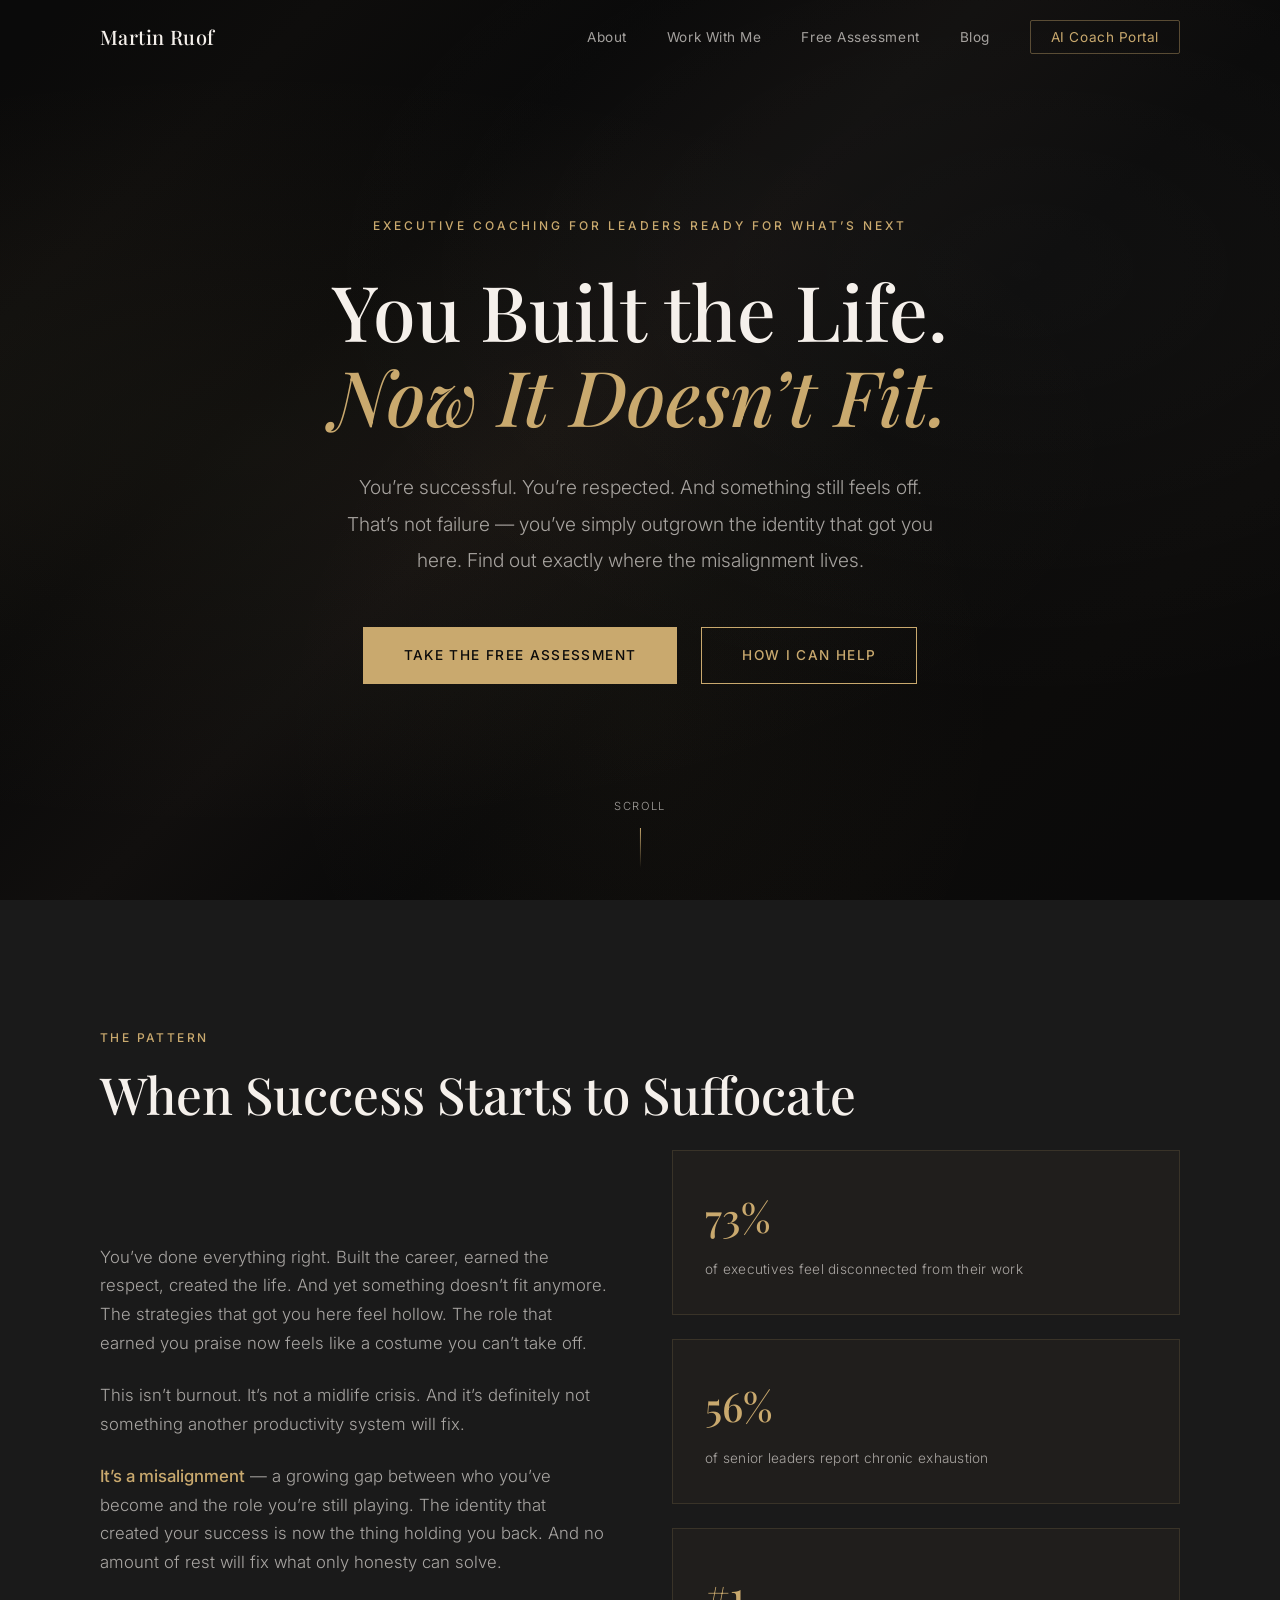
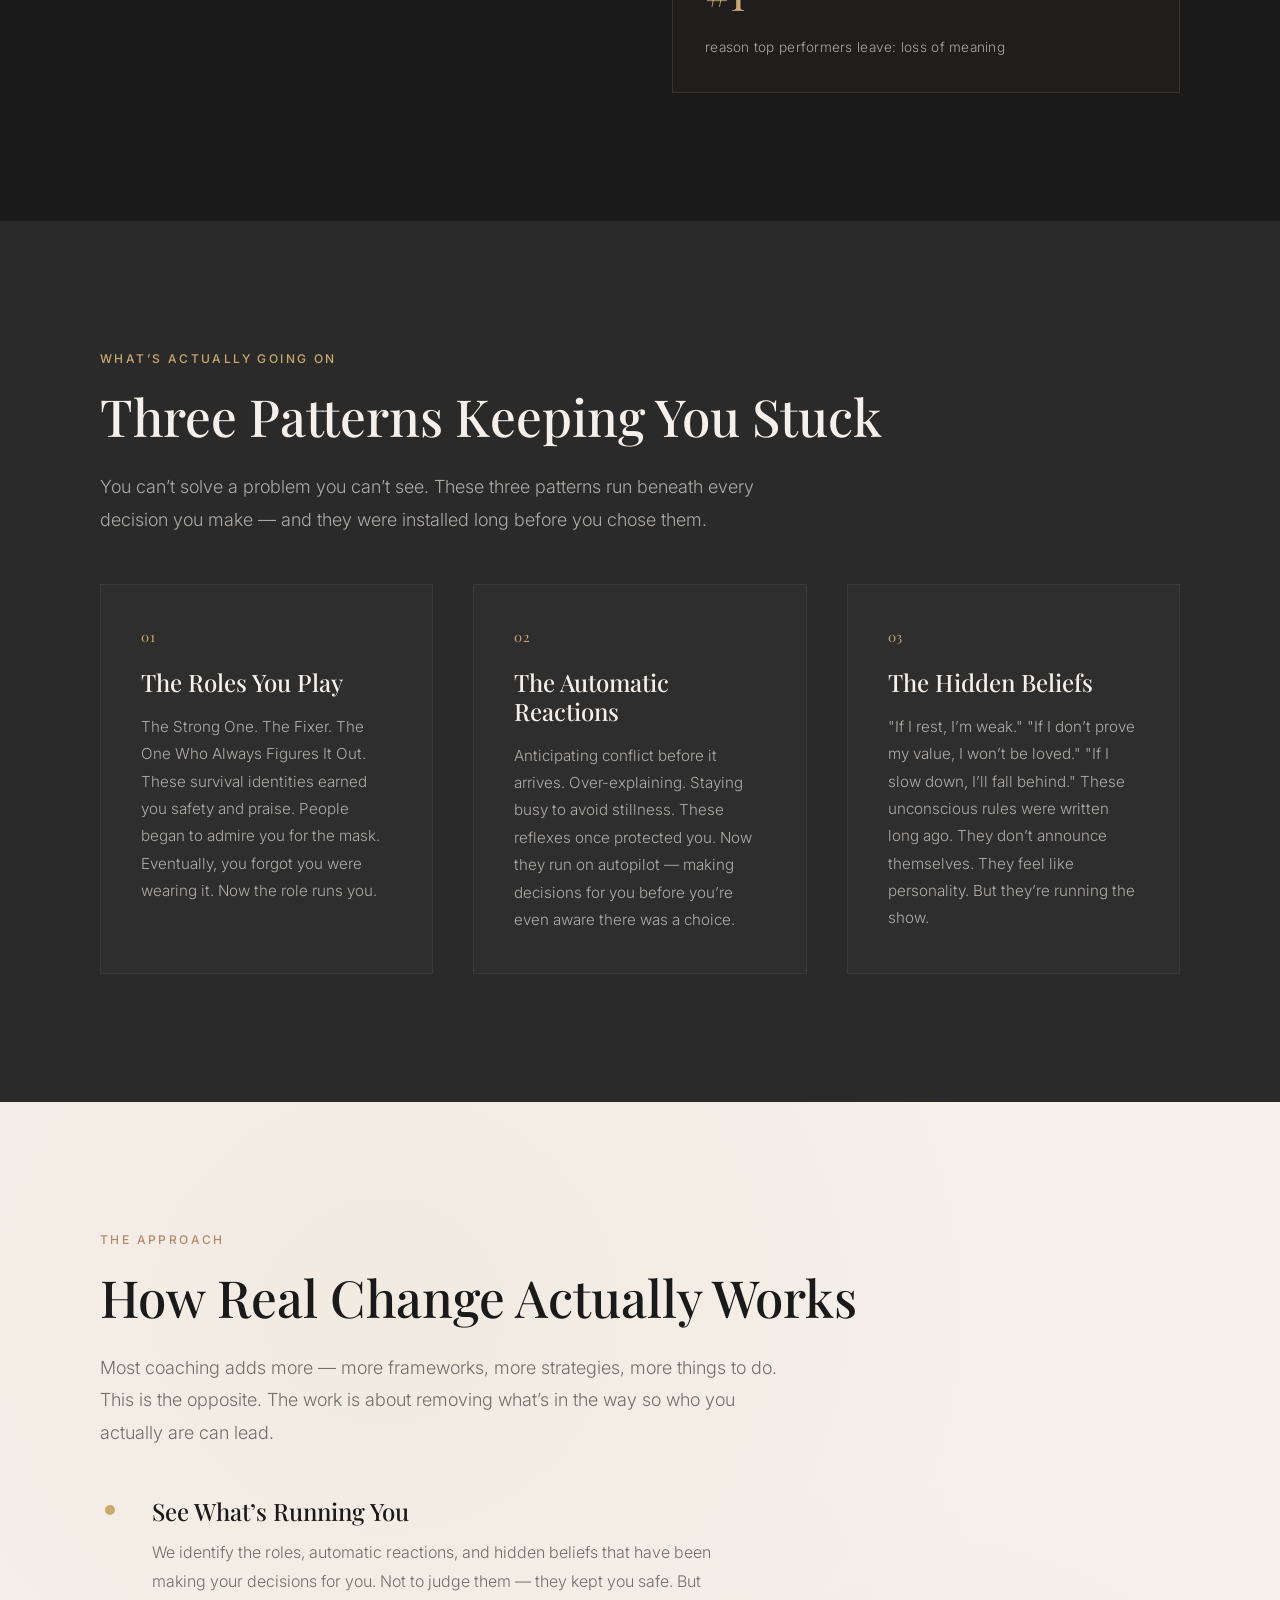
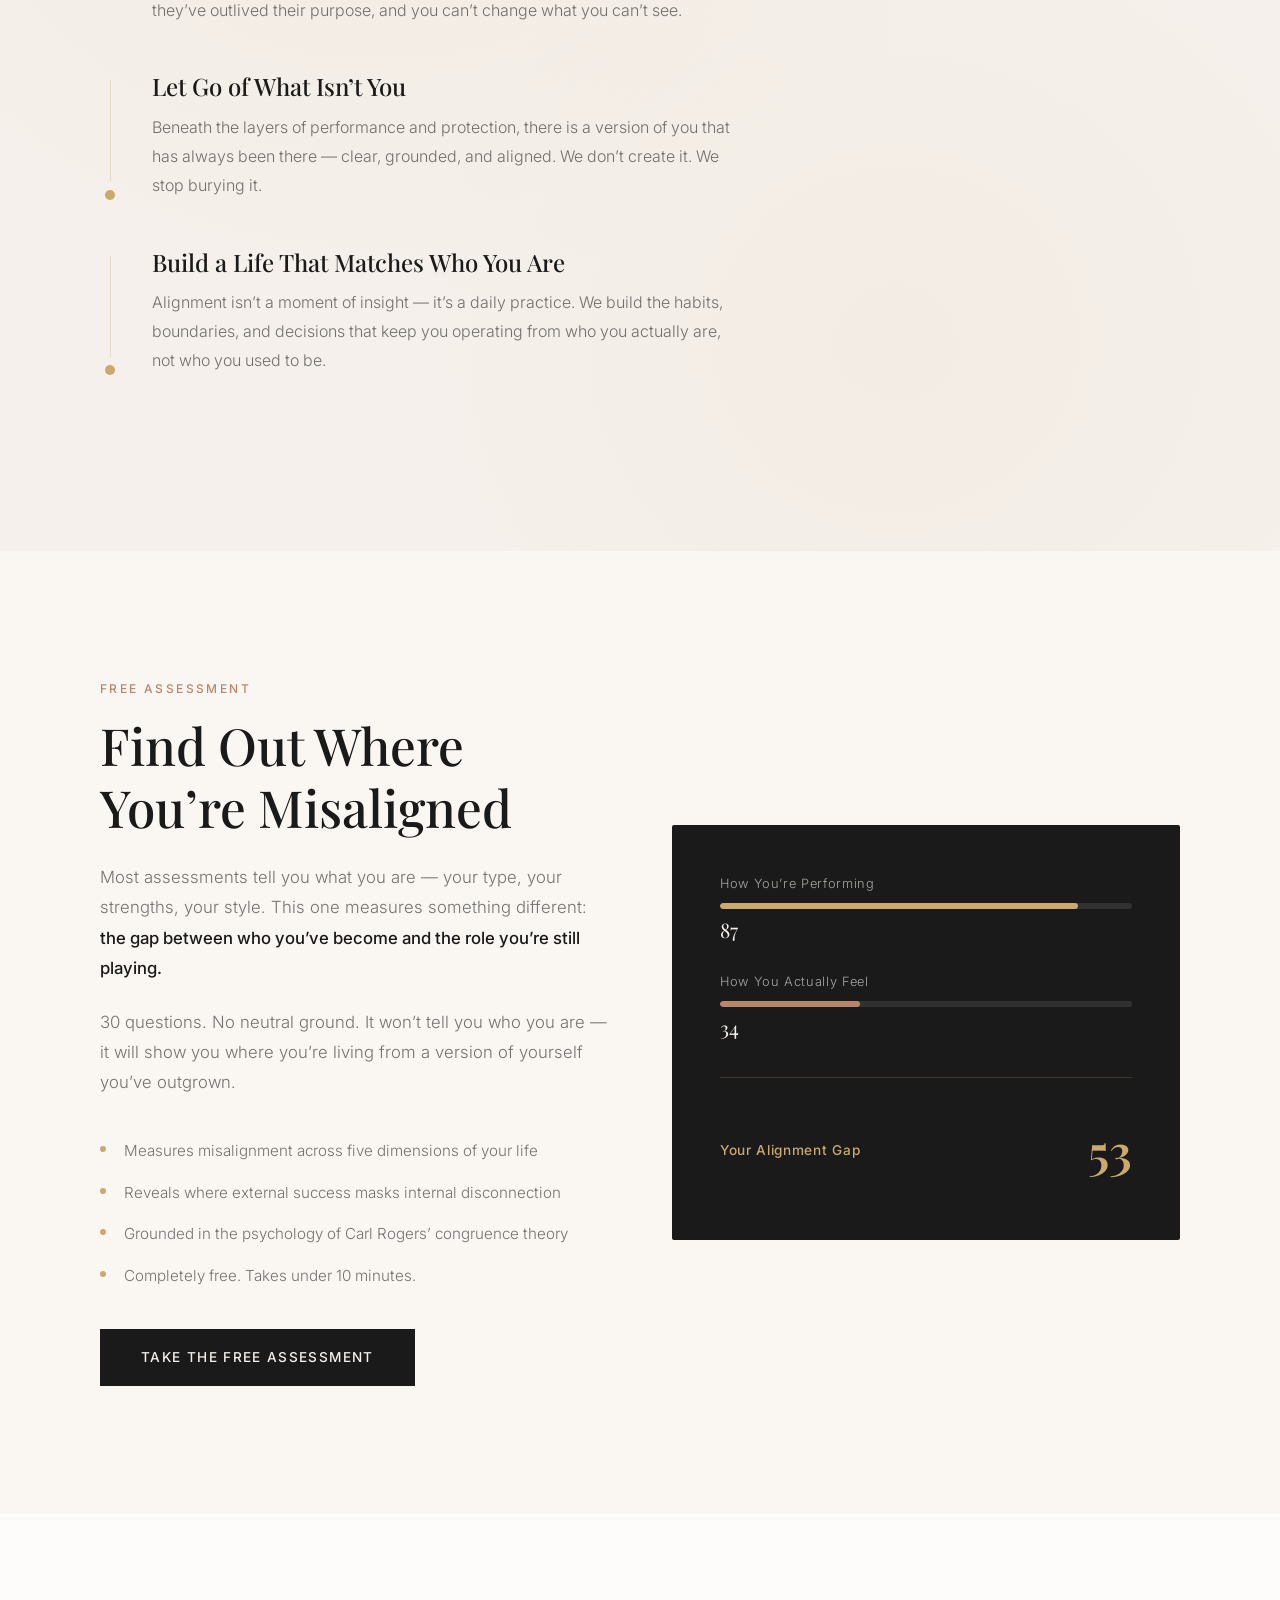
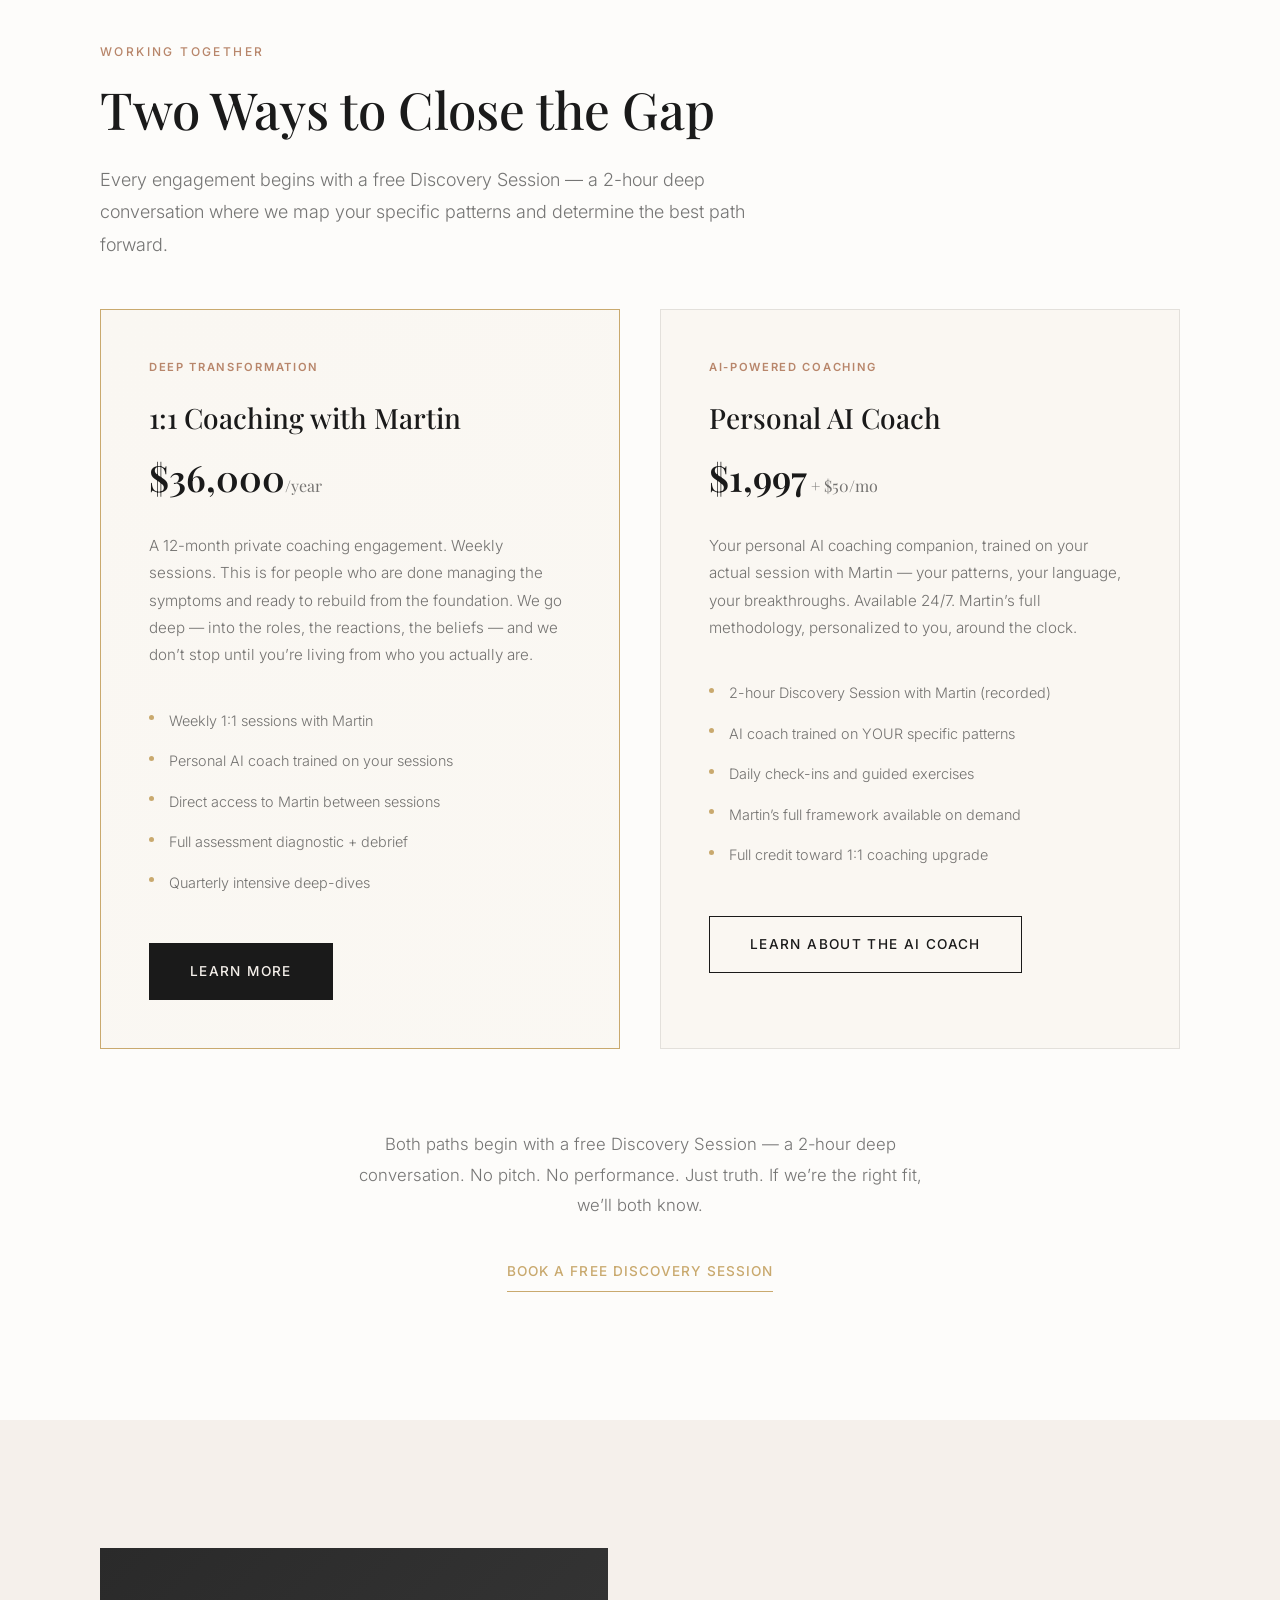
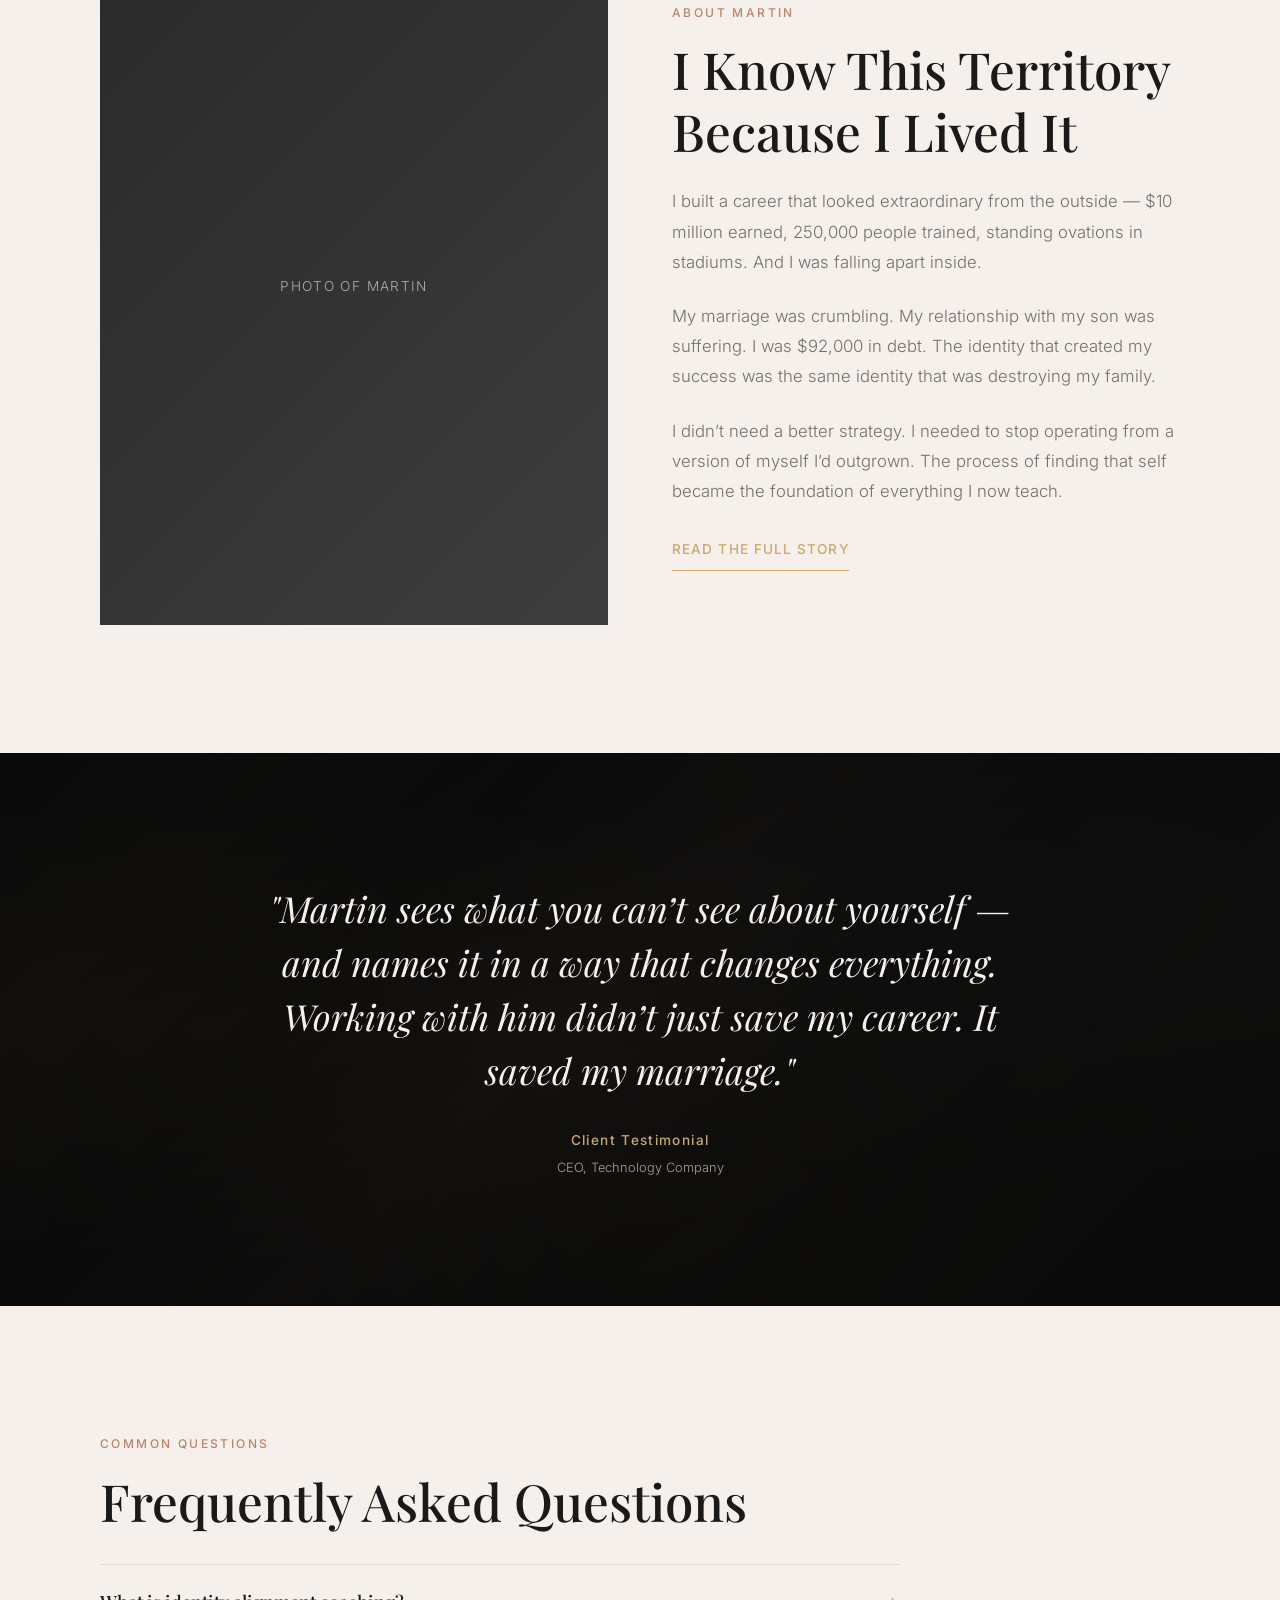
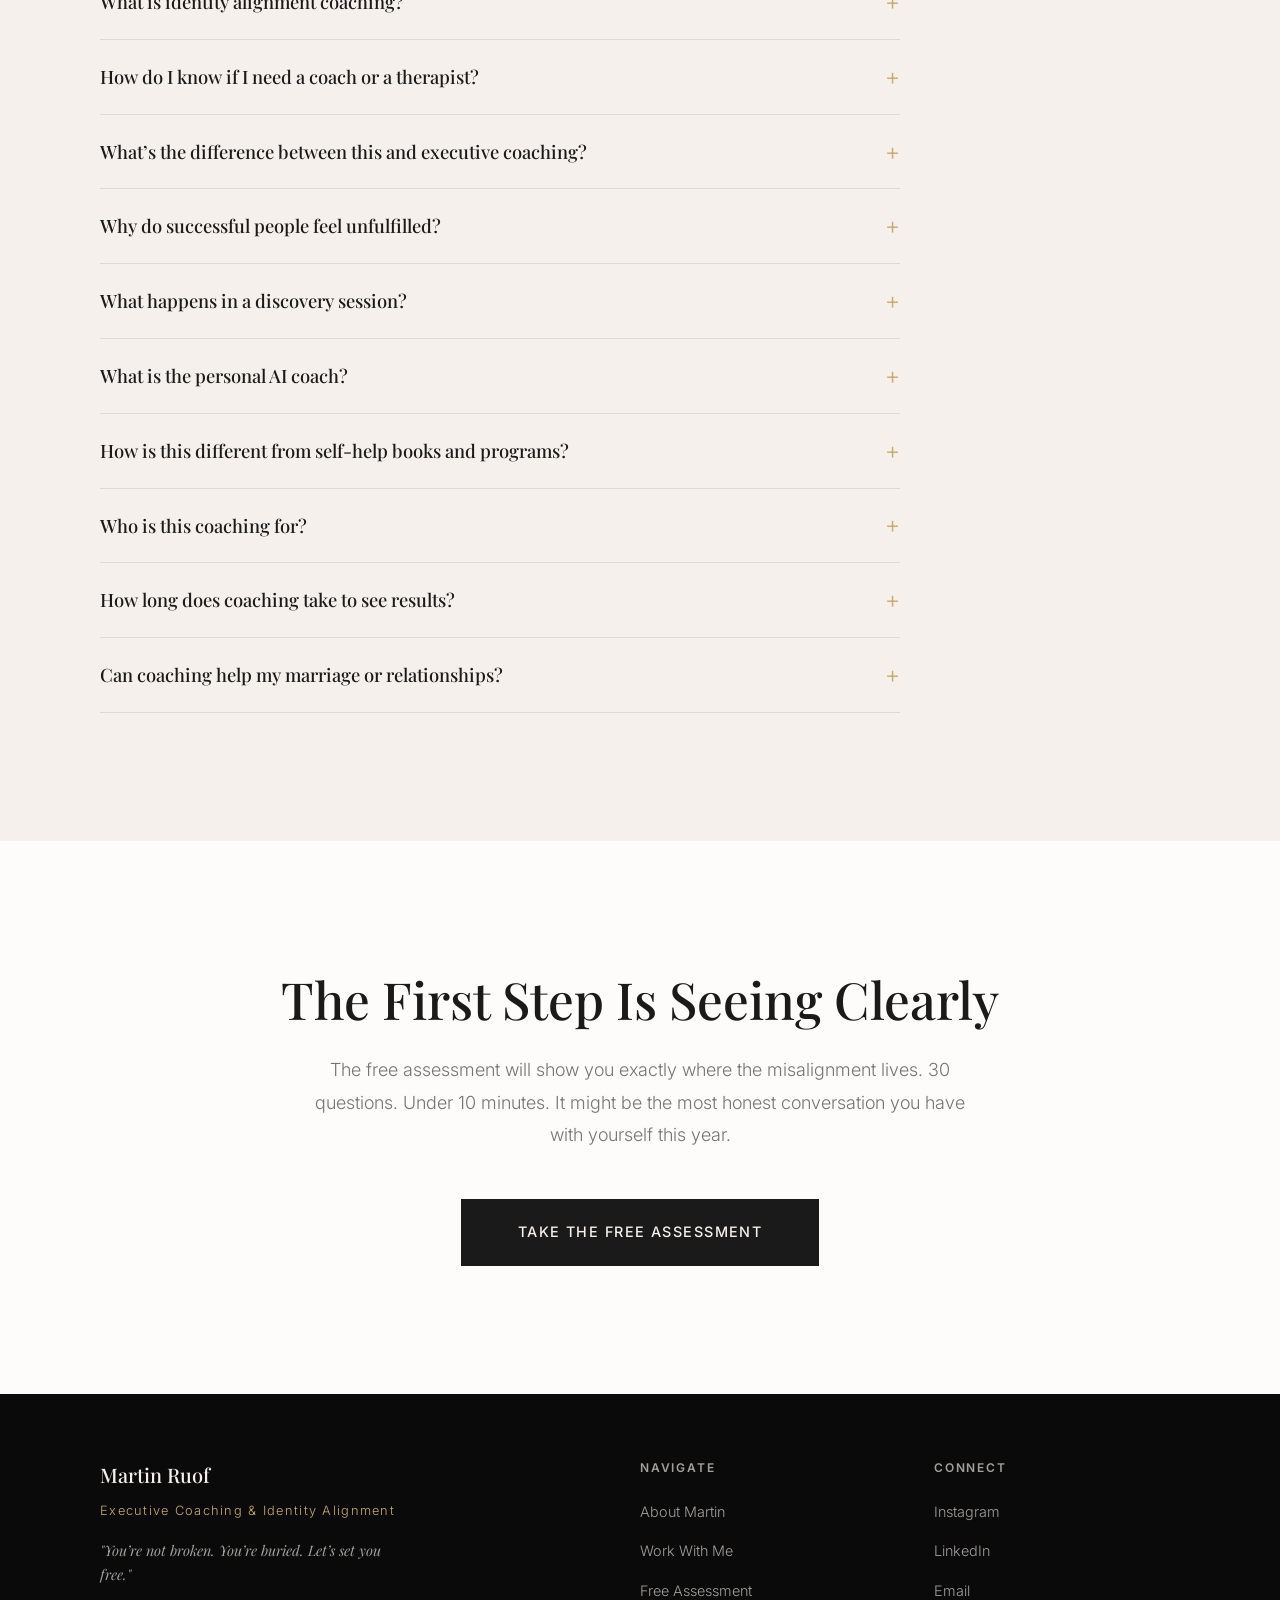
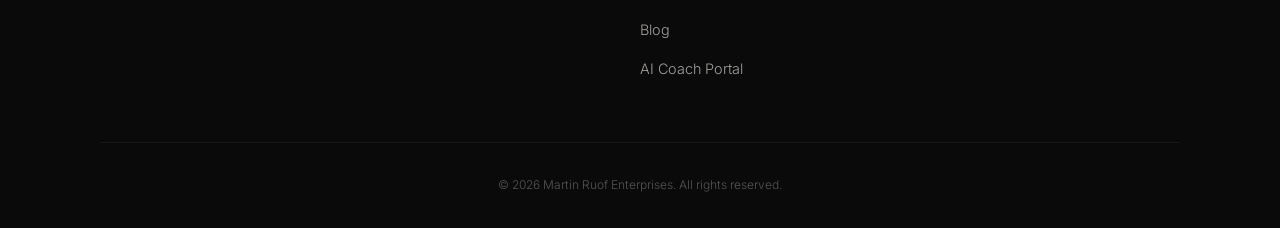
<file: index.html>
<!DOCTYPE html>
<html lang="en">
<head>
  <meta charset="UTF-8">
  <meta name="viewport" content="width=device-width, initial-scale=1.0">
  <title>Martin Ruof | Executive Coach for High-Achievers Who’ve Outgrown Their Success</title>
  <meta name="description" content="You built a life people admire — but it doesn’t fit anymore. Martin Ruof helps successful professionals realign who they are with how they live. Take the free assessment.">
  <link rel="canonical" href="https://martinruof.com/">
  <link rel="preconnect" href="https://fonts.googleapis.com">
  <link rel="preconnect" href="https://fonts.gstatic.com" crossorigin>
  <link href="https://fonts.googleapis.com/css2?family=Playfair+Display:ital,wght@0,400;0,500;0,600;0,700;1,400;1,500&family=Inter:wght@300;400;500;600&display=swap" rel="stylesheet">
  <link rel="stylesheet" href="css/style.css">

  <!-- FAQ Schema for Google AI Overviews -->
  <script type="application/ld+json">
  {
    "@context": "https://schema.org",
    "@type": "FAQPage",
    "mainEntity": [
      {
        "@type": "Question",
        "name": "What is identity alignment coaching?",
        "acceptedAnswer": {
          "@type": "Answer",
          "text": "Identity alignment coaching helps successful professionals close the gap between who they’ve become internally and the role they’re still playing externally. Unlike traditional executive coaching that focuses on performance or strategy, identity alignment addresses the root cause of why high-achievers feel stuck, exhausted, or unfulfilled despite their success. It works by identifying the unconscious patterns — outdated roles, automatic reactions, and hidden beliefs — that were installed early in life and no longer serve who you are today."
        }
      },
      {
        "@type": "Question",
        "name": "How do I know if I need a coach or a therapist?",
        "acceptedAnswer": {
          "@type": "Answer",
          "text": "Therapy is generally focused on healing past wounds, processing trauma, and addressing clinical mental health concerns. Coaching is forward-focused: it’s about closing the gap between where you are and where you want to be. Many of Martin’s clients have done therapy and found it helpful — but they hit a ceiling. They don’t need to process more of the past. They need to stop operating from an identity they’ve outgrown. If you’re high-functioning but feel like you’re performing a version of yourself that no longer fits, coaching is likely the right next step."
        }
      },
      {
        "@type": "Question",
        "name": "What’s the difference between executive coaching and what Martin Ruof does?",
        "acceptedAnswer": {
          "@type": "Answer",
          "text": "Most executive coaching focuses on leadership skills, communication, and performance optimization. Martin’s work goes deeper. Instead of adding more tools to your toolkit, he helps you identify and release the unconscious patterns that are running your life — the roles you adopted to survive, the reflexes that once protected you but now limit you, and the internal agreements you made about what’s required to be worthy. The result isn’t just better performance. It’s a fundamental shift in how you experience your success, your relationships, and yourself."
        }
      },
      {
        "@type": "Question",
        "name": "Why do successful people feel unfulfilled?",
        "acceptedAnswer": {
          "@type": "Answer",
          "text": "Success often comes from an identity that was built for survival — being the strong one, the provider, the person who always figures it out. These identities work brilliantly for building careers and earning respect. But over time, you outgrow them. The strategies that got you here start suffocating you. You feel exhausted not because of what you do, but because of who you have to be to do it. This isn’t burnout and it’s not a midlife crisis. It’s a misalignment between who you’ve become and the role you’re still playing."
        }
      },
      {
        "@type": "Question",
        "name": "What happens in a discovery session with Martin Ruof?",
        "acceptedAnswer": {
          "@type": "Answer",
          "text": "The discovery session is a free, 2-hour deep conversation — not a sales pitch. Martin maps your specific patterns: the roles you play, the automatic reactions that run your decisions, and the hidden beliefs that keep you stuck. Most clients say it’s the most honest conversation they’ve had in years. By the end, you’ll have a clear picture of where the misalignment lives in your life and what it would take to close the gap. From there, you’ll know whether working together makes sense."
        }
      },
      {
        "@type": "Question",
        "name": "What is a personal AI coach and how does it work?",
        "acceptedAnswer": {
          "@type": "Answer",
          "text": "Martin’s personal AI coach is an AI companion trained specifically on your recorded session with Martin — your patterns, your language, your breakthroughs. It’s not generic motivational AI. It knows your story, understands your specific challenges, and uses Martin’s coaching methodology calibrated to you. It provides daily check-ins, guided exercises, and on-demand coaching support 24/7. Think of it as having Martin’s framework available whenever you need it, personalized to your life."
        }
      },
      {
        "@type": "Question",
        "name": "How is Martin Ruof’s coaching different from self-help books and programs?",
        "acceptedAnswer": {
          "@type": "Answer",
          "text": "Self-help books and programs give you information. Martin’s coaching gives you transformation. The difference is specificity: books speak to everyone, coaching speaks to you. Most self-help addresses symptoms — better habits, more discipline, improved time management. Martin’s work addresses the invisible operating system beneath those symptoms: the identity patterns that determine how you show up in every area of your life. You can’t read your way out of a pattern you can’t see."
        }
      },
      {
        "@type": "Question",
        "name": "Who is Martin Ruof’s coaching for?",
        "acceptedAnswer": {
          "@type": "Answer",
          "text": "Martin works with high-achieving professionals — executives, founders, and leaders — who have built successful lives but feel a growing disconnect between their external success and their internal experience. His clients are typically earning well, respected in their field, and performing at a high level. But privately, they feel exhausted by the role they’re playing, their relationships are suffering, or they’ve hit an invisible wall that no amount of strategy or hustle can break through."
        }
      },
      {
        "@type": "Question",
        "name": "How long does coaching with Martin Ruof take to see results?",
        "acceptedAnswer": {
          "@type": "Answer",
          "text": "Most clients experience a significant shift within the first discovery session — a clarity about what’s been driving their behavior that they couldn’t see before. The 1:1 coaching engagement is 12 months because lasting transformation requires sustained work. The first few months focus on identifying and releasing old patterns. The middle months are about building new ways of operating. The final months are about refinement and making alignment sustainable. The AI coach option provides ongoing support for those who want to work at their own pace."
        }
      },
      {
        "@type": "Question",
        "name": "Can coaching help my marriage or relationships?",
        "acceptedAnswer": {
          "@type": "Answer",
          "text": "Yes — and this is one of the most common outcomes. When you’re operating from an outdated identity, your closest relationships bear the heaviest cost. The people who love you can feel that something is off, even if they can’t name it. As you realign with who you actually are, your relationships transform — not because your partner changes, but because you show up differently. Martin’s own story includes saving his marriage and rebuilding his relationship with his son through this exact process."
        }
      }
    ]
  }
  </script>

  <!-- Person Schema -->
  <script type="application/ld+json">
  {
    "@context": "https://schema.org",
    "@type": "Person",
    "name": "Martin Ruof",
    "jobTitle": "Executive Coach & Identity Alignment Specialist",
    "url": "https://martinruof.com",
    "sameAs": [
      "https://instagram.com/martinruof",
      "https://linkedin.com/in/martinruof"
    ],
    "description": "Martin Ruof helps high-achieving professionals who’ve outgrown the identity that built their success. Through 1:1 coaching and AI-powered support, he guides leaders from performance to presence."
  }
  </script>
</head>
<body>

  <!-- NAVIGATION -->
  <nav class="nav" id="nav">
    <div class="nav-inner">
      <a href="/" class="nav-logo">Martin Ruof</a>
      <button class="nav-toggle" id="navToggle" aria-label="Toggle menu">
        <span></span><span></span><span></span>
      </button>
      <ul class="nav-links" id="navLinks">
        <li><a href="/pages/about.html">About</a></li>
        <li><a href="/pages/work-with-me.html">Work With Me</a></li>
        <li><a href="/pages/assessment.html">Free Assessment</a></li>
        <li><a href="/blog/">Blog</a></li>
        <li><a href="/pages/ai-coach.html" class="nav-portal">AI Coach Portal</a></li>
      </ul>
    </div>
  </nav>

  <!-- HERO: ASSESSMENT-FIRST — DARK MARBLE -->
  <section class="hero">
    <div class="hero-marble-overlay"></div>
    <div class="hero-content">
      <p class="hero-preheading">Executive Coaching for Leaders Ready for What’s Next</p>
      <h1 class="hero-headline">
        You Built the Life.<br>
        <span class="hero-accent">Now It Doesn’t Fit.</span>
      </h1>
      <p class="hero-subheadline">
        You’re successful. You’re respected. And something still feels off.
        That’s not failure — you’ve simply outgrown the identity that got you here.
        Find out exactly where the misalignment lives.
      </p>
      <div class="hero-ctas">
        <a href="/pages/assessment.html" class="btn btn-primary">Take the Free Assessment</a>
        <a href="/pages/work-with-me.html" class="btn btn-secondary">How I Can Help</a>
      </div>
    </div>
    <div class="hero-scroll-indicator">
      <span>Scroll</span>
      <div class="scroll-line"></div>
    </div>
  </section>

  <!-- SECTION: THE PROBLEM — TRANSITIONAL (DARK TO MID) -->
  <section class="section section-problem">
    <div class="container">
      <div class="section-label">The Pattern</div>
      <h2 class="section-heading">When Success Starts to Suffocate</h2>
      <div class="problem-grid">
        <div class="problem-text">
          <p>
            You’ve done everything right. Built the career, earned the respect,
            created the life. And yet something doesn’t fit anymore. The strategies
            that got you here feel hollow. The role that earned you praise now feels
            like a costume you can’t take off.
          </p>
          <p>
            This isn’t burnout. It’s not a midlife crisis. And it’s definitely not
            something another productivity system will fix.
          </p>
          <p>
            <strong>It’s a misalignment</strong> — a growing gap between who you’ve become
            and the role you’re still playing. The identity that created your success is
            now the thing holding you back. And no amount of rest will fix what only
            honesty can solve.
          </p>
        </div>
        <div class="problem-stats">
          <div class="stat-card">
            <span class="stat-number">73%</span>
            <span class="stat-label">of executives feel disconnected from their work</span>
          </div>
          <div class="stat-card">
            <span class="stat-number">56%</span>
            <span class="stat-label">of senior leaders report chronic exhaustion</span>
          </div>
          <div class="stat-card">
            <span class="stat-number">#1</span>
            <span class="stat-label">reason top performers leave: loss of meaning</span>
          </div>
        </div>
      </div>
    </div>
  </section>

  <!-- SECTION: THREE INVISIBLE PATTERNS — MID TONE -->
  <section class="section section-forces">
    <div class="container">
      <div class="section-label">What’s Actually Going On</div>
      <h2 class="section-heading">Three Patterns Keeping You Stuck</h2>
      <p class="section-intro">
        You can’t solve a problem you can’t see. These three patterns run beneath
        every decision you make — and they were installed long before you chose them.
      </p>
      <div class="forces-grid">
        <div class="force-card">
          <span class="force-number">01</span>
          <h3 class="force-title">The Roles You Play</h3>
          <p class="force-description">
            The Strong One. The Fixer. The One Who Always Figures It Out.
            These survival identities earned you safety and praise. People
            began to admire you for the mask. Eventually, you forgot
            you were wearing it. Now the role runs you.
          </p>
        </div>
        <div class="force-card">
          <span class="force-number">02</span>
          <h3 class="force-title">The Automatic Reactions</h3>
          <p class="force-description">
            Anticipating conflict before it arrives. Over-explaining. Staying
            busy to avoid stillness. These reflexes once protected you. Now they
            run on autopilot — making decisions for you before you’re even
            aware there was a choice.
          </p>
        </div>
        <div class="force-card">
          <span class="force-number">03</span>
          <h3 class="force-title">The Hidden Beliefs</h3>
          <p class="force-description">
            "If I rest, I’m weak." "If I don’t prove my value, I won’t be loved."
            "If I slow down, I’ll fall behind." These unconscious rules were
            written long ago. They don’t announce themselves. They feel like
            personality. But they’re running the show.
          </p>
        </div>
      </div>
    </div>
  </section>

  <!-- SECTION: HOW IT WORKS — LIGHT MARBLE -->
  <section class="section section-method">
    <div class="marble-light-overlay"></div>
    <div class="container">
      <div class="section-label">The Approach</div>
      <h2 class="section-heading">How Real Change Actually Works</h2>
      <p class="section-intro">
        Most coaching adds more — more frameworks, more strategies, more things to do.
        This is the opposite. The work is about removing what’s in the way so who you
        actually are can lead.
      </p>
      <div class="method-steps">
        <div class="method-step">
          <div class="step-marker">
            <span class="step-line"></span>
            <span class="step-dot"></span>
          </div>
          <div class="step-content">
            <h3>See What’s Running You</h3>
            <p>
              We identify the roles, automatic reactions, and hidden beliefs
              that have been making your decisions for you. Not to judge them —
              they kept you safe. But they’ve outlived their purpose, and you
              can’t change what you can’t see.
            </p>
          </div>
        </div>
        <div class="method-step">
          <div class="step-marker">
            <span class="step-line"></span>
            <span class="step-dot"></span>
          </div>
          <div class="step-content">
            <h3>Let Go of What Isn’t You</h3>
            <p>
              Beneath the layers of performance and protection, there is a
              version of you that has always been there — clear, grounded,
              and aligned. We don’t create it. We stop burying it.
            </p>
          </div>
        </div>
        <div class="method-step">
          <div class="step-marker">
            <span class="step-line"></span>
            <span class="step-dot"></span>
          </div>
          <div class="step-content">
            <h3>Build a Life That Matches Who You Are</h3>
            <p>
              Alignment isn’t a moment of insight — it’s a daily practice.
              We build the habits, boundaries, and decisions that keep you
              operating from who you actually are, not who you used to be.
            </p>
          </div>
        </div>
      </div>
    </div>
  </section>

  <!-- SECTION: THE ASSESSMENT — LIGHT -->
  <section class="section section-assessment">
    <div class="container">
      <div class="assessment-content">
        <div class="section-label">Free Assessment</div>
        <h2 class="section-heading">Find Out Where You’re Misaligned</h2>
        <p class="assessment-description">
          Most assessments tell you what you are — your type, your strengths,
          your style. This one measures something different:
          <strong>the gap between who you’ve become and the role you’re still playing.</strong>
        </p>
        <p class="assessment-description">
          30 questions. No neutral ground. It won’t tell you who you are — it will show you
          where you’re living from a version of yourself you’ve outgrown.
        </p>
        <ul class="assessment-features">
          <li>Measures misalignment across five dimensions of your life</li>
          <li>Reveals where external success masks internal disconnection</li>
          <li>Grounded in the psychology of Carl Rogers’ congruence theory</li>
          <li>Completely free. Takes under 10 minutes.</li>
        </ul>
        <a href="/pages/assessment.html" class="btn btn-primary">Take the Free Assessment</a>
      </div>
      <div class="assessment-visual">
        <div class="index-preview">
          <div class="index-bar">
            <span class="bar-label">How You’re Performing</span>
            <div class="bar-track"><div class="bar-fill" style="width: 87%"></div></div>
            <span class="bar-value">87</span>
          </div>
          <div class="index-bar">
            <span class="bar-label">How You Actually Feel</span>
            <div class="bar-track"><div class="bar-fill bar-fill-low" style="width: 34%"></div></div>
            <span class="bar-value">34</span>
          </div>
          <div class="index-gap">
            <span class="gap-label">Your Alignment Gap</span>
            <span class="gap-value">53</span>
          </div>
        </div>
      </div>
    </div>
  </section>

  <!-- SECTION: OFFERS — WARM/LIGHT -->
  <section class="section section-offers">
    <div class="container">
      <div class="section-label">Working Together</div>
      <h2 class="section-heading">Two Ways to Close the Gap</h2>
      <p class="section-intro">
        Every engagement begins with a free Discovery Session — a 2-hour deep conversation
        where we map your specific patterns and determine the best path forward.
      </p>
      <div class="offers-grid">
        <div class="offer-card offer-card-featured">
          <div class="offer-tag">Deep Transformation</div>
          <h3 class="offer-name">1:1 Coaching with Martin</h3>
          <p class="offer-price">$36,000<span>/year</span></p>
          <p class="offer-description">
            A 12-month private coaching engagement. Weekly sessions. This is for
            people who are done managing the symptoms and ready to rebuild from
            the foundation. We go deep — into the roles, the reactions, the beliefs —
            and we don’t stop until you’re living from who you actually are.
          </p>
          <ul class="offer-includes">
            <li>Weekly 1:1 sessions with Martin</li>
            <li>Personal AI coach trained on your sessions</li>
            <li>Direct access to Martin between sessions</li>
            <li>Full assessment diagnostic + debrief</li>
            <li>Quarterly intensive deep-dives</li>
          </ul>
          <a href="/pages/work-with-me.html" class="btn btn-primary">Learn More</a>
        </div>
        <div class="offer-card">
          <div class="offer-tag">AI-Powered Coaching</div>
          <h3 class="offer-name">Personal AI Coach</h3>
          <p class="offer-price">$1,997<span> + $50/mo</span></p>
          <p class="offer-description">
            Your personal AI coaching companion, trained on your actual session
            with Martin — your patterns, your language, your breakthroughs. Available
            24/7. Martin’s full methodology, personalized to you, around the clock.
          </p>
          <ul class="offer-includes">
            <li>2-hour Discovery Session with Martin (recorded)</li>
            <li>AI coach trained on YOUR specific patterns</li>
            <li>Daily check-ins and guided exercises</li>
            <li>Martin’s full framework available on demand</li>
            <li>Full credit toward 1:1 coaching upgrade</li>
          </ul>
          <a href="/pages/ai-coach.html" class="btn btn-secondary">Learn About the AI Coach</a>
        </div>
      </div>
      <div class="offers-note">
        <p>
          Both paths begin with a free Discovery Session — a 2-hour deep conversation.
          No pitch. No performance. Just truth. If we’re the right fit, we’ll both know.
        </p>
        <a href="/pages/work-with-me.html#book" class="btn btn-tertiary">Book a Free Discovery Session</a>
      </div>
    </div>
  </section>

  <!-- SECTION: ABOUT PREVIEW — WARM -->
  <section class="section section-about-preview">
    <div class="container">
      <div class="about-preview-grid">
        <div class="about-preview-image">
          <div class="photo-placeholder">
            <span>Photo of Martin</span>
          </div>
        </div>
        <div class="about-preview-text">
          <div class="section-label">About Martin</div>
          <h2 class="section-heading">I Know This Territory Because I Lived It</h2>
          <p>
            I built a career that looked extraordinary from the outside — $10 million earned,
            250,000 people trained, standing ovations in stadiums. And I was falling apart inside.
          </p>
          <p>
            My marriage was crumbling. My relationship with my son was suffering.
            I was $92,000 in debt. The identity that created my success was the same
            identity that was destroying my family.
          </p>
          <p>
            I didn’t need a better strategy. I needed to stop operating from a version
            of myself I’d outgrown. The process of finding that self became the foundation
            of everything I now teach.
          </p>
          <a href="/pages/about.html" class="btn btn-tertiary">Read the Full Story</a>
        </div>
      </div>
    </div>
  </section>

  <!-- SECTION: TESTIMONIAL — DARK MARBLE RETURN -->
  <section class="section section-testimonial">
    <div class="hero-marble-overlay"></div>
    <div class="container">
      <blockquote class="testimonial-quote">
        <p>"Martin sees what you can’t see about yourself — and names it in a way
           that changes everything. Working with him didn’t just save my career.
           It saved my marriage."</p>
        <cite>
          <span class="cite-name">Client Testimonial</span>
          <span class="cite-title">CEO, Technology Company</span>
        </cite>
      </blockquote>
    </div>
  </section>

  <!-- SECTION: FAQ — FOR SEO/AEO -->
  <section class="section section-faq" id="faq">
    <div class="container">
      <div class="section-label">Common Questions</div>
      <h2 class="section-heading">Frequently Asked Questions</h2>

      <div class="faq-list">
        <details class="faq-item">
          <summary class="faq-question">What is identity alignment coaching?</summary>
          <div class="faq-answer">
            <p>Identity alignment coaching helps successful professionals close the gap between who they’ve become internally and the role they’re still playing externally. Unlike traditional executive coaching that focuses on performance or strategy, identity alignment addresses the root cause of why high-achievers feel stuck, exhausted, or unfulfilled despite their success.</p>
            <p>It works by identifying the unconscious patterns — outdated roles, automatic reactions, and hidden beliefs — that were installed early in life and no longer serve who you are today.</p>
          </div>
        </details>

        <details class="faq-item">
          <summary class="faq-question">How do I know if I need a coach or a therapist?</summary>
          <div class="faq-answer">
            <p>Therapy is generally focused on healing past wounds, processing trauma, and addressing clinical mental health concerns. Coaching is forward-focused: it’s about closing the gap between where you are and where you want to be.</p>
            <p>Many of Martin’s clients have done therapy and found it helpful — but they hit a ceiling. They don’t need to process more of the past. They need to stop operating from an identity they’ve outgrown. If you’re high-functioning but feel like you’re performing a version of yourself that no longer fits, coaching is likely the right next step.</p>
          </div>
        </details>

        <details class="faq-item">
          <summary class="faq-question">What’s the difference between this and executive coaching?</summary>
          <div class="faq-answer">
            <p>Most executive coaching focuses on leadership skills, communication, and performance optimization. Martin’s work goes deeper. Instead of adding more tools to your toolkit, he helps you identify and release the unconscious patterns that are running your life.</p>
            <p>The result isn’t just better performance. It’s a fundamental shift in how you experience your success, your relationships, and yourself.</p>
          </div>
        </details>

        <details class="faq-item">
          <summary class="faq-question">Why do successful people feel unfulfilled?</summary>
          <div class="faq-answer">
            <p>Success often comes from an identity that was built for survival — being the strong one, the provider, the person who always figures it out. These identities work brilliantly for building careers and earning respect. But over time, you outgrow them.</p>
            <p>The strategies that got you here start suffocating you. You feel exhausted not because of what you do, but because of who you have to be to do it. This isn’t burnout and it’s not a midlife crisis. It’s a misalignment between who you’ve become and the role you’re still playing.</p>
          </div>
        </details>

        <details class="faq-item">
          <summary class="faq-question">What happens in a discovery session?</summary>
          <div class="faq-answer">
            <p>The discovery session is a free, 2-hour deep conversation — not a sales pitch. Martin maps your specific patterns: the roles you play, the automatic reactions that run your decisions, and the hidden beliefs that keep you stuck.</p>
            <p>Most clients say it’s the most honest conversation they’ve had in years. By the end, you’ll have a clear picture of where the misalignment lives in your life and what it would take to close the gap.</p>
          </div>
        </details>

        <details class="faq-item">
          <summary class="faq-question">What is the personal AI coach?</summary>
          <div class="faq-answer">
            <p>The personal AI coach is an AI companion trained specifically on your recorded session with Martin — your patterns, your language, your breakthroughs. It’s not generic motivational AI. It knows your story, understands your specific challenges, and uses Martin’s coaching methodology calibrated to you.</p>
            <p>It provides daily check-ins, guided exercises, and on-demand coaching support 24/7. Think of it as having Martin’s framework available whenever you need it, personalized to your life.</p>
          </div>
        </details>

        <details class="faq-item">
          <summary class="faq-question">How is this different from self-help books and programs?</summary>
          <div class="faq-answer">
            <p>Self-help gives you information. Coaching gives you transformation. The difference is specificity: books speak to everyone, coaching speaks to you.</p>
            <p>Most self-help addresses symptoms — better habits, more discipline, improved time management. Martin’s work addresses the invisible operating system beneath those symptoms: the identity patterns that determine how you show up in every area of your life. You can’t read your way out of a pattern you can’t see.</p>
          </div>
        </details>

        <details class="faq-item">
          <summary class="faq-question">Who is this coaching for?</summary>
          <div class="faq-answer">
            <p>Martin works with high-achieving professionals — executives, founders, and leaders — who have built successful lives but feel a growing disconnect between their external success and their internal experience.</p>
            <p>His clients are typically earning well, respected in their field, and performing at a high level. But privately, they feel exhausted by the role they’re playing, their relationships are suffering, or they’ve hit an invisible wall that no amount of strategy can break through.</p>
          </div>
        </details>

        <details class="faq-item">
          <summary class="faq-question">How long does coaching take to see results?</summary>
          <div class="faq-answer">
            <p>Most clients experience a significant shift within the first discovery session — a clarity about what’s been driving their behavior that they couldn’t see before. The 1:1 coaching engagement is 12 months because lasting transformation requires sustained work.</p>
            <p>The first few months focus on identifying and releasing old patterns. The middle months are about building new ways of operating. The final months are about making alignment sustainable. The AI coach option provides ongoing support for those who want to work at their own pace.</p>
          </div>
        </details>

        <details class="faq-item">
          <summary class="faq-question">Can coaching help my marriage or relationships?</summary>
          <div class="faq-answer">
            <p>Yes — and this is one of the most common outcomes. When you’re operating from an outdated identity, your closest relationships bear the heaviest cost. The people who love you can feel that something is off, even if they can’t name it.</p>
            <p>As you realign with who you actually are, your relationships transform — not because your partner changes, but because you show up differently. Martin’s own story includes saving his marriage and rebuilding his relationship with his son through this exact process.</p>
          </div>
        </details>
      </div>
    </div>
  </section>

  <!-- SECTION: FINAL CTA — ASSESSMENT-FIRST -->
  <section class="section section-final-cta">
    <div class="container">
      <h2 class="section-heading">The First Step Is Seeing Clearly</h2>
      <p class="section-intro">
        The free assessment will show you exactly where the misalignment lives.
        30 questions. Under 10 minutes. It might be the most honest
        conversation you have with yourself this year.
      </p>
      <a href="/pages/assessment.html" class="btn btn-primary btn-large">Take the Free Assessment</a>
    </div>
  </section>

  <!-- FOOTER -->
  <footer class="footer">
    <div class="container">
      <div class="footer-grid">
        <div class="footer-brand">
          <span class="footer-logo">Martin Ruof</span>
          <p class="footer-tagline">Executive Coaching & Identity Alignment</p>
          <p class="footer-philosophy">"You’re not broken. You’re buried. Let’s set you free."</p>
        </div>
        <div class="footer-links">
          <h4>Navigate</h4>
          <ul>
            <li><a href="/pages/about.html">About Martin</a></li>
            <li><a href="/pages/work-with-me.html">Work With Me</a></li>
            <li><a href="/pages/assessment.html">Free Assessment</a></li>
            <li><a href="/blog/">Blog</a></li>
            <li><a href="/pages/ai-coach.html">AI Coach Portal</a></li>
          </ul>
        </div>
        <div class="footer-connect">
          <h4>Connect</h4>
          <ul>
            <li><a href="https://instagram.com/martinruof" target="_blank">Instagram</a></li>
            <li><a href="https://linkedin.com/in/martinruof" target="_blank">LinkedIn</a></li>
            <li><a href="mailto:martin@martinruof.com">Email</a></li>
          </ul>
        </div>
      </div>
      <div class="footer-bottom">
        <p>&copy; 2026 Martin Ruof Enterprises. All rights reserved.</p>
      </div>
    </div>
  </footer>

  <script src="js/main.js"></script>
</body>
</html>
</file>
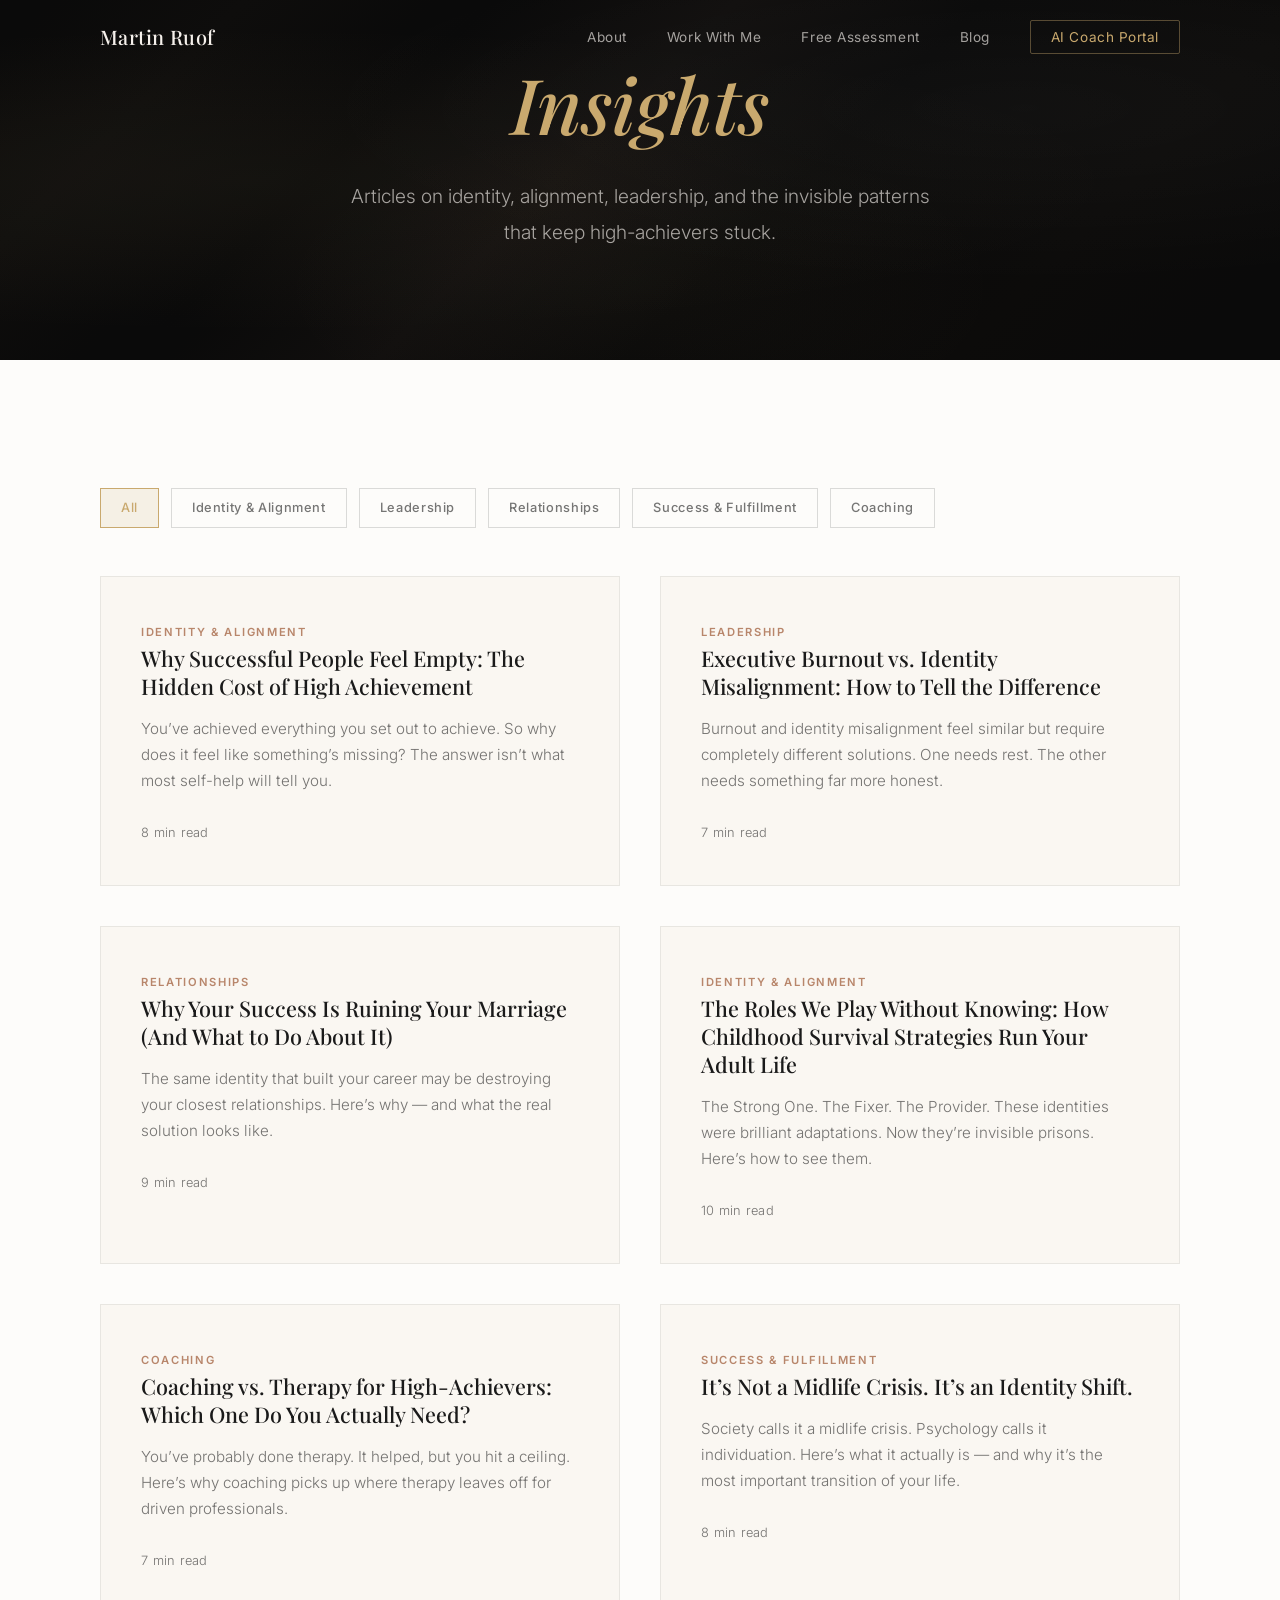
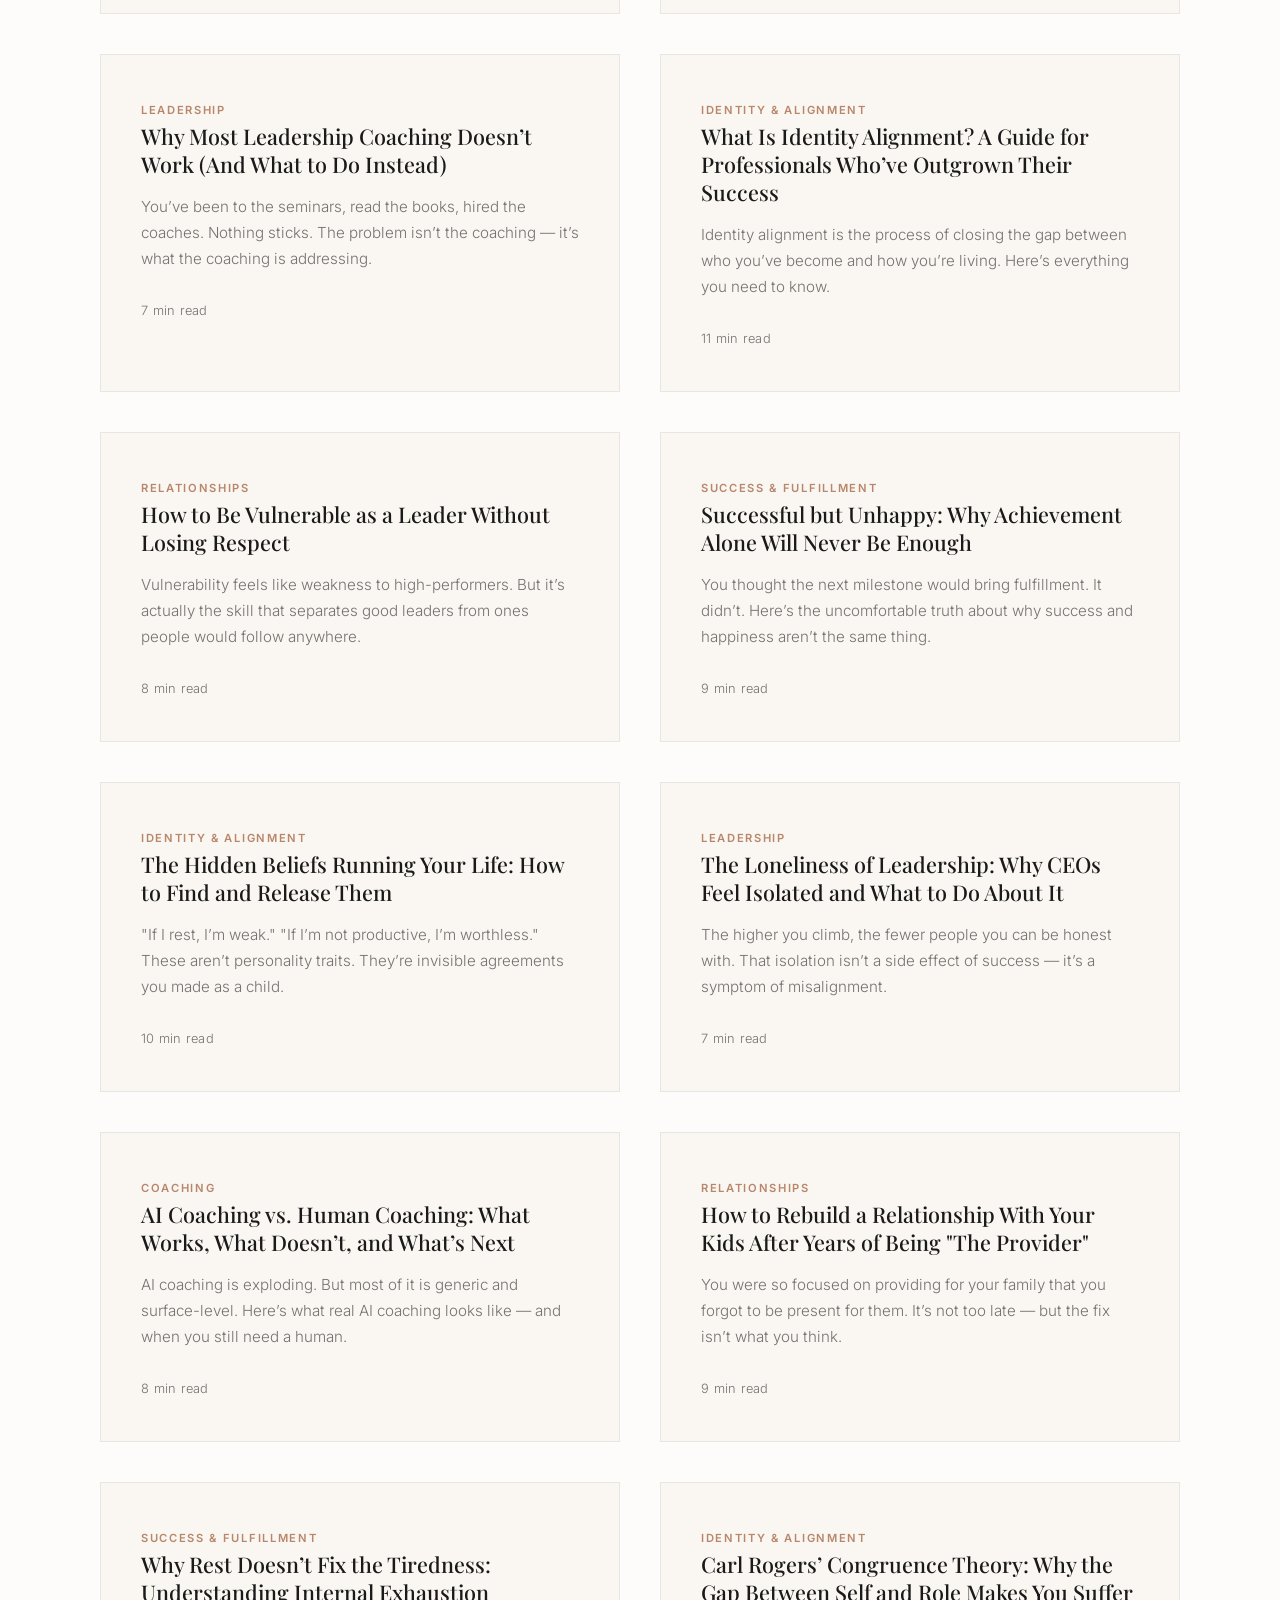
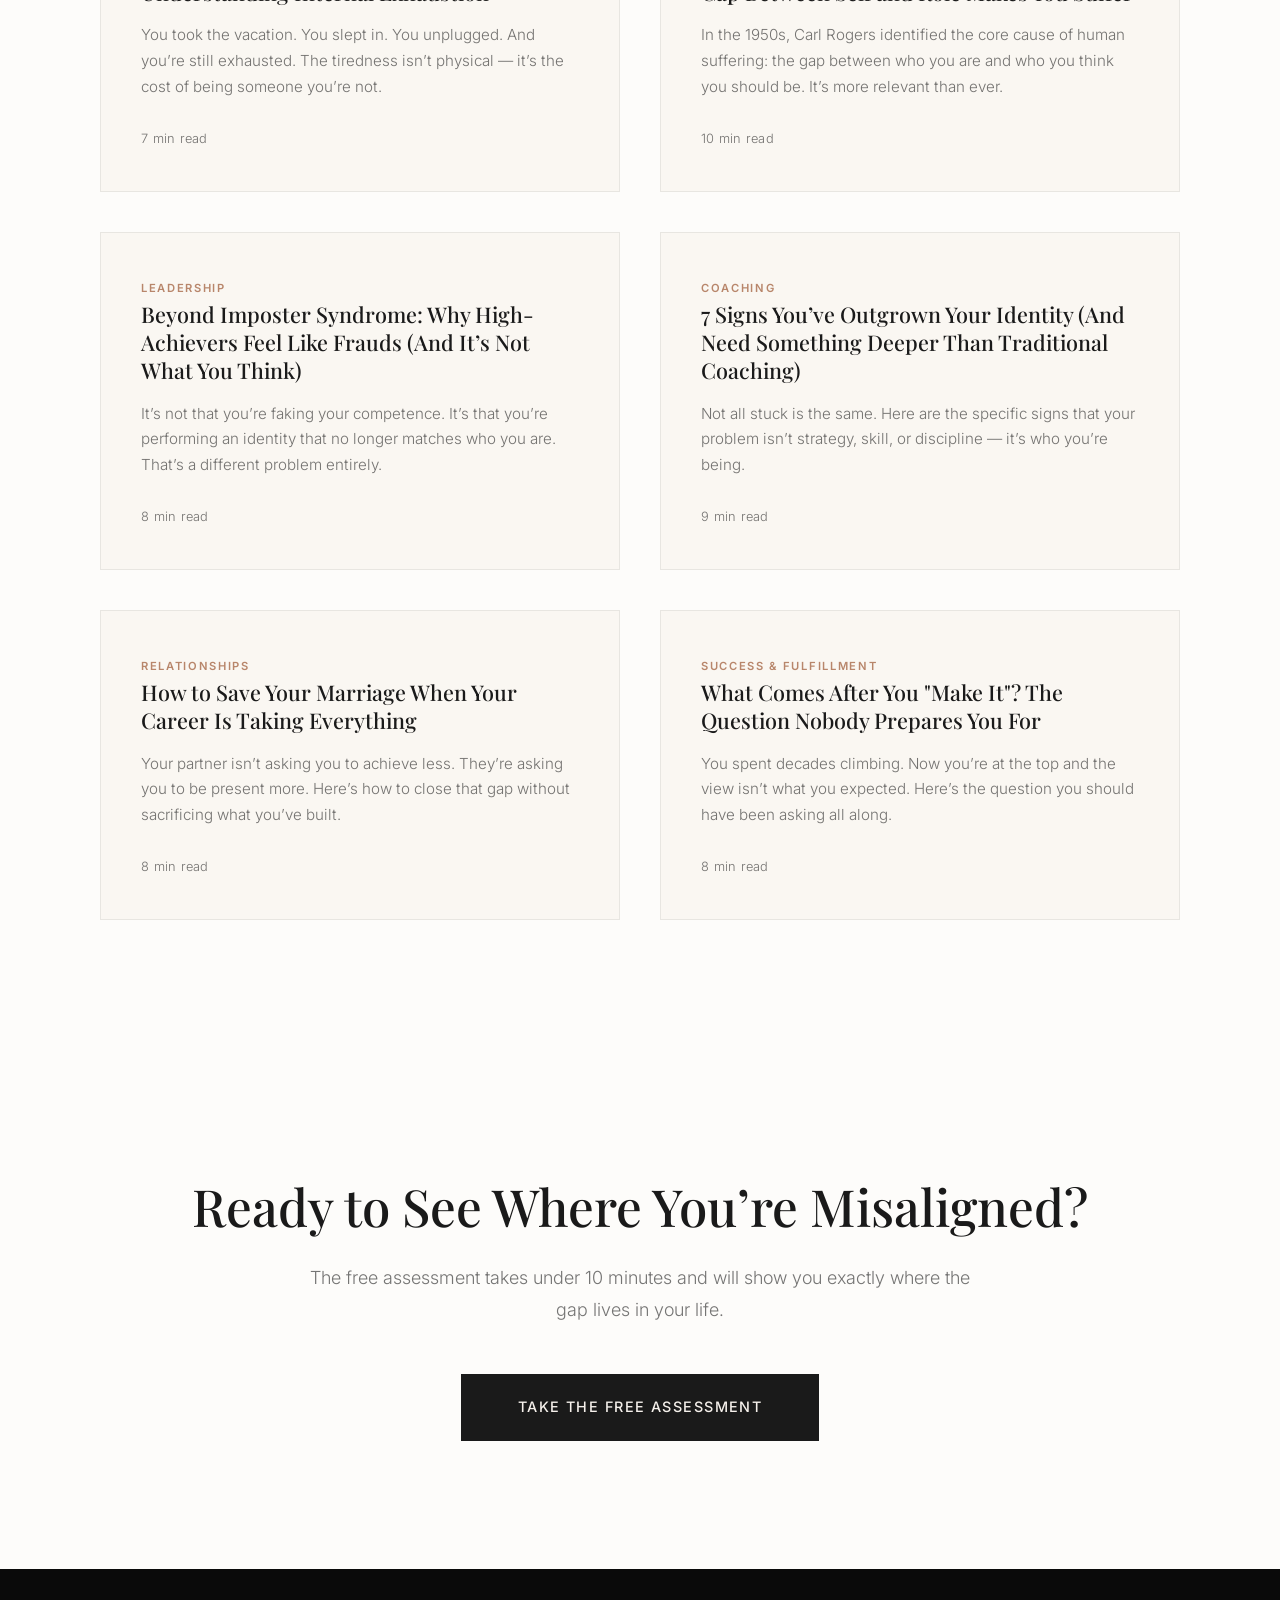
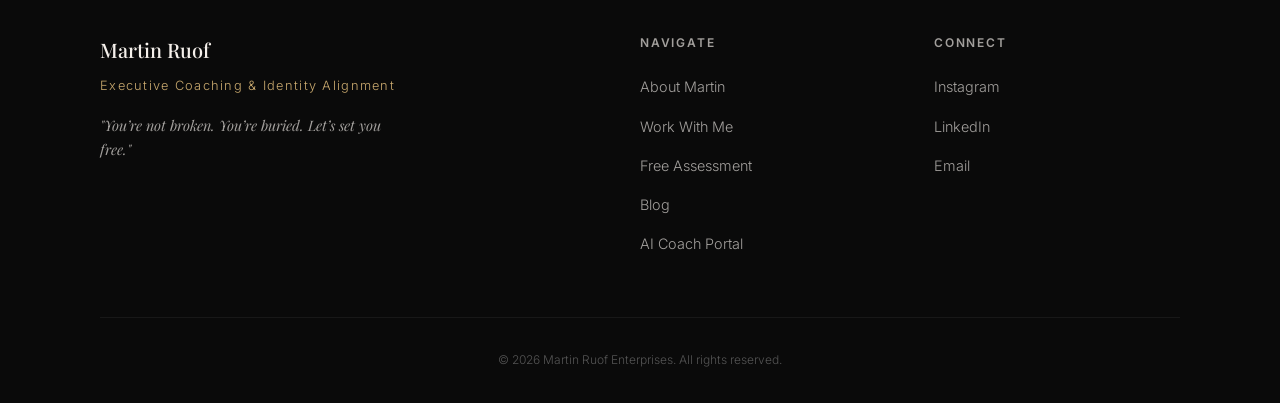
<file: blog/index.html>
<!DOCTYPE html>
<html lang="en">
<head>
  <meta charset="UTF-8">
  <meta name="viewport" content="width=device-width, initial-scale=1.0">
  <title>Blog | Martin Ruof — Identity Alignment for High-Achievers</title>
  <meta name="description" content="Articles on identity alignment, executive coaching, leadership burnout, relationship strain from success, and finding yourself after achievement. By Martin Ruof.">
  <link rel="canonical" href="https://martinruof.com/blog">
  <link rel="preconnect" href="https://fonts.googleapis.com">
  <link rel="preconnect" href="https://fonts.gstatic.com" crossorigin>
  <link href="https://fonts.googleapis.com/css2?family=Playfair+Display:ital,wght@0,400;0,500;0,600;0,700;1,400;1,500&family=Inter:wght@300;400;500;600&display=swap" rel="stylesheet">
  <link rel="stylesheet" href="../css/style.css">
  <style>
    .page-hero { min-height: 40vh; }

    .blog-grid {
      display: grid;
      grid-template-columns: repeat(auto-fill, minmax(340px, 1fr));
      gap: 2.5rem;
      margin-top: 3rem;
    }

    .blog-card {
      border: 1px solid rgba(26, 26, 26, 0.08);
      background: var(--marble-cream);
      padding: 2.5rem;
      transition: all 0.4s ease;
    }

    .blog-card:hover {
      border-color: rgba(201, 169, 110, 0.3);
      transform: translateY(-4px);
      box-shadow: 0 12px 40px rgba(0, 0, 0, 0.06);
    }

    .blog-card-category {
      font-size: 0.7rem;
      font-weight: 600;
      letter-spacing: 0.15em;
      text-transform: uppercase;
      color: var(--accent-copper);
      margin-bottom: 1rem;
    }

    .blog-card h3 {
      font-size: 1.35rem;
      line-height: 1.3;
      margin-bottom: 1rem;
      color: var(--text-dark);
    }

    .blog-card h3 a {
      color: inherit;
      transition: color 0.3s ease;
    }

    .blog-card h3 a:hover {
      color: var(--accent-gold);
    }

    .blog-card p {
      font-size: 0.95rem;
      color: var(--text-dark-muted);
      line-height: 1.7;
      margin-bottom: 1.5rem;
    }

    .blog-card-meta {
      font-size: 0.8rem;
      color: var(--text-dark-muted);
      letter-spacing: 0.02em;
    }

    .blog-categories {
      display: flex;
      flex-wrap: wrap;
      gap: 0.75rem;
      margin-bottom: 2rem;
    }

    .blog-category-tag {
      font-size: 0.8rem;
      font-weight: 500;
      letter-spacing: 0.05em;
      padding: 0.5rem 1.25rem;
      border: 1px solid rgba(26, 26, 26, 0.15);
      color: var(--text-dark-muted);
      cursor: pointer;
      transition: all 0.3s ease;
    }

    .blog-category-tag:hover,
    .blog-category-tag.active {
      border-color: var(--accent-gold);
      color: var(--accent-gold);
      background: var(--accent-gold-dim);
    }

    @media (max-width: 768px) {
      .blog-grid { grid-template-columns: 1fr; }
    }
  </style>
</head>
<body>

  <!-- NAVIGATION -->
  <nav class="nav" id="nav">
    <div class="nav-inner">
      <a href="/" class="nav-logo">Martin Ruof</a>
      <button class="nav-toggle" id="navToggle" aria-label="Toggle menu">
        <span></span><span></span><span></span>
      </button>
      <ul class="nav-links" id="navLinks">
        <li><a href="/pages/about.html">About</a></li>
        <li><a href="/pages/work-with-me.html">Work With Me</a></li>
        <li><a href="/pages/assessment.html">Free Assessment</a></li>
        <li><a href="/blog/">Blog</a></li>
        <li><a href="/pages/ai-coach.html" class="nav-portal">AI Coach Portal</a></li>
      </ul>
    </div>
  </nav>

  <!-- HERO -->
  <section class="hero page-hero">
    <div class="hero-marble-overlay"></div>
    <div class="hero-content">
      <h1 class="hero-headline">
        <span class="hero-accent">Insights</span>
      </h1>
      <p class="hero-subheadline">
        Articles on identity, alignment, leadership, and the invisible patterns
        that keep high-achievers stuck.
      </p>
    </div>
  </section>

  <!-- BLOG LISTING -->
  <section class="section section-offers">
    <div class="container">

      <div class="blog-categories">
        <span class="blog-category-tag active">All</span>
        <span class="blog-category-tag">Identity & Alignment</span>
        <span class="blog-category-tag">Leadership</span>
        <span class="blog-category-tag">Relationships</span>
        <span class="blog-category-tag">Success & Fulfillment</span>
        <span class="blog-category-tag">Coaching</span>
      </div>

      <div class="blog-grid">

        <!-- ARTICLE 1 -->
        <article class="blog-card">
          <span class="blog-card-category">Identity & Alignment</span>
          <h3><a href="/blog/why-successful-people-feel-empty.html">Why Successful People Feel Empty: The Hidden Cost of High Achievement</a></h3>
          <p>You’ve achieved everything you set out to achieve. So why does it feel like something’s missing? The answer isn’t what most self-help will tell you.</p>
          <span class="blog-card-meta">8 min read</span>
        </article>

        <!-- ARTICLE 2 -->
        <article class="blog-card">
          <span class="blog-card-category">Leadership</span>
          <h3><a href="/blog/executive-burnout-vs-identity-misalignment.html">Executive Burnout vs. Identity Misalignment: How to Tell the Difference</a></h3>
          <p>Burnout and identity misalignment feel similar but require completely different solutions. One needs rest. The other needs something far more honest.</p>
          <span class="blog-card-meta">7 min read</span>
        </article>

        <!-- ARTICLE 3 -->
        <article class="blog-card">
          <span class="blog-card-category">Relationships</span>
          <h3><a href="/blog/why-success-is-ruining-your-marriage.html">Why Your Success Is Ruining Your Marriage (And What to Do About It)</a></h3>
          <p>The same identity that built your career may be destroying your closest relationships. Here’s why — and what the real solution looks like.</p>
          <span class="blog-card-meta">9 min read</span>
        </article>

        <!-- ARTICLE 4 -->
        <article class="blog-card">
          <span class="blog-card-category">Identity & Alignment</span>
          <h3><a href="/blog/the-roles-we-play-without-knowing.html">The Roles We Play Without Knowing: How Childhood Survival Strategies Run Your Adult Life</a></h3>
          <p>The Strong One. The Fixer. The Provider. These identities were brilliant adaptations. Now they’re invisible prisons. Here’s how to see them.</p>
          <span class="blog-card-meta">10 min read</span>
        </article>

        <!-- ARTICLE 5 -->
        <article class="blog-card">
          <span class="blog-card-category">Coaching</span>
          <h3><a href="/blog/coaching-vs-therapy-for-high-achievers.html">Coaching vs. Therapy for High-Achievers: Which One Do You Actually Need?</a></h3>
          <p>You’ve probably done therapy. It helped, but you hit a ceiling. Here’s why coaching picks up where therapy leaves off for driven professionals.</p>
          <span class="blog-card-meta">7 min read</span>
        </article>

        <!-- ARTICLE 6 -->
        <article class="blog-card">
          <span class="blog-card-category">Success & Fulfillment</span>
          <h3><a href="/blog/midlife-crisis-or-identity-shift.html">It’s Not a Midlife Crisis. It’s an Identity Shift.</a></h3>
          <p>Society calls it a midlife crisis. Psychology calls it individuation. Here’s what it actually is — and why it’s the most important transition of your life.</p>
          <span class="blog-card-meta">8 min read</span>
        </article>

        <!-- ARTICLE 7 -->
        <article class="blog-card">
          <span class="blog-card-category">Leadership</span>
          <h3><a href="/blog/why-leadership-coaching-doesnt-work.html">Why Most Leadership Coaching Doesn’t Work (And What to Do Instead)</a></h3>
          <p>You’ve been to the seminars, read the books, hired the coaches. Nothing sticks. The problem isn’t the coaching — it’s what the coaching is addressing.</p>
          <span class="blog-card-meta">7 min read</span>
        </article>

        <!-- ARTICLE 8 -->
        <article class="blog-card">
          <span class="blog-card-category">Identity & Alignment</span>
          <h3><a href="/blog/what-is-identity-alignment.html">What Is Identity Alignment? A Guide for Professionals Who’ve Outgrown Their Success</a></h3>
          <p>Identity alignment is the process of closing the gap between who you’ve become and how you’re living. Here’s everything you need to know.</p>
          <span class="blog-card-meta">11 min read</span>
        </article>

        <!-- ARTICLE 9 -->
        <article class="blog-card">
          <span class="blog-card-category">Relationships</span>
          <h3><a href="/blog/how-to-be-vulnerable-as-a-leader.html">How to Be Vulnerable as a Leader Without Losing Respect</a></h3>
          <p>Vulnerability feels like weakness to high-performers. But it’s actually the skill that separates good leaders from ones people would follow anywhere.</p>
          <span class="blog-card-meta">8 min read</span>
        </article>

        <!-- ARTICLE 10 -->
        <article class="blog-card">
          <span class="blog-card-category">Success & Fulfillment</span>
          <h3><a href="/blog/successful-but-unhappy.html">Successful but Unhappy: Why Achievement Alone Will Never Be Enough</a></h3>
          <p>You thought the next milestone would bring fulfillment. It didn’t. Here’s the uncomfortable truth about why success and happiness aren’t the same thing.</p>
          <span class="blog-card-meta">9 min read</span>
        </article>

        <!-- ARTICLE 11 -->
        <article class="blog-card">
          <span class="blog-card-category">Identity & Alignment</span>
          <h3><a href="/blog/hidden-beliefs-running-your-life.html">The Hidden Beliefs Running Your Life: How to Find and Release Them</a></h3>
          <p>"If I rest, I’m weak." "If I’m not productive, I’m worthless." These aren’t personality traits. They’re invisible agreements you made as a child.</p>
          <span class="blog-card-meta">10 min read</span>
        </article>

        <!-- ARTICLE 12 -->
        <article class="blog-card">
          <span class="blog-card-category">Leadership</span>
          <h3><a href="/blog/ceo-loneliness-and-isolation.html">The Loneliness of Leadership: Why CEOs Feel Isolated and What to Do About It</a></h3>
          <p>The higher you climb, the fewer people you can be honest with. That isolation isn’t a side effect of success — it’s a symptom of misalignment.</p>
          <span class="blog-card-meta">7 min read</span>
        </article>

        <!-- ARTICLE 13 -->
        <article class="blog-card">
          <span class="blog-card-category">Coaching</span>
          <h3><a href="/blog/ai-coaching-vs-human-coaching.html">AI Coaching vs. Human Coaching: What Works, What Doesn’t, and What’s Next</a></h3>
          <p>AI coaching is exploding. But most of it is generic and surface-level. Here’s what real AI coaching looks like — and when you still need a human.</p>
          <span class="blog-card-meta">8 min read</span>
        </article>

        <!-- ARTICLE 14 -->
        <article class="blog-card">
          <span class="blog-card-category">Relationships</span>
          <h3><a href="/blog/rebuilding-relationship-with-your-kids.html">How to Rebuild a Relationship With Your Kids After Years of Being "The Provider"</a></h3>
          <p>You were so focused on providing for your family that you forgot to be present for them. It’s not too late — but the fix isn’t what you think.</p>
          <span class="blog-card-meta">9 min read</span>
        </article>

        <!-- ARTICLE 15 -->
        <article class="blog-card">
          <span class="blog-card-category">Success & Fulfillment</span>
          <h3><a href="/blog/why-rest-doesnt-fix-the-tiredness.html">Why Rest Doesn’t Fix the Tiredness: Understanding Internal Exhaustion</a></h3>
          <p>You took the vacation. You slept in. You unplugged. And you’re still exhausted. The tiredness isn’t physical — it’s the cost of being someone you’re not.</p>
          <span class="blog-card-meta">7 min read</span>
        </article>

        <!-- ARTICLE 16 -->
        <article class="blog-card">
          <span class="blog-card-category">Identity & Alignment</span>
          <h3><a href="/blog/carl-rogers-congruence-theory-explained.html">Carl Rogers’ Congruence Theory: Why the Gap Between Self and Role Makes You Suffer</a></h3>
          <p>In the 1950s, Carl Rogers identified the core cause of human suffering: the gap between who you are and who you think you should be. It’s more relevant than ever.</p>
          <span class="blog-card-meta">10 min read</span>
        </article>

        <!-- ARTICLE 17 -->
        <article class="blog-card">
          <span class="blog-card-category">Leadership</span>
          <h3><a href="/blog/high-achiever-imposter-syndrome.html">Beyond Imposter Syndrome: Why High-Achievers Feel Like Frauds (And It’s Not What You Think)</a></h3>
          <p>It’s not that you’re faking your competence. It’s that you’re performing an identity that no longer matches who you are. That’s a different problem entirely.</p>
          <span class="blog-card-meta">8 min read</span>
        </article>

        <!-- ARTICLE 18 -->
        <article class="blog-card">
          <span class="blog-card-category">Coaching</span>
          <h3><a href="/blog/signs-you-need-identity-coaching.html">7 Signs You’ve Outgrown Your Identity (And Need Something Deeper Than Traditional Coaching)</a></h3>
          <p>Not all stuck is the same. Here are the specific signs that your problem isn’t strategy, skill, or discipline — it’s who you’re being.</p>
          <span class="blog-card-meta">9 min read</span>
        </article>

        <!-- ARTICLE 19 -->
        <article class="blog-card">
          <span class="blog-card-category">Relationships</span>
          <h3><a href="/blog/how-to-save-your-marriage-as-a-ceo.html">How to Save Your Marriage When Your Career Is Taking Everything</a></h3>
          <p>Your partner isn’t asking you to achieve less. They’re asking you to be present more. Here’s how to close that gap without sacrificing what you’ve built.</p>
          <span class="blog-card-meta">8 min read</span>
        </article>

        <!-- ARTICLE 20 -->
        <article class="blog-card">
          <span class="blog-card-category">Success & Fulfillment</span>
          <h3><a href="/blog/what-comes-after-you-make-it.html">What Comes After You "Make It"? The Question Nobody Prepares You For</a></h3>
          <p>You spent decades climbing. Now you’re at the top and the view isn’t what you expected. Here’s the question you should have been asking all along.</p>
          <span class="blog-card-meta">8 min read</span>
        </article>

      </div>
    </div>
  </section>

  <!-- CTA -->
  <section class="section section-final-cta">
    <div class="container">
      <h2 class="section-heading">Ready to See Where You’re Misaligned?</h2>
      <p class="section-intro">
        The free assessment takes under 10 minutes and will show you exactly
        where the gap lives in your life.
      </p>
      <a href="/pages/assessment.html" class="btn btn-primary btn-large">Take the Free Assessment</a>
    </div>
  </section>

  <!-- FOOTER -->
  <footer class="footer">
    <div class="container">
      <div class="footer-grid">
        <div class="footer-brand">
          <span class="footer-logo">Martin Ruof</span>
          <p class="footer-tagline">Executive Coaching & Identity Alignment</p>
          <p class="footer-philosophy">"You’re not broken. You’re buried. Let’s set you free."</p>
        </div>
        <div class="footer-links">
          <h4>Navigate</h4>
          <ul>
            <li><a href="/pages/about.html">About Martin</a></li>
            <li><a href="/pages/work-with-me.html">Work With Me</a></li>
            <li><a href="/pages/assessment.html">Free Assessment</a></li>
            <li><a href="/blog/">Blog</a></li>
            <li><a href="/pages/ai-coach.html">AI Coach Portal</a></li>
          </ul>
        </div>
        <div class="footer-connect">
          <h4>Connect</h4>
          <ul>
            <li><a href="https://instagram.com/martinruof" target="_blank">Instagram</a></li>
            <li><a href="https://linkedin.com/in/martinruof" target="_blank">LinkedIn</a></li>
            <li><a href="mailto:martin@martinruof.com">Email</a></li>
          </ul>
        </div>
      </div>
      <div class="footer-bottom">
        <p>&copy; 2026 Martin Ruof Enterprises. All rights reserved.</p>
      </div>
    </div>
  </footer>

  <script src="../js/main.js"></script>
</body>
</html>
</file>
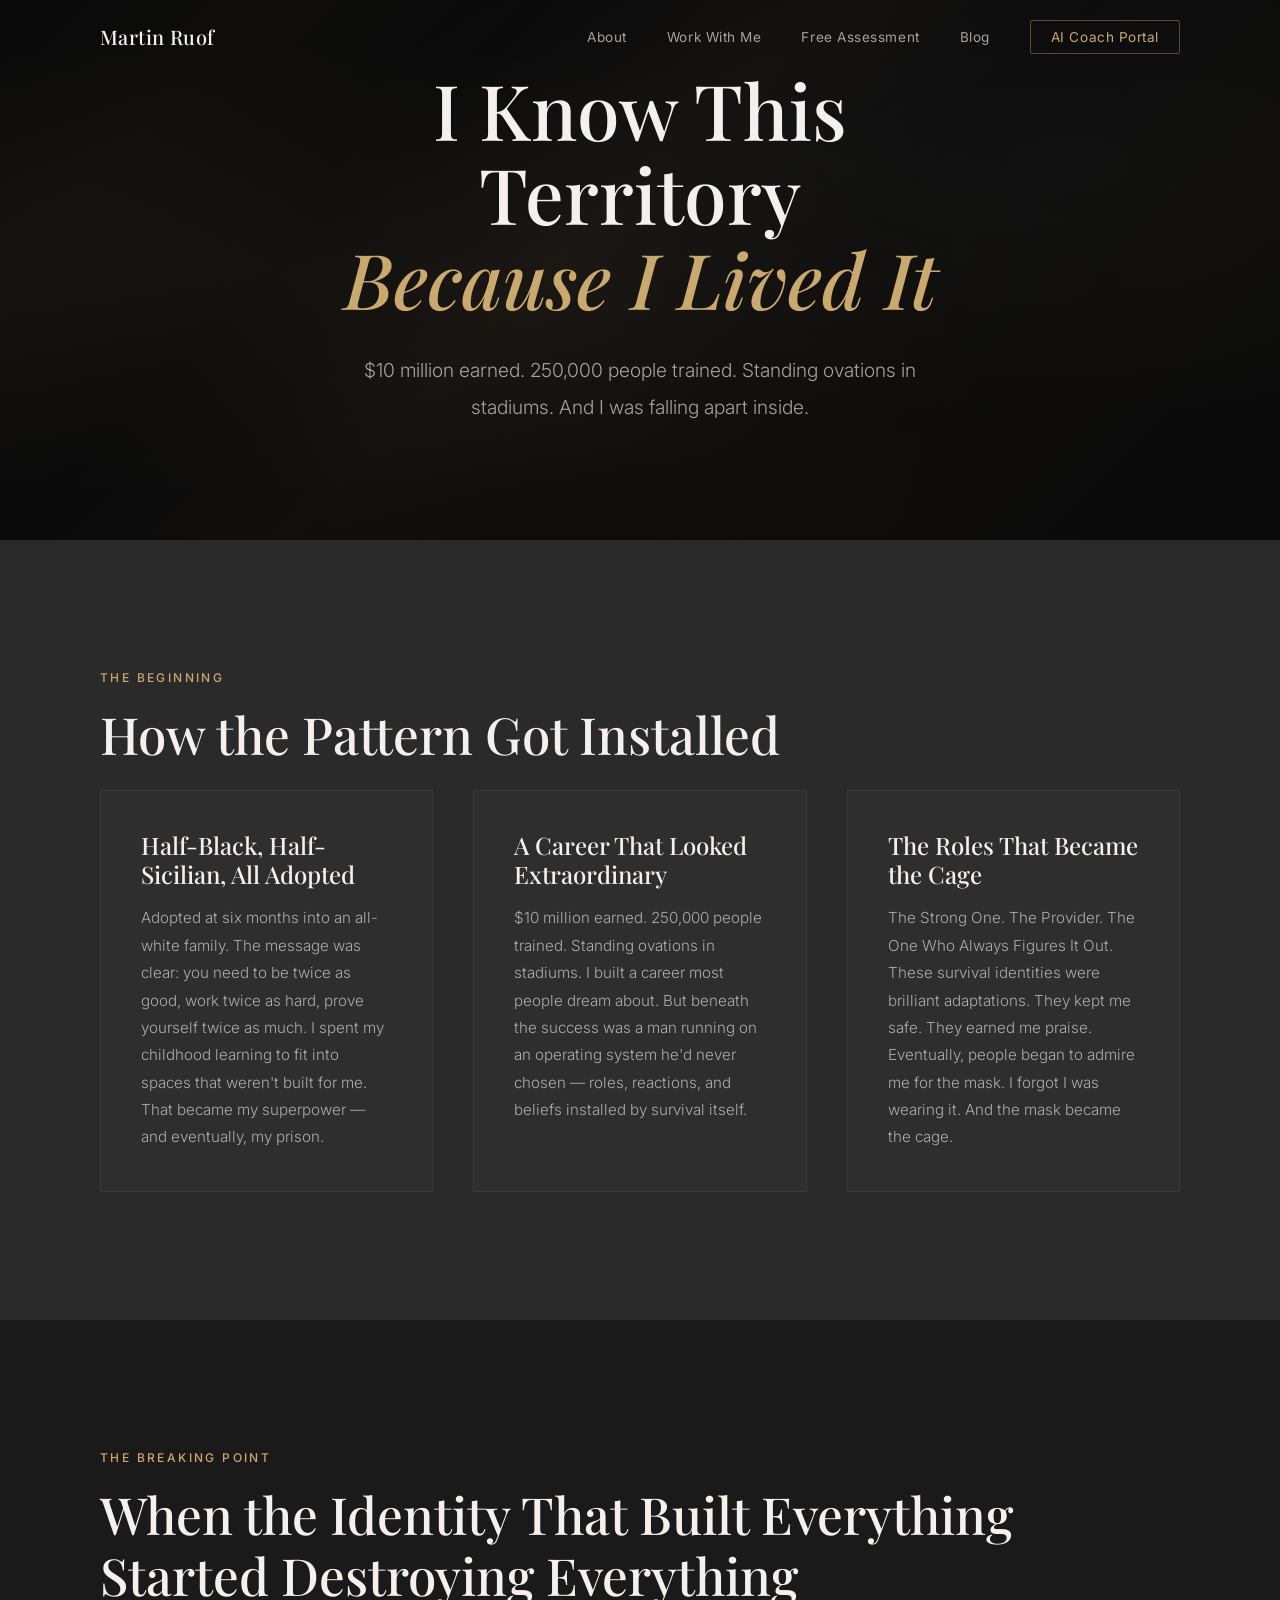
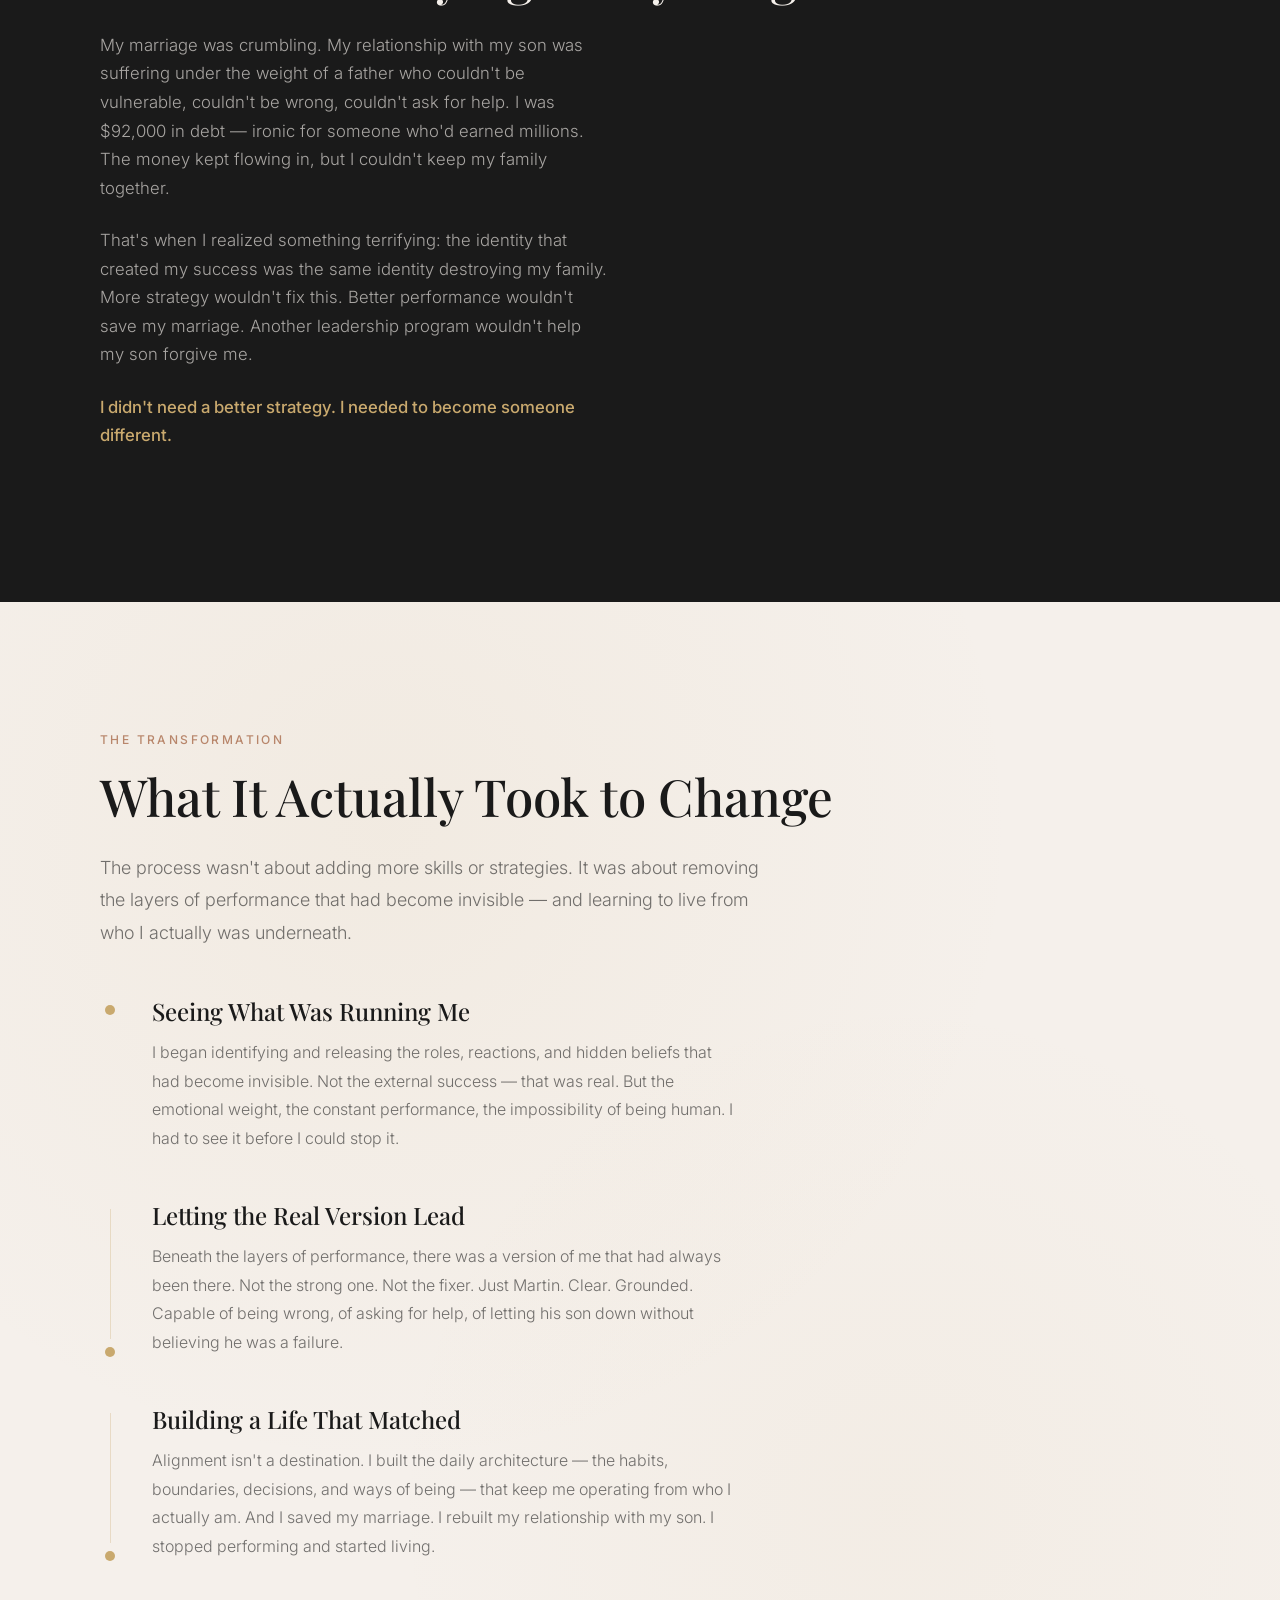
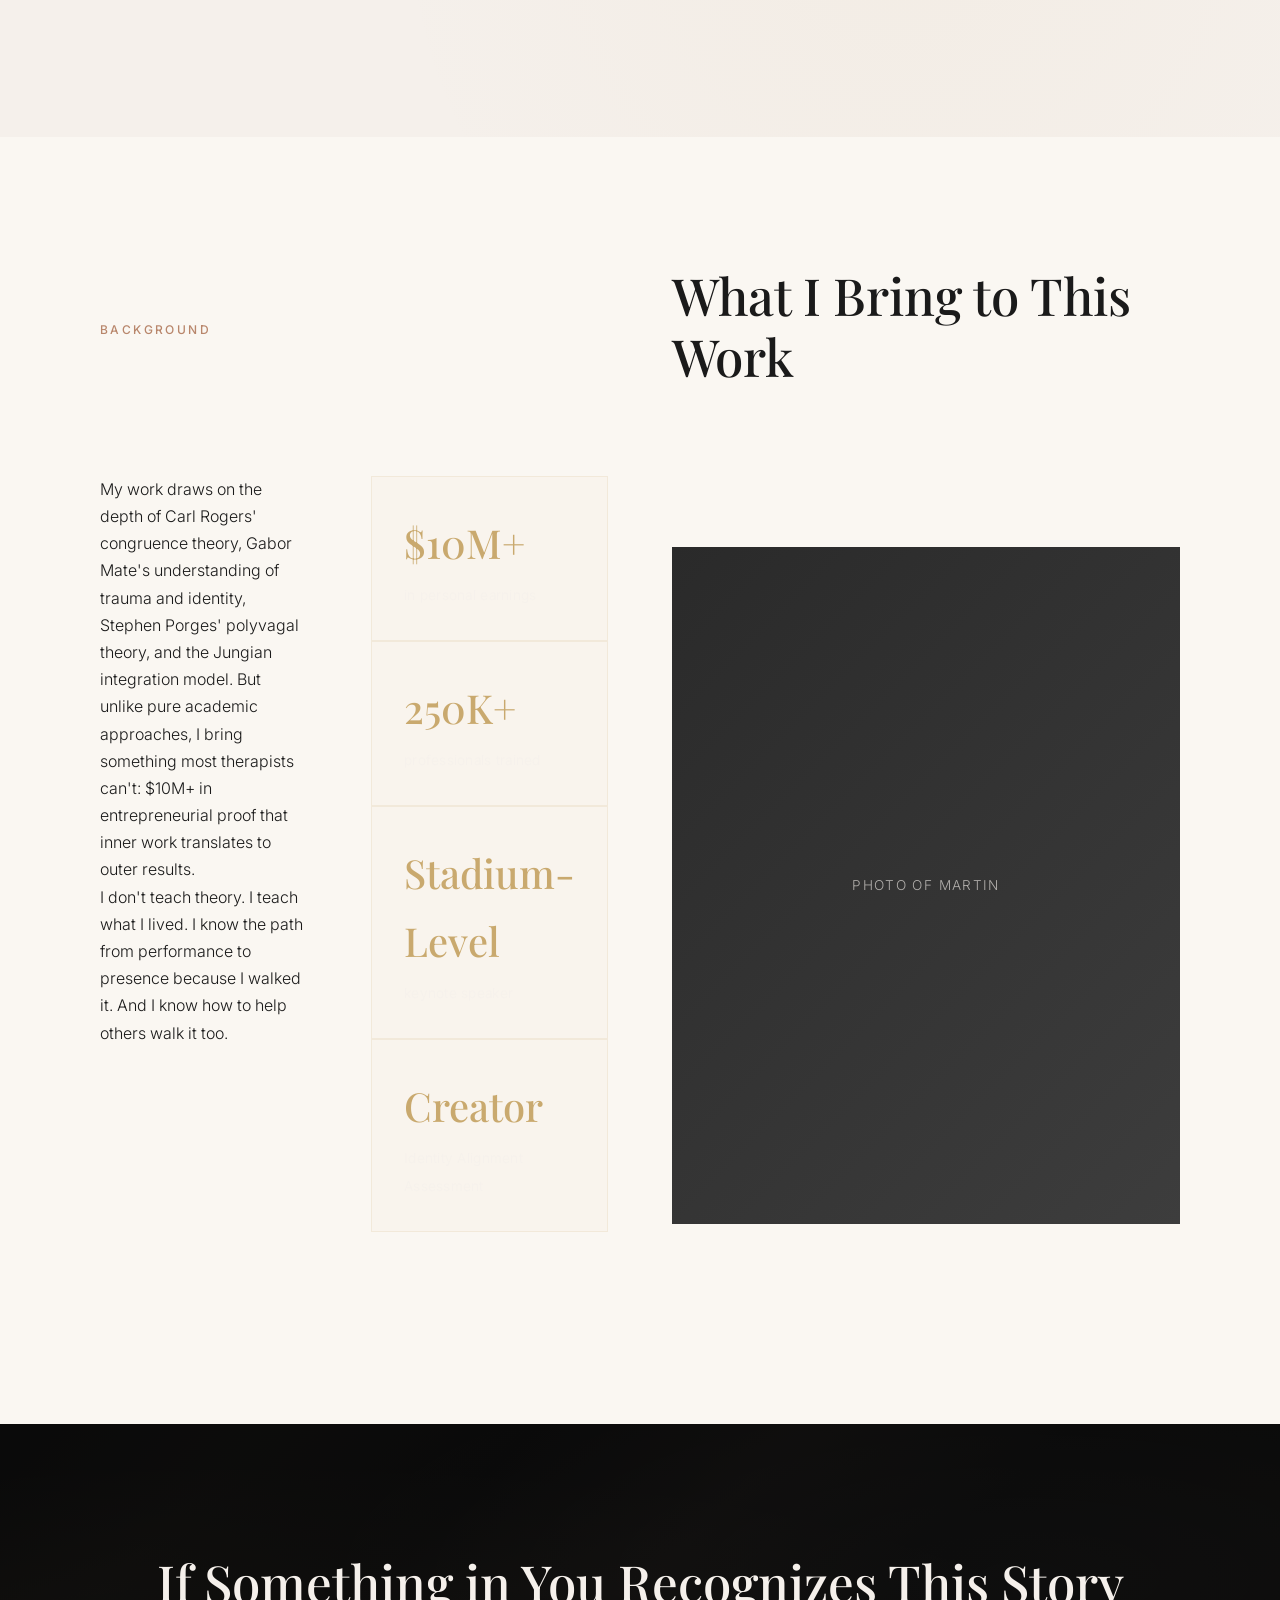
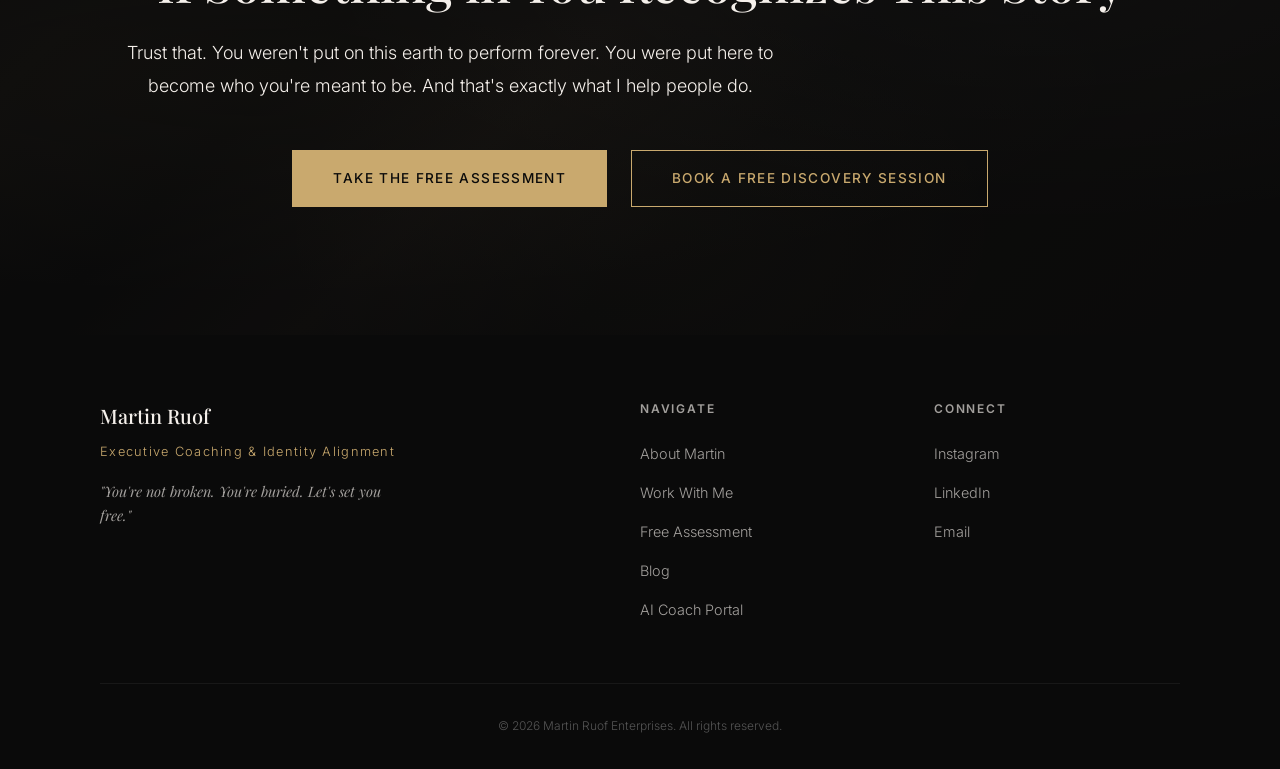
<file: pages/about.html>
<!DOCTYPE html>
<html lang="en">
<head>
  <meta charset="UTF-8">
  <meta name="viewport" content="width=device-width, initial-scale=1.0">
  <title>About Martin Ruof | From $10M Success to Identity Collapse to Coaching</title>
  <meta name="description" content="Martin Ruof earned $10M, trained 250,000 people, and nearly lost everything. His personal transformation became the foundation for his coaching methodology.">
  <link rel="canonical" href="https://martinruof.com/about">
  <link rel="preconnect" href="https://fonts.googleapis.com">
  <link rel="preconnect" href="https://fonts.gstatic.com" crossorigin>
  <link href="https://fonts.googleapis.com/css2?family=Playfair+Display:ital,wght@0,400;0,500;0,600;0,700;1,400;1,500&family=Inter:wght@300;400;500;600&display=swap" rel="stylesheet">
  <link rel="stylesheet" href="../css/style.css">
  <style>
    .page-hero { min-height: 60vh; }
  </style>
</head>
<body>

  <!-- NAVIGATION -->
  <nav class="nav" id="nav">
    <div class="nav-inner">
      <a href="/" class="nav-logo">Martin Ruof</a>
      <button class="nav-toggle" id="navToggle" aria-label="Toggle menu">
        <span></span><span></span><span></span>
      </button>
      <ul class="nav-links" id="navLinks">
        <li><a href="/pages/about.html">About</a></li>
        <li><a href="/pages/work-with-me.html">Work With Me</a></li>
        <li><a href="/pages/assessment.html">Free Assessment</a></li>
        <li><a href="/blog/">Blog</a></li>
        <li><a href="/pages/ai-coach.html" class="nav-portal">AI Coach Portal</a></li>
      </ul>
    </div>
  </nav>

  <!-- HERO -->
  <section class="hero page-hero">
    <div class="hero-marble-overlay"></div>
    <div class="hero-content">
      <h1 class="hero-headline">
        I Know This Territory<br>
        <span class="hero-accent">Because I Lived It</span>
      </h1>
      <p class="hero-subheadline">
        $10 million earned. 250,000 people trained. Standing ovations in stadiums.
        And I was falling apart inside.
      </p>
    </div>
  </section>

  <!-- SECTION: THE BEGINNING — DARK -->
  <section class="section section-forces">
    <div class="container">
      <div class="section-label">The Beginning</div>
      <h2 class="section-heading">How the Pattern Got Installed</h2>
      <div class="forces-grid">
        <div class="force-card">
          <h3 class="force-title">Half-Black, Half-Sicilian, All Adopted</h3>
          <p class="force-description">
            Adopted at six months into an all-white family. The message was clear:
            you need to be twice as good, work twice as hard, prove yourself twice
            as much. I spent my childhood learning to fit into spaces that weren't
            built for me. That became my superpower — and eventually, my prison.
          </p>
        </div>
        <div class="force-card">
          <h3 class="force-title">A Career That Looked Extraordinary</h3>
          <p class="force-description">
            $10 million earned. 250,000 people trained. Standing ovations in stadiums.
            I built a career most people dream about. But beneath the success was a man
            running on an operating system he'd never chosen — roles, reactions, and
            beliefs installed by survival itself.
          </p>
        </div>
        <div class="force-card">
          <h3 class="force-title">The Roles That Became the Cage</h3>
          <p class="force-description">
            The Strong One. The Provider. The One Who Always Figures It Out.
            These survival identities were brilliant adaptations. They kept me safe.
            They earned me praise. Eventually, people began to admire me for the mask.
            I forgot I was wearing it. And the mask became the cage.
          </p>
        </div>
      </div>
    </div>
  </section>

  <!-- SECTION: THE COLLAPSE — TRANSITIONAL -->
  <section class="section section-problem">
    <div class="container">
      <div class="section-label">The Breaking Point</div>
      <h2 class="section-heading">When the Identity That Built Everything Started Destroying Everything</h2>
      <div class="problem-grid">
        <div class="problem-text">
          <p>
            My marriage was crumbling. My relationship with my son was suffering
            under the weight of a father who couldn't be vulnerable, couldn't be wrong,
            couldn't ask for help. I was $92,000 in debt — ironic for someone who'd
            earned millions. The money kept flowing in, but I couldn't keep my family
            together.
          </p>
          <p>
            That's when I realized something terrifying: the identity that created my
            success was the same identity destroying my family. More strategy wouldn't
            fix this. Better performance wouldn't save my marriage. Another leadership
            program wouldn't help my son forgive me.
          </p>
          <p>
            <strong>I didn't need a better strategy. I needed to become someone different.</strong>
          </p>
        </div>
      </div>
    </div>
  </section>

  <!-- SECTION: THE TRANSFORMATION — LIGHT MARBLE -->
  <section class="section section-method">
    <div class="marble-light-overlay"></div>
    <div class="container">
      <div class="section-label">The Transformation</div>
      <h2 class="section-heading">What It Actually Took to Change</h2>
      <p class="section-intro">
        The process wasn't about adding more skills or strategies. It was about
        removing the layers of performance that had become invisible — and learning
        to live from who I actually was underneath.
      </p>
      <div class="method-steps">
        <div class="method-step">
          <div class="step-marker">
            <span class="step-line"></span>
            <span class="step-dot"></span>
          </div>
          <div class="step-content">
            <h3>Seeing What Was Running Me</h3>
            <p>
              I began identifying and releasing the roles, reactions, and hidden beliefs
              that had become invisible. Not the external success — that was real. But
              the emotional weight, the constant performance, the impossibility of
              being human. I had to see it before I could stop it.
            </p>
          </div>
        </div>
        <div class="method-step">
          <div class="step-marker">
            <span class="step-line"></span>
            <span class="step-dot"></span>
          </div>
          <div class="step-content">
            <h3>Letting the Real Version Lead</h3>
            <p>
              Beneath the layers of performance, there was a version of me that had
              always been there. Not the strong one. Not the fixer. Just Martin.
              Clear. Grounded. Capable of being wrong, of asking for help, of letting
              his son down without believing he was a failure.
            </p>
          </div>
        </div>
        <div class="method-step">
          <div class="step-marker">
            <span class="step-line"></span>
            <span class="step-dot"></span>
          </div>
          <div class="step-content">
            <h3>Building a Life That Matched</h3>
            <p>
              Alignment isn't a destination. I built the daily architecture — the habits,
              boundaries, decisions, and ways of being — that keep me operating from who
              I actually am. And I saved my marriage. I rebuilt my relationship with my
              son. I stopped performing and started living.
            </p>
          </div>
        </div>
      </div>
    </div>
  </section>

  <!-- SECTION: CREDENTIALS — LIGHT -->
  <section class="section section-assessment">
    <div class="container">
      <div class="section-label">Background</div>
      <h2 class="section-heading">What I Bring to This Work</h2>
      <div class="about-credentials-grid">
        <div class="credentials-text">
          <p>
            My work draws on the depth of Carl Rogers' congruence theory, Gabor Mate's
            understanding of trauma and identity, Stephen Porges' polyvagal theory, and
            the Jungian integration model. But unlike pure academic approaches, I bring
            something most therapists can't: $10M+ in entrepreneurial proof that inner
            work translates to outer results.
          </p>
          <p>
            I don't teach theory. I teach what I lived. I know the path from performance
            to presence because I walked it. And I know how to help others walk it too.
          </p>
        </div>
        <div class="credentials-stats">
          <div class="stat-card">
            <span class="stat-number">$10M+</span>
            <span class="stat-label">in personal earnings</span>
          </div>
          <div class="stat-card">
            <span class="stat-number">250K+</span>
            <span class="stat-label">professionals trained</span>
          </div>
          <div class="stat-card">
            <span class="stat-number">Stadium-Level</span>
            <span class="stat-label">keynote speaker</span>
          </div>
          <div class="stat-card">
            <span class="stat-number">Creator</span>
            <span class="stat-label">Identity Alignment Assessment</span>
          </div>
        </div>
      </div>
      <div class="about-photo-section">
        <div class="photo-placeholder">
          <span>Photo of Martin</span>
        </div>
      </div>
    </div>
  </section>

  <!-- SECTION: FINAL CTA — DARK RETURN -->
  <section class="section section-testimonial">
    <div class="hero-marble-overlay"></div>
    <div class="container">
      <h2 class="section-heading">If Something in You Recognizes This Story</h2>
      <p class="section-intro" style="color: var(--text-light); max-width: 700px;">
        Trust that. You weren't put on this earth to perform forever. You were put here
        to become who you're meant to be. And that's exactly what I help people do.
      </p>
      <div class="hero-ctas" style="margin-top: 3rem;">
        <a href="/pages/assessment.html" class="btn btn-primary">Take the Free Assessment</a>
        <a href="/pages/work-with-me.html#book" class="btn btn-secondary">Book a Free Discovery Session</a>
      </div>
    </div>
  </section>

  <!-- FOOTER -->
  <footer class="footer">
    <div class="container">
      <div class="footer-grid">
        <div class="footer-brand">
          <span class="footer-logo">Martin Ruof</span>
          <p class="footer-tagline">Executive Coaching & Identity Alignment</p>
          <p class="footer-philosophy">"You're not broken. You're buried. Let's set you free."</p>
        </div>
        <div class="footer-links">
          <h4>Navigate</h4>
          <ul>
            <li><a href="/pages/about.html">About Martin</a></li>
            <li><a href="/pages/work-with-me.html">Work With Me</a></li>
            <li><a href="/pages/assessment.html">Free Assessment</a></li>
            <li><a href="/blog/">Blog</a></li>
            <li><a href="/pages/ai-coach.html">AI Coach Portal</a></li>
          </ul>
        </div>
        <div class="footer-connect">
          <h4>Connect</h4>
          <ul>
            <li><a href="https://instagram.com/martinruof" target="_blank">Instagram</a></li>
            <li><a href="https://linkedin.com/in/martinruof" target="_blank">LinkedIn</a></li>
            <li><a href="mailto:martin@martinruof.com">Email</a></li>
          </ul>
        </div>
      </div>
      <div class="footer-bottom">
        <p>&copy; 2026 Martin Ruof Enterprises. All rights reserved.</p>
      </div>
    </div>
  </footer>

  <script src="../js/main.js"></script>
</body>
</html>
</file>
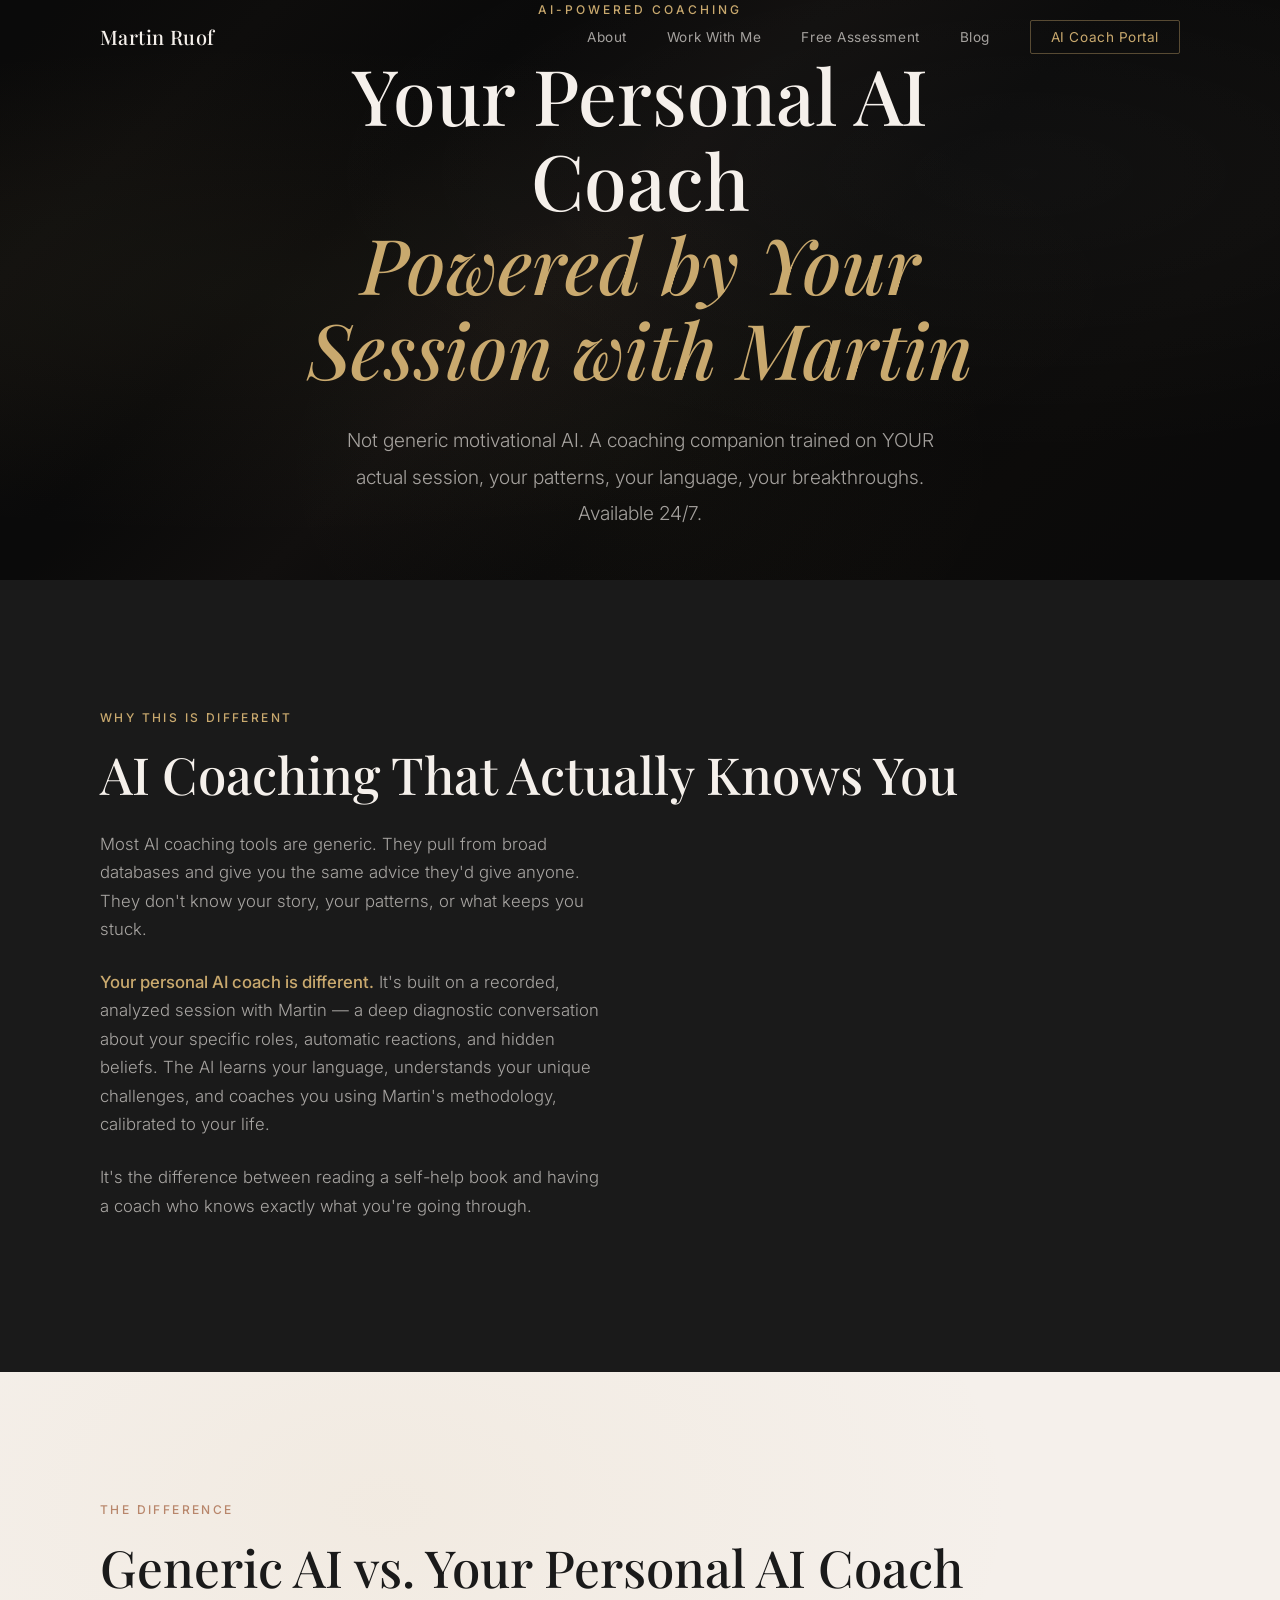
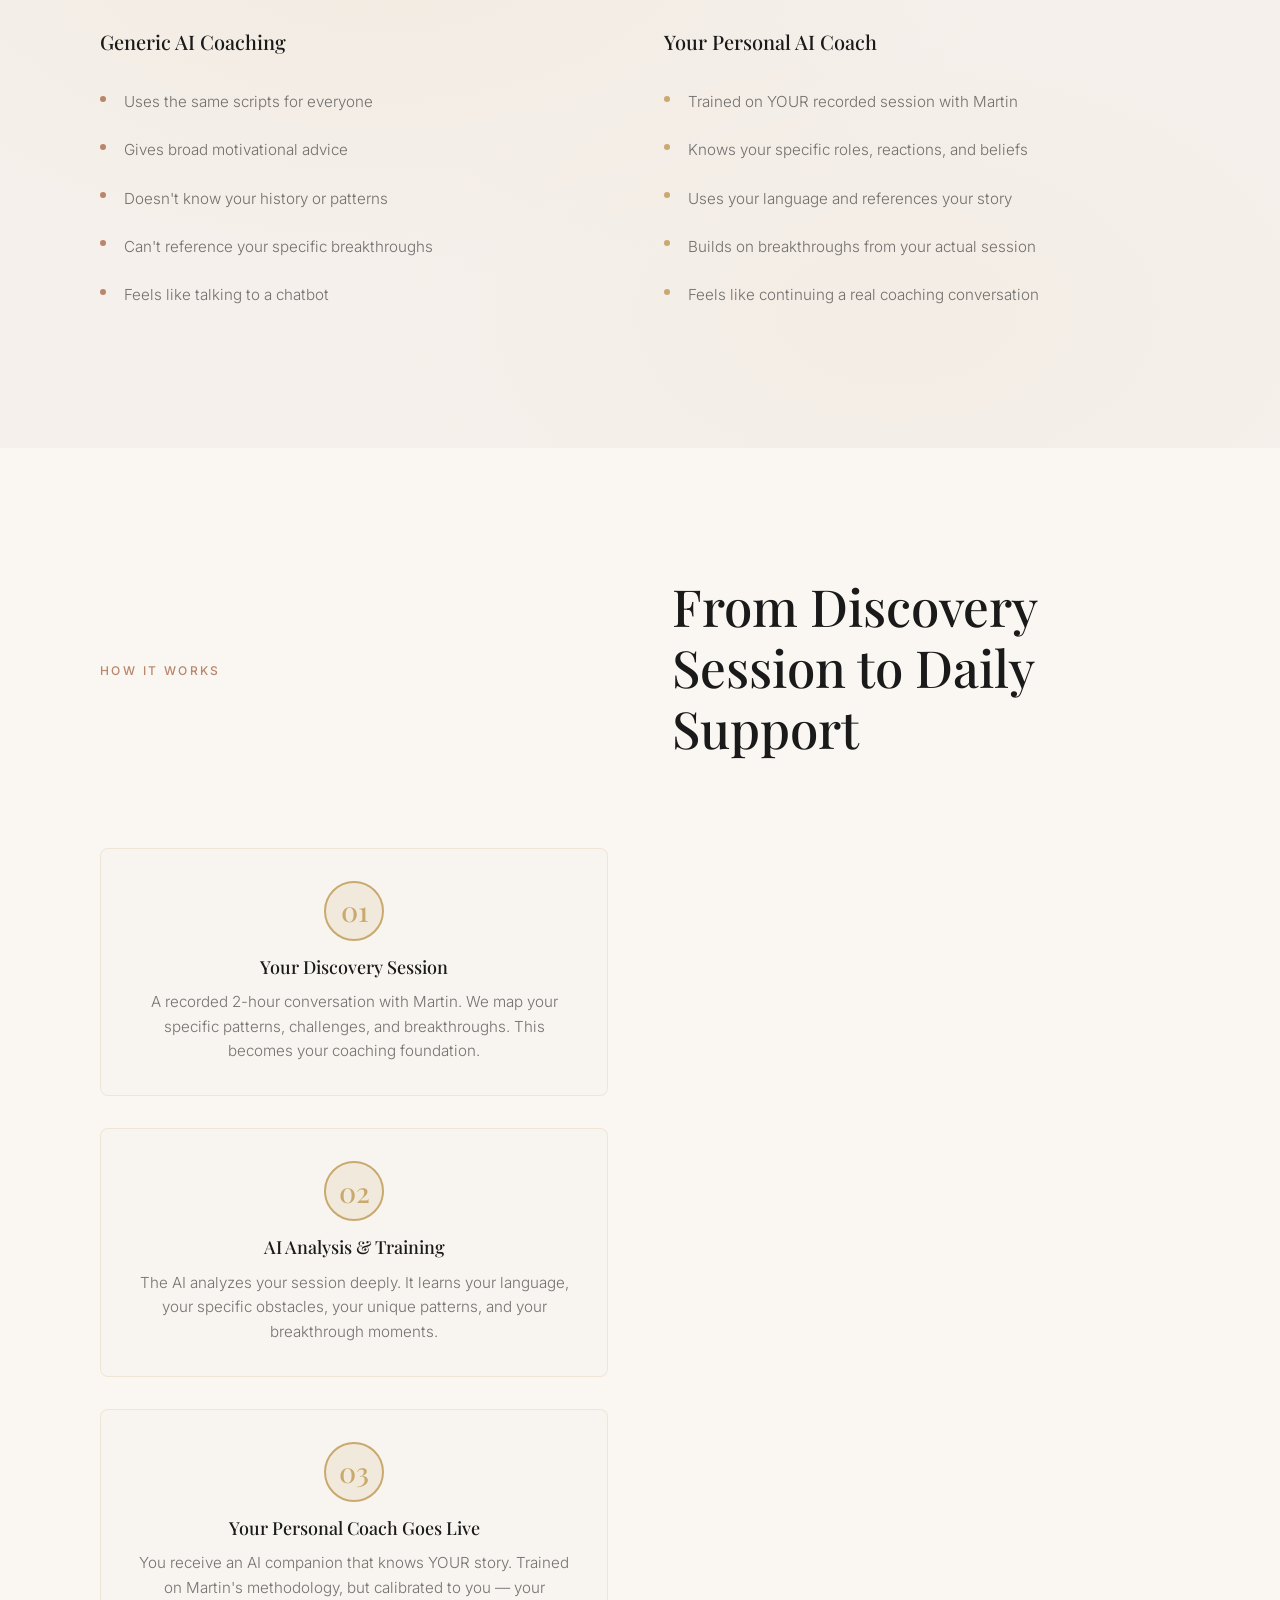
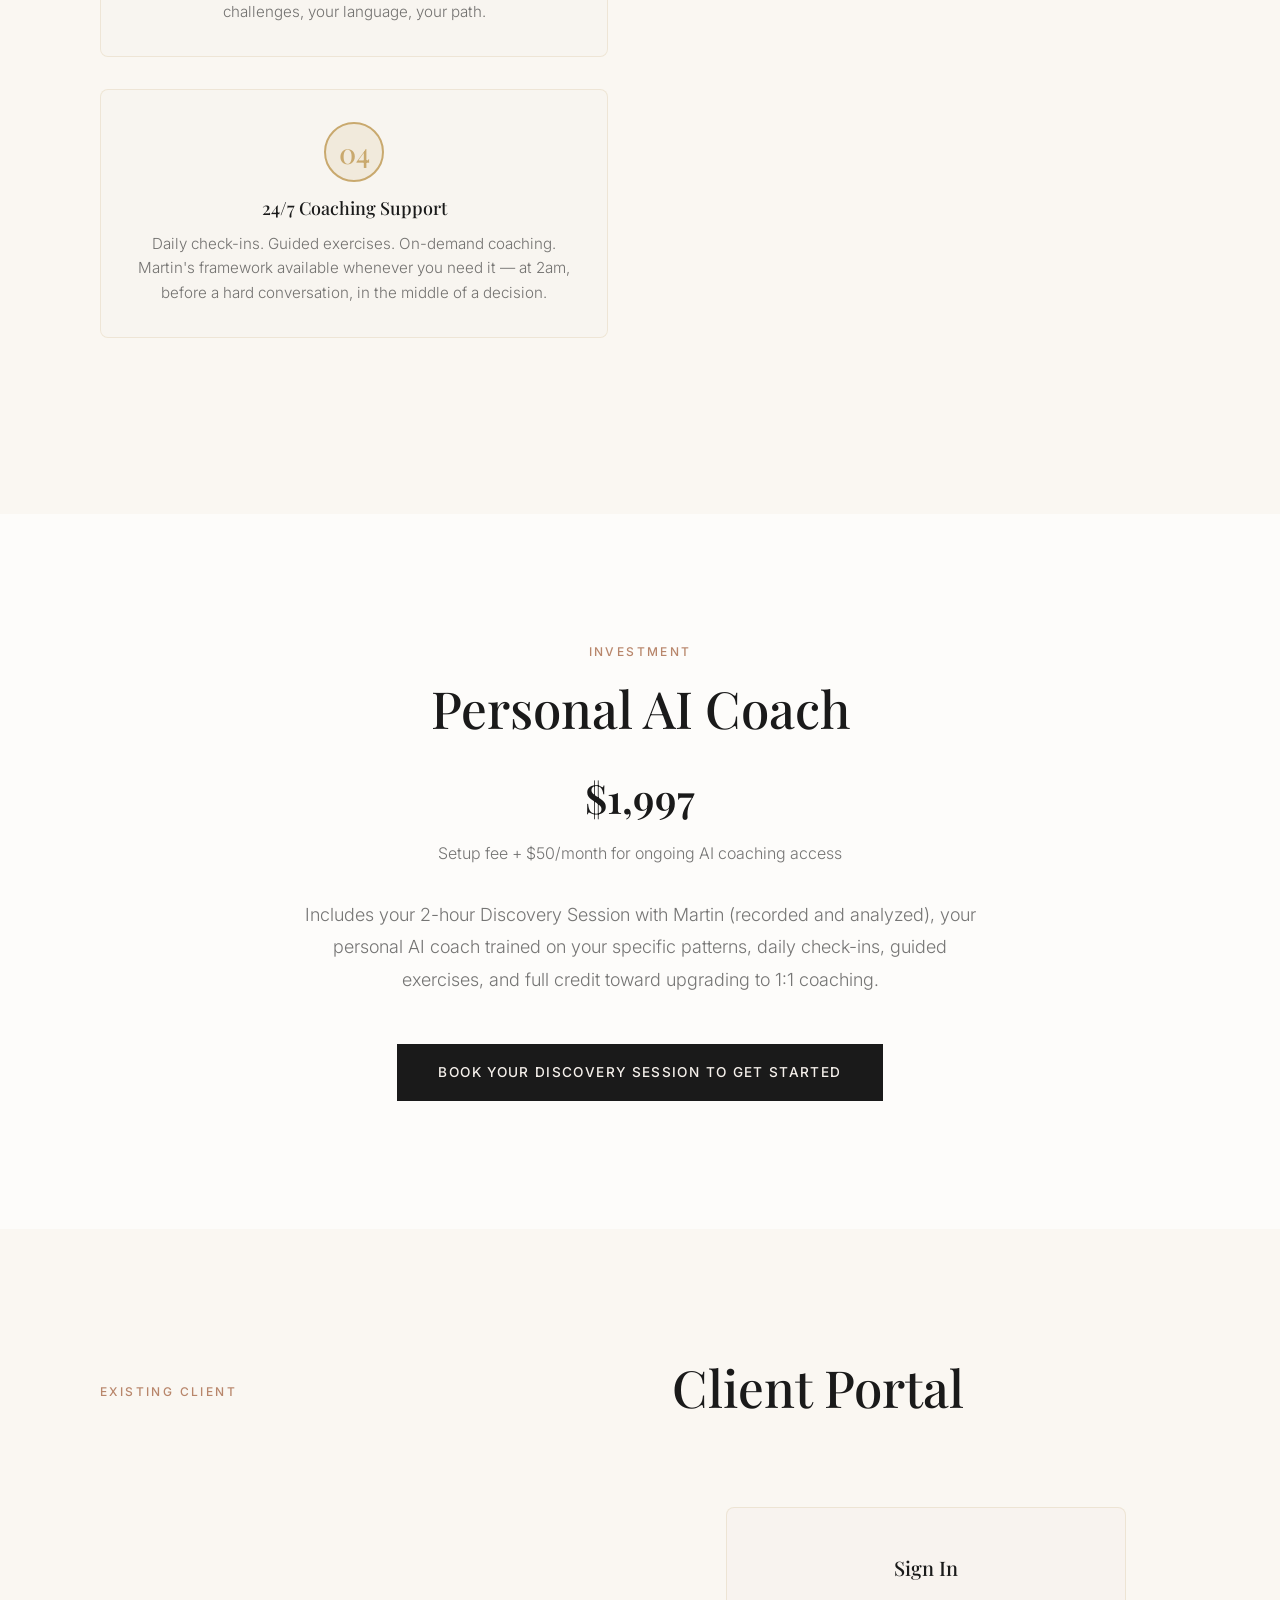
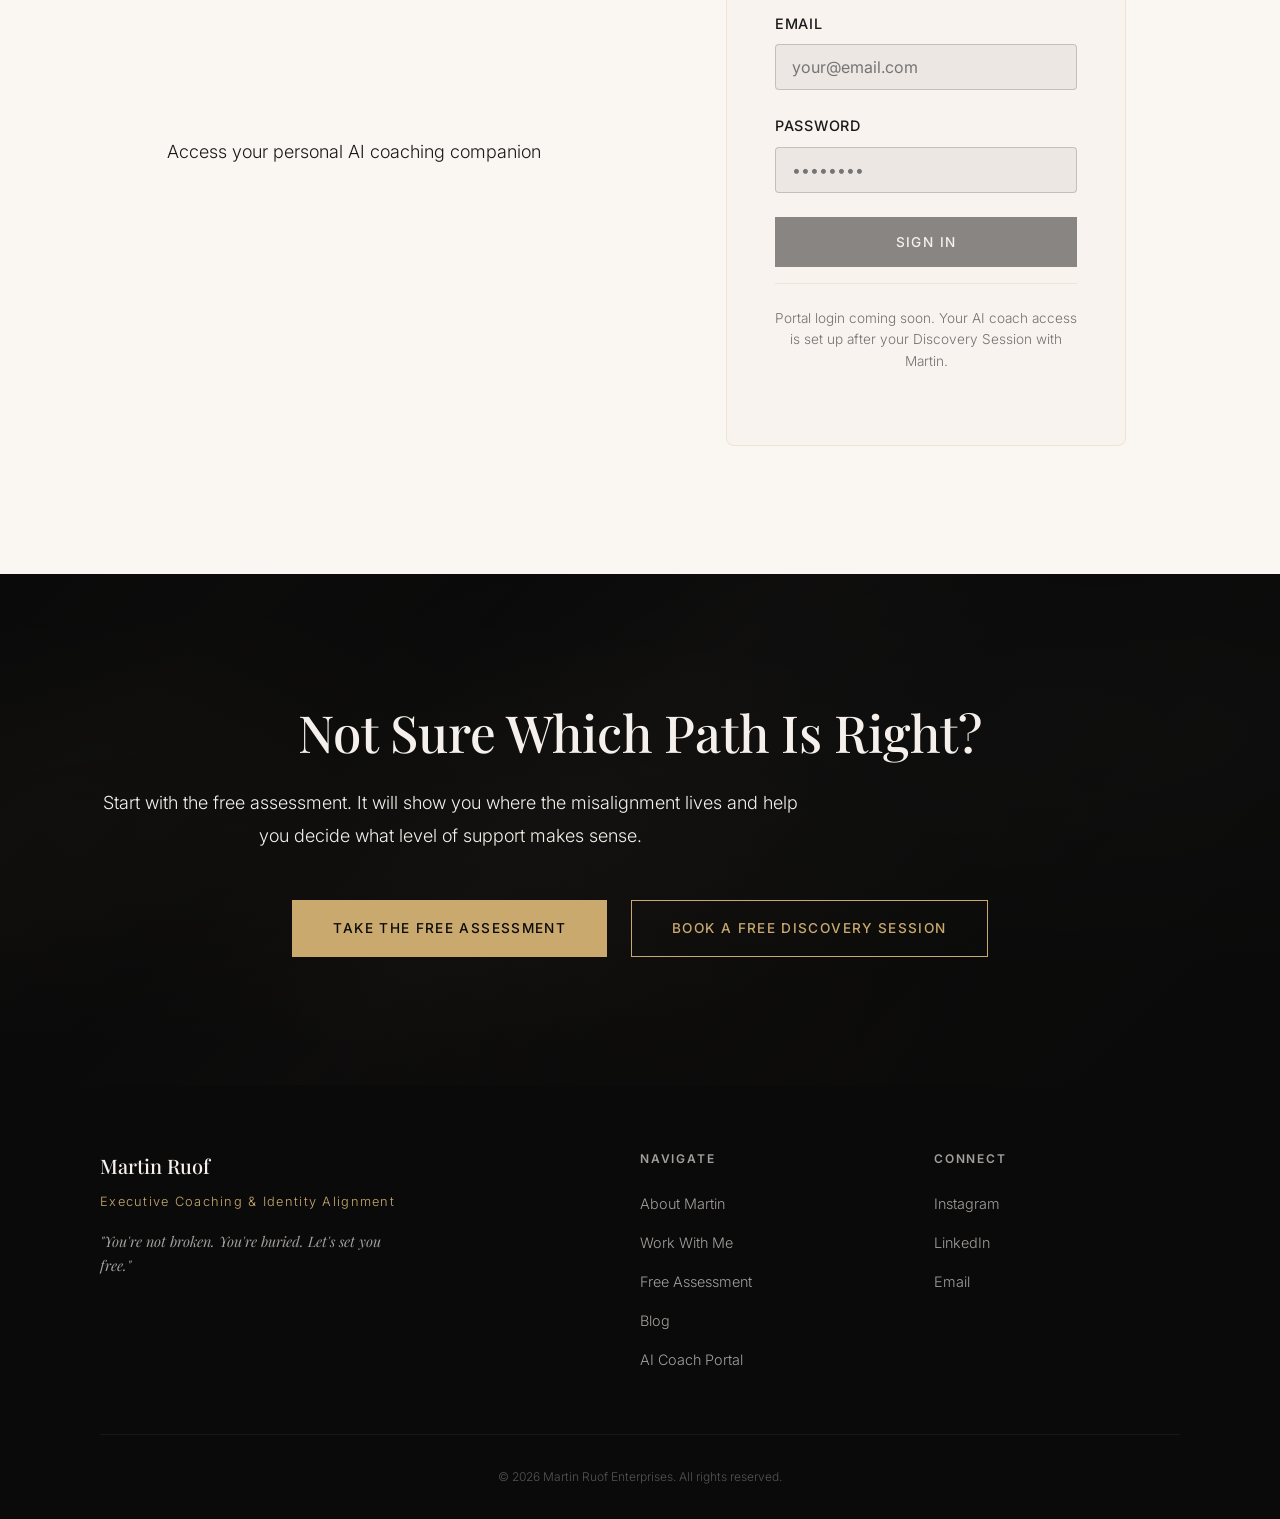
<file: pages/ai-coach.html>
<!DOCTYPE html>
<html lang="en">
<head>
  <meta charset="UTF-8">
  <meta name="viewport" content="width=device-width, initial-scale=1.0">
  <title>Personal AI Coach | Powered by Your Session with Martin Ruof</title>
  <meta name="description" content="Your personal AI coaching companion, trained on your actual session with Martin Ruof. Not generic AI — it knows your patterns, your language, your breakthroughs. Available 24/7.">
  <link rel="canonical" href="https://martinruof.com/ai-coach">
  <link rel="preconnect" href="https://fonts.googleapis.com">
  <link rel="preconnect" href="https://fonts.gstatic.com" crossorigin>
  <link href="https://fonts.googleapis.com/css2?family=Playfair+Display:ital,wght@0,400;0,500;0,600;0,700;1,400;1,500&family=Inter:wght@300;400;500;600&display=swap" rel="stylesheet">
  <link rel="stylesheet" href="../css/style.css">
  <style>
    .page-hero { min-height: 60vh; }

    .process-grid {
      display: grid;
      grid-template-columns: repeat(auto-fit, minmax(250px, 1fr));
      gap: 2rem;
      margin-bottom: 3rem;
    }

    .process-step {
      background: rgba(245, 240, 235, 0.3);
      border: 1px solid rgba(201, 169, 110, 0.2);
      border-radius: 8px;
      padding: 2rem;
      text-align: center;
    }

    .process-step .step-icon {
      display: inline-flex;
      align-items: center;
      justify-content: center;
      width: 60px;
      height: 60px;
      background: var(--accent-gold-dim);
      border: 2px solid var(--accent-gold);
      border-radius: 50%;
      font-family: var(--font-serif);
      font-size: 1.75rem;
      font-weight: 500;
      color: var(--accent-gold);
      margin: 0 auto 1rem;
    }

    .process-step h3 {
      font-size: 1.125rem;
      margin-bottom: 0.75rem;
      color: var(--text-dark);
    }

    .process-step p {
      font-size: 0.95rem;
      color: var(--text-dark-muted);
      line-height: 1.6;
    }

    .login-card {
      background: rgba(245, 240, 235, 0.5);
      border: 1px solid rgba(201, 169, 110, 0.2);
      border-radius: 8px;
      padding: 3rem;
      max-width: 400px;
      margin: 0 auto;
    }

    .login-card h3 {
      font-size: 1.25rem;
      margin-bottom: 2rem;
      text-align: center;
      color: var(--text-dark);
    }

    .form-group { margin-bottom: 1.5rem; }

    .form-group label {
      display: block;
      font-size: 0.9rem;
      font-weight: 500;
      color: var(--text-dark);
      margin-bottom: 0.5rem;
      text-transform: uppercase;
      letter-spacing: 0.05em;
    }

    .form-group input {
      width: 100%;
      padding: 0.75rem 1rem;
      border: 1px solid rgba(26, 26, 26, 0.2);
      border-radius: 4px;
      font-family: var(--font-sans);
      font-size: 1rem;
      background: white;
      color: var(--text-dark);
      transition: border-color 0.3s ease;
    }

    .form-group input:focus {
      outline: none;
      border-color: var(--accent-gold);
    }

    .login-card .btn {
      width: 100%;
      text-align: center;
      margin-bottom: 1rem;
    }

    .login-note {
      font-size: 0.85rem;
      color: var(--text-dark-muted);
      text-align: center;
      margin-bottom: 1.5rem;
      padding-top: 1.5rem;
      border-top: 1px solid rgba(201, 169, 110, 0.2);
      line-height: 1.6;
    }

    .comparison-grid {
      display: grid;
      grid-template-columns: 1fr 1fr;
      gap: 3rem;
      margin-top: 2rem;
    }

    .comparison-col h3 {
      font-size: 1.25rem;
      margin-bottom: 1.5rem;
      color: var(--text-dark);
    }

    .comparison-col ul {
      list-style: none;
      padding: 0;
    }

    .comparison-col li {
      padding: 0.75rem 0;
      padding-left: 1.5rem;
      position: relative;
      font-size: 0.95rem;
      color: var(--text-dark-muted);
      line-height: 1.6;
    }

    .comparison-col li::before {
      content: '';
      position: absolute;
      left: 0;
      top: 1.1rem;
      width: 6px;
      height: 6px;
      border-radius: 50%;
    }

    .comparison-col.not-this li::before { background: var(--accent-copper); }
    .comparison-col.this li::before { background: var(--accent-gold); }

    @media (max-width: 768px) {
      .comparison-grid { grid-template-columns: 1fr; gap: 2rem; }
    }
  </style>
</head>
<body>

  <!-- NAVIGATION -->
  <nav class="nav" id="nav">
    <div class="nav-inner">
      <a href="/" class="nav-logo">Martin Ruof</a>
      <button class="nav-toggle" id="navToggle" aria-label="Toggle menu">
        <span></span><span></span><span></span>
      </button>
      <ul class="nav-links" id="navLinks">
        <li><a href="/pages/about.html">About</a></li>
        <li><a href="/pages/work-with-me.html">Work With Me</a></li>
        <li><a href="/pages/assessment.html">Free Assessment</a></li>
        <li><a href="/blog/">Blog</a></li>
        <li><a href="/pages/ai-coach.html" class="nav-portal">AI Coach Portal</a></li>
      </ul>
    </div>
  </nav>

  <!-- HERO -->
  <section class="hero page-hero">
    <div class="hero-marble-overlay"></div>
    <div class="hero-content">
      <p class="hero-preheading">AI-Powered Coaching</p>
      <h1 class="hero-headline">
        Your Personal AI Coach<br>
        <span class="hero-accent">Powered by Your Session with Martin</span>
      </h1>
      <p class="hero-subheadline">
        Not generic motivational AI. A coaching companion trained on YOUR actual session,
        your patterns, your language, your breakthroughs. Available 24/7.
      </p>
    </div>
  </section>

  <!-- SECTION: WHAT MAKES THIS DIFFERENT — TRANSITIONAL -->
  <section class="section section-problem">
    <div class="container">
      <div class="section-label">Why This Is Different</div>
      <h2 class="section-heading">AI Coaching That Actually Knows You</h2>
      <div class="problem-grid">
        <div class="problem-text">
          <p>
            Most AI coaching tools are generic. They pull from broad databases and give
            you the same advice they'd give anyone. They don't know your story, your
            patterns, or what keeps you stuck.
          </p>
          <p>
            <strong>Your personal AI coach is different.</strong> It's built on a recorded,
            analyzed session with Martin — a deep diagnostic conversation about your
            specific roles, automatic reactions, and hidden beliefs. The AI learns your
            language, understands your unique challenges, and coaches you using Martin's
            methodology, calibrated to your life.
          </p>
          <p>
            It's the difference between reading a self-help book and having a coach
            who knows exactly what you're going through.
          </p>
        </div>
      </div>
    </div>
  </section>
  <!-- SECTION: NOT THIS / THIS — LIGHT -->
  <section class="section section-method">
    <div class="marble-light-overlay"></div>
    <div class="container">
      <div class="section-label">The Difference</div>
      <h2 class="section-heading">Generic AI vs. Your Personal AI Coach</h2>
      <div class="comparison-grid">
        <div class="comparison-col not-this">
          <h3>Generic AI Coaching</h3>
          <ul>
            <li>Uses the same scripts for everyone</li>
            <li>Gives broad motivational advice</li>
            <li>Doesn't know your history or patterns</li>
            <li>Can't reference your specific breakthroughs</li>
            <li>Feels like talking to a chatbot</li>
          </ul>
        </div>
        <div class="comparison-col this">
          <h3>Your Personal AI Coach</h3>
          <ul>
            <li>Trained on YOUR recorded session with Martin</li>
            <li>Knows your specific roles, reactions, and beliefs</li>
            <li>Uses your language and references your story</li>
            <li>Builds on breakthroughs from your actual session</li>
            <li>Feels like continuing a real coaching conversation</li>
          </ul>
        </div>
      </div>
    </div>
  </section>

  <!-- SECTION: HOW IT WORKS — LIGHT -->
  <section class="section section-assessment">
    <div class="container">
      <div class="section-label">How It Works</div>
      <h2 class="section-heading">From Discovery Session to Daily Support</h2>
      <div class="process-grid">
        <div class="process-step">
          <div class="step-icon">01</div>
          <h3>Your Discovery Session</h3>
          <p>
            A recorded 2-hour conversation with Martin. We map your specific patterns,
            challenges, and breakthroughs. This becomes your coaching foundation.
          </p>
        </div>
        <div class="process-step">
          <div class="step-icon">02</div>
          <h3>AI Analysis & Training</h3>
          <p>
            The AI analyzes your session deeply. It learns your language, your specific
            obstacles, your unique patterns, and your breakthrough moments.
          </p>
        </div>
        <div class="process-step">
          <div class="step-icon">03</div>
          <h3>Your Personal Coach Goes Live</h3>
          <p>
            You receive an AI companion that knows YOUR story. Trained on Martin's
            methodology, but calibrated to you — your challenges, your language, your path.
          </p>
        </div>
        <div class="process-step">
          <div class="step-icon">04</div>
          <h3>24/7 Coaching Support</h3>
          <p>
            Daily check-ins. Guided exercises. On-demand coaching. Martin's framework
            available whenever you need it — at 2am, before a hard conversation, in the
            middle of a decision.
          </p>
        </div>
      </div>
    </div>
  </section>

  <!-- SECTION: PRICING — WARM -->
  <section class="section section-offers">
    <div class="container">
      <div style="text-align: center; max-width: 700px; margin: 0 auto;">
        <div class="section-label" style="text-align: center;">Investment</div>
        <h2 class="section-heading">Personal AI Coach</h2>
        <p style="font-family: var(--font-serif); font-size: 2.5rem; font-weight: 600; color: var(--text-dark); margin-bottom: 0.5rem;">$1,997</p>
        <p style="font-size: 1rem; color: var(--text-dark-muted); margin-bottom: 2rem;">Setup fee + $50/month for ongoing AI coaching access</p>
        <p class="section-intro" style="margin-left: auto; margin-right: auto;">
          Includes your 2-hour Discovery Session with Martin (recorded and analyzed),
          your personal AI coach trained on your specific patterns, daily check-ins,
          guided exercises, and full credit toward upgrading to 1:1 coaching.
        </p>
        <a href="/pages/work-with-me.html#book" class="btn btn-primary">Book Your Discovery Session to Get Started</a>
      </div>
    </div>
  </section>

  <!-- SECTION: CLIENT PORTAL — LIGHT -->
  <section class="section section-assessment">
    <div class="container">
      <div class="section-label">Existing Client</div>
      <h2 class="section-heading">Client Portal</h2>
      <p class="section-intro" style="text-align: center; margin-bottom: 3rem;">
        Access your personal AI coaching companion
      </p>

      <div class="login-card">
        <h3>Sign In</h3>

        <div class="form-group">
          <label for="email">Email</label>
          <input type="email" id="email" placeholder="your@email.com" disabled style="background: rgba(26, 26, 26, 0.05); cursor: not-allowed;">
        </div>

        <div class="form-group">
          <label for="password">Password</label>
          <input type="password" id="password" placeholder="••••••••" disabled style="background: rgba(26, 26, 26, 0.05); cursor: not-allowed;">
        </div>

        <button class="btn btn-primary" disabled style="opacity: 0.5; cursor: not-allowed;">Sign In</button>

        <div class="login-note">
          Portal login coming soon. Your AI coach access is set up after your Discovery Session with Martin.
        </div>
      </div>
    </div>
  </section>

  <!-- SECTION: FINAL CTA — DARK -->
  <section class="section section-testimonial">
    <div class="hero-marble-overlay"></div>
    <div class="container">
      <h2 class="section-heading">Not Sure Which Path Is Right?</h2>
      <p class="section-intro" style="color: var(--text-light); max-width: 700px;">
        Start with the free assessment. It will show you where the misalignment lives
        and help you decide what level of support makes sense.
      </p>
      <div class="hero-ctas" style="margin-top: 3rem;">
        <a href="/pages/assessment.html" class="btn btn-primary">Take the Free Assessment</a>
        <a href="/pages/work-with-me.html#book" class="btn btn-secondary">Book a Free Discovery Session</a>
      </div>
    </div>
  </section>

  <!-- FOOTER -->
  <footer class="footer">
    <div class="container">
      <div class="footer-grid">
        <div class="footer-brand">
          <span class="footer-logo">Martin Ruof</span>
          <p class="footer-tagline">Executive Coaching & Identity Alignment</p>
          <p class="footer-philosophy">"You're not broken. You're buried. Let's set you free."</p>
        </div>
        <div class="footer-links">
          <h4>Navigate</h4>
          <ul>
            <li><a href="/pages/about.html">About Martin</a></li>
            <li><a href="/pages/work-with-me.html">Work With Me</a></li>
            <li><a href="/pages/assessment.html">Free Assessment</a></li>
            <li><a href="/blog/">Blog</a></li>
            <li><a href="/pages/ai-coach.html">AI Coach Portal</a></li>
          </ul>
        </div>
        <div class="footer-connect">
          <h4>Connect</h4>
          <ul>
            <li><a href="https://instagram.com/martinruof" target="_blank">Instagram</a></li>
            <li><a href="https://linkedin.com/in/martinruof" target="_blank">LinkedIn</a></li>
            <li><a href="mailto:martin@martinruof.com">Email</a></li>
          </ul>
        </div>
      </div>
      <div class="footer-bottom">
        <p>&copy; 2026 Martin Ruof Enterprises. All rights reserved.</p>
      </div>
    </div>
  </footer>

  <script src="../js/main.js"></script>
</body>
</html>
</file>
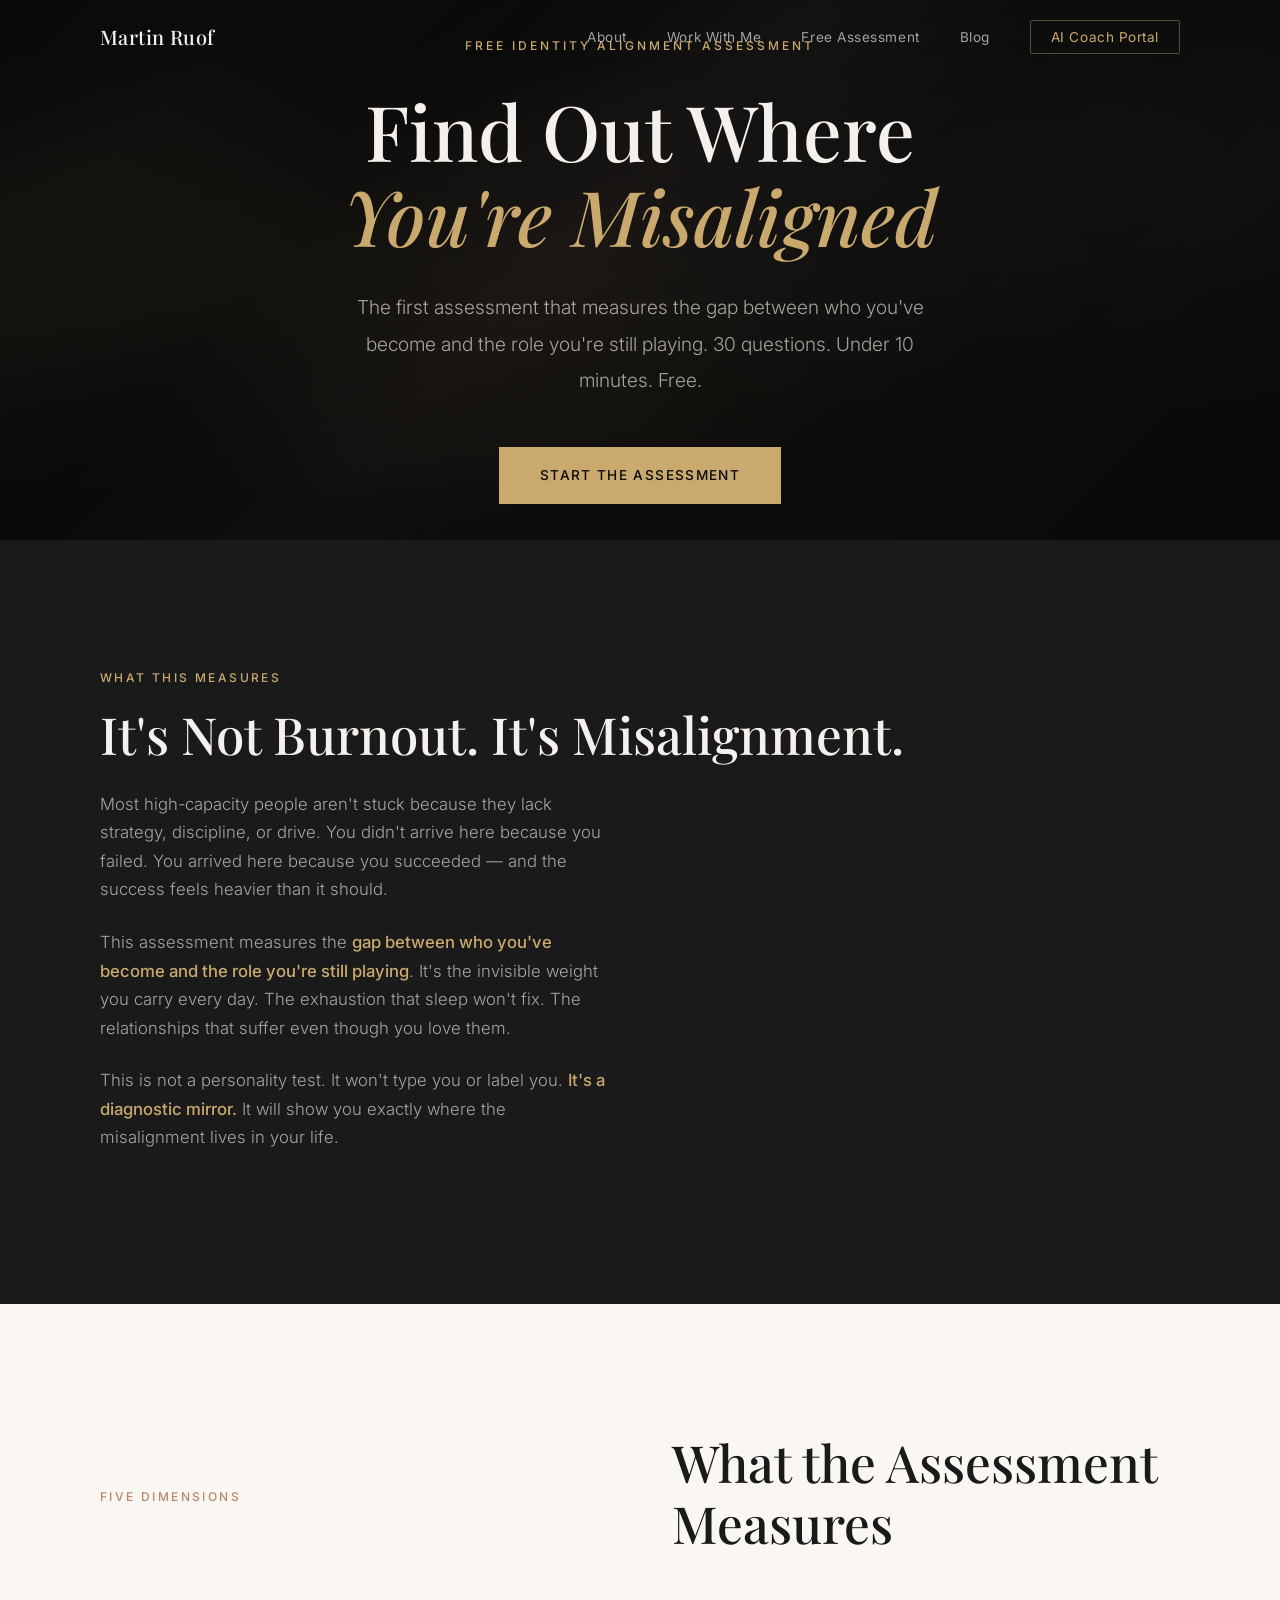
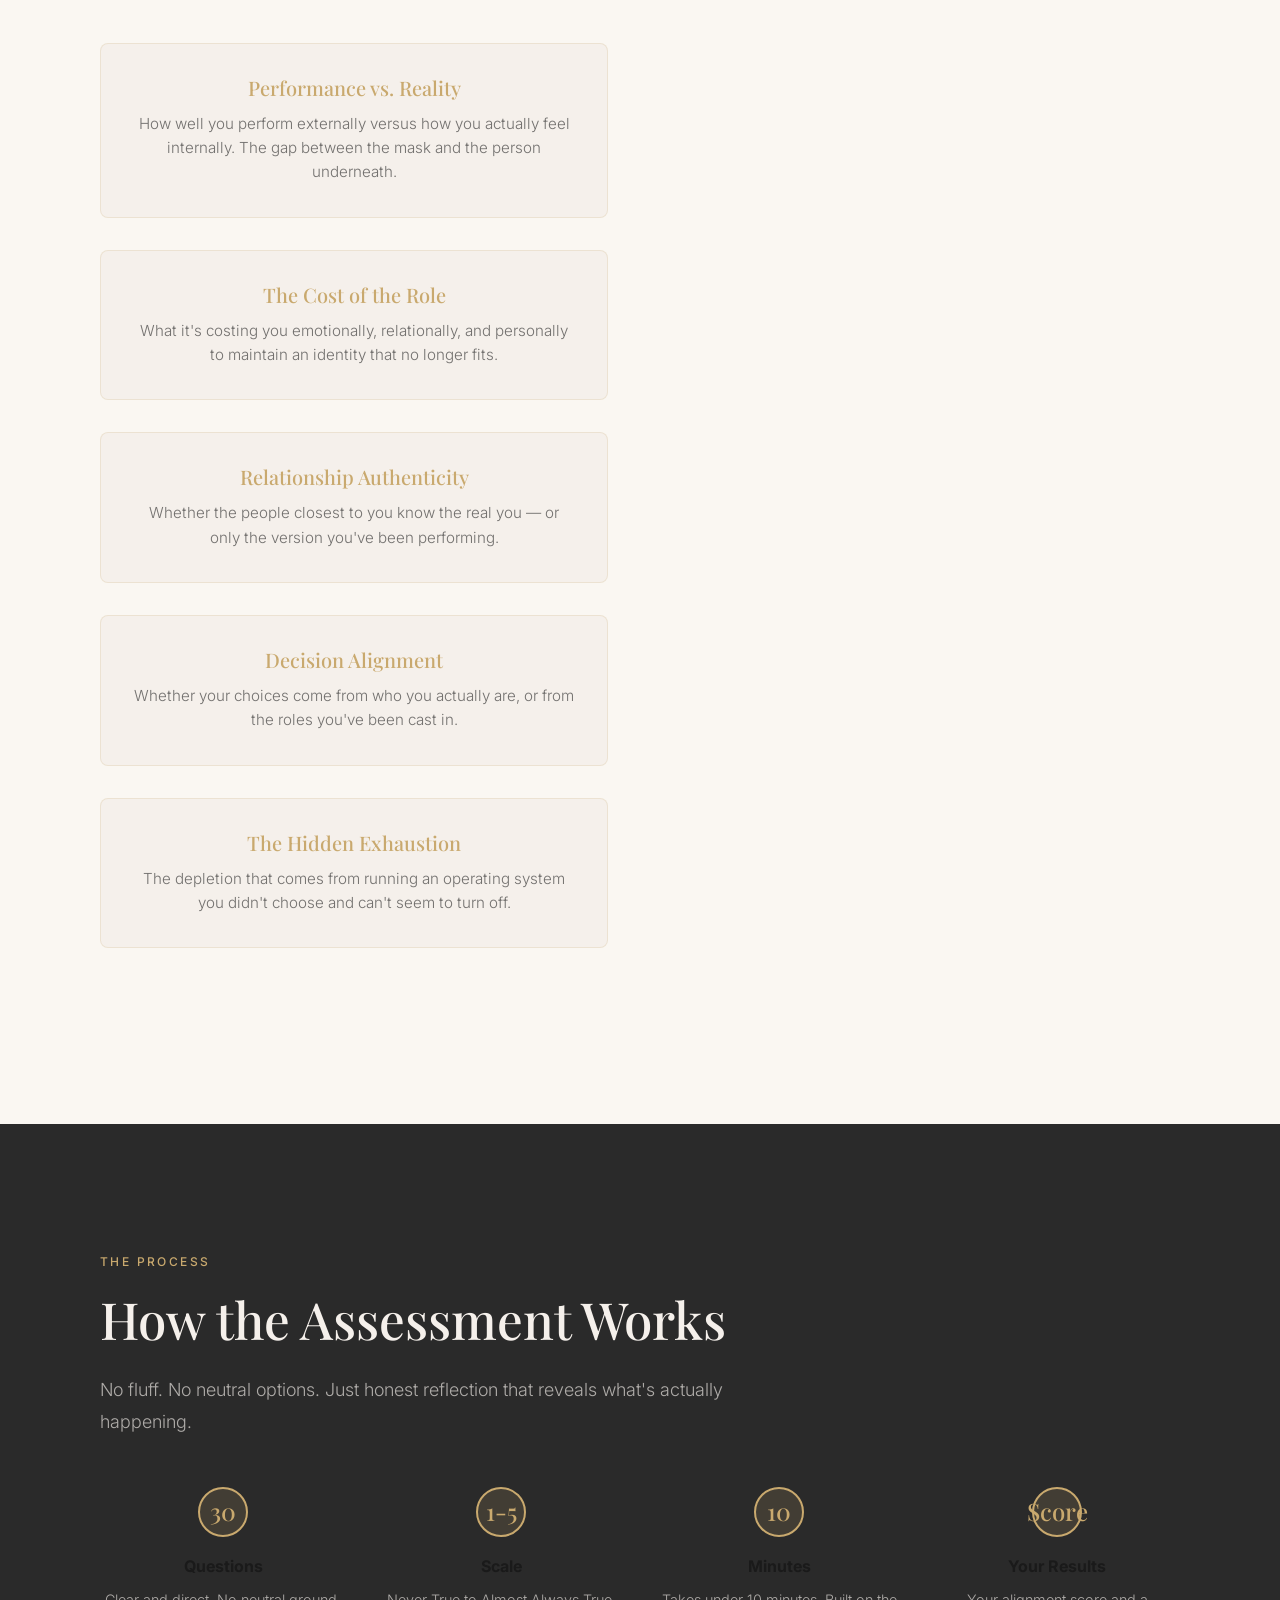
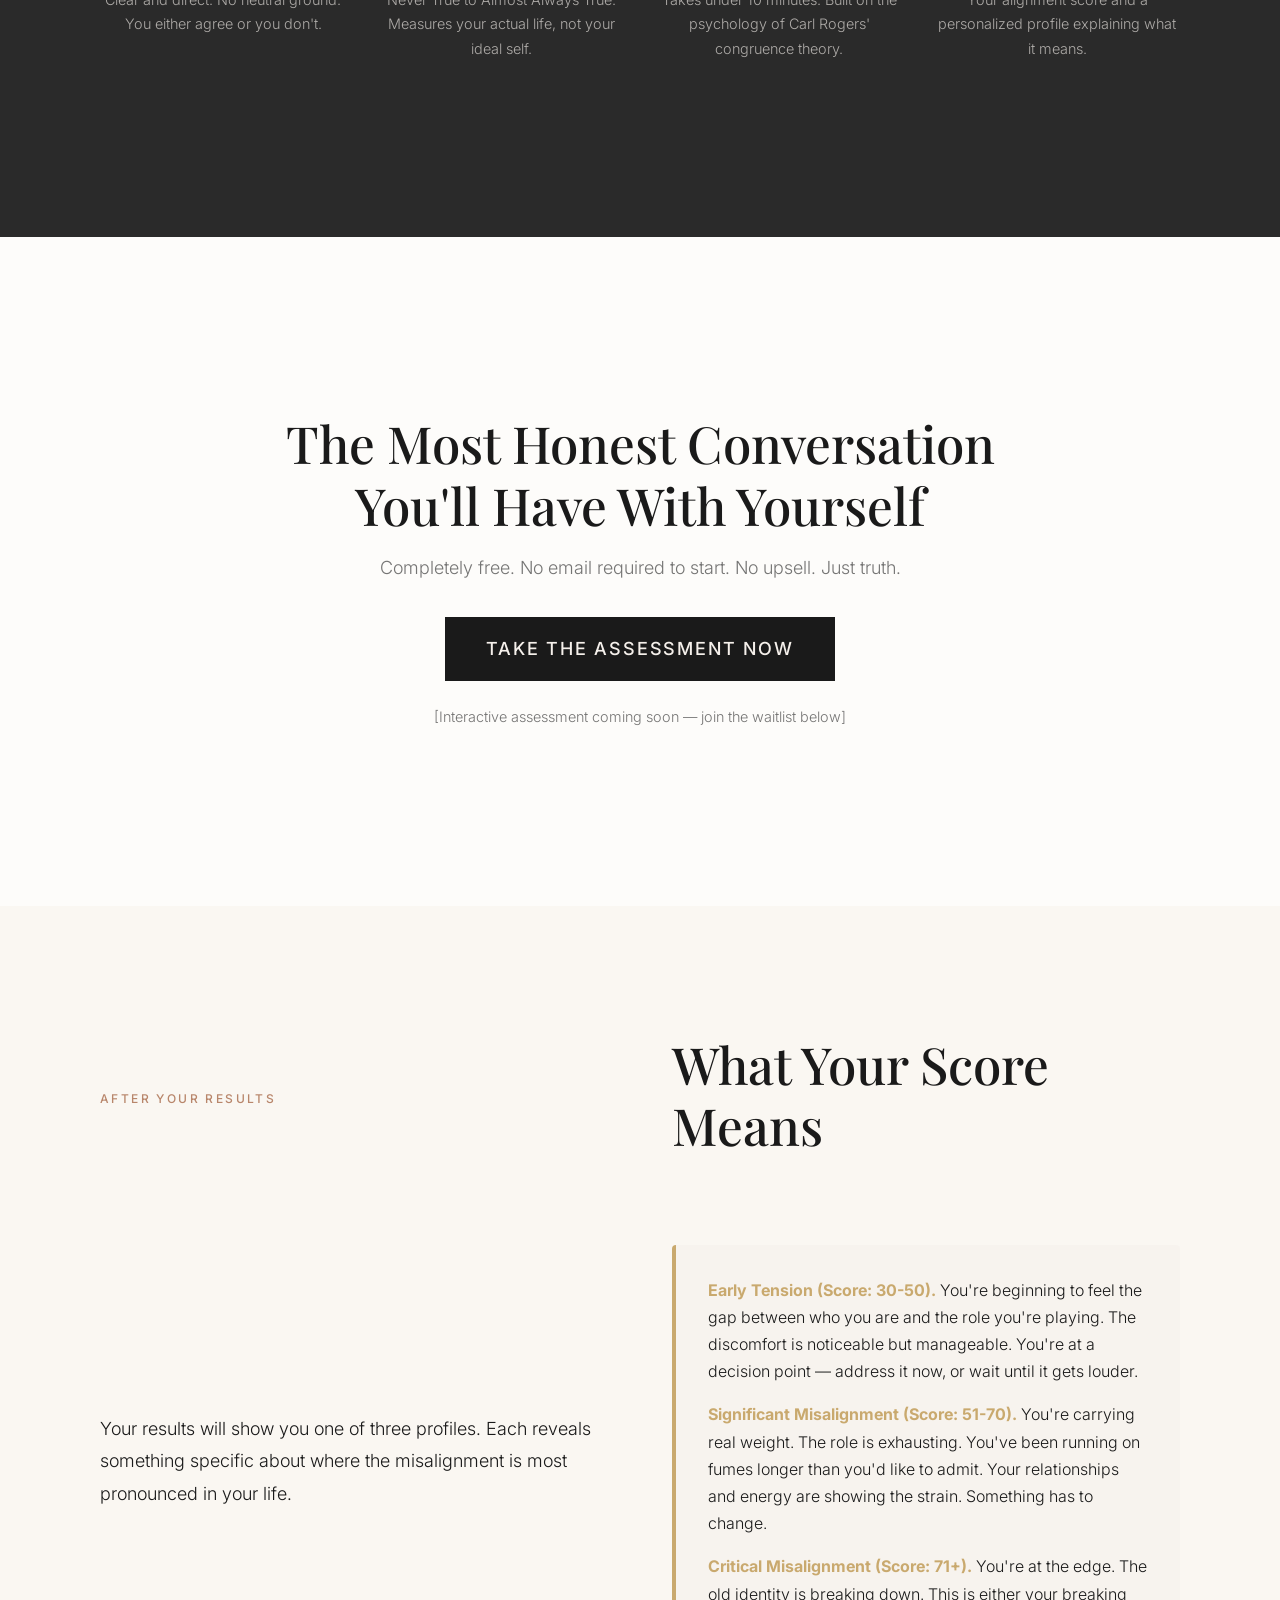
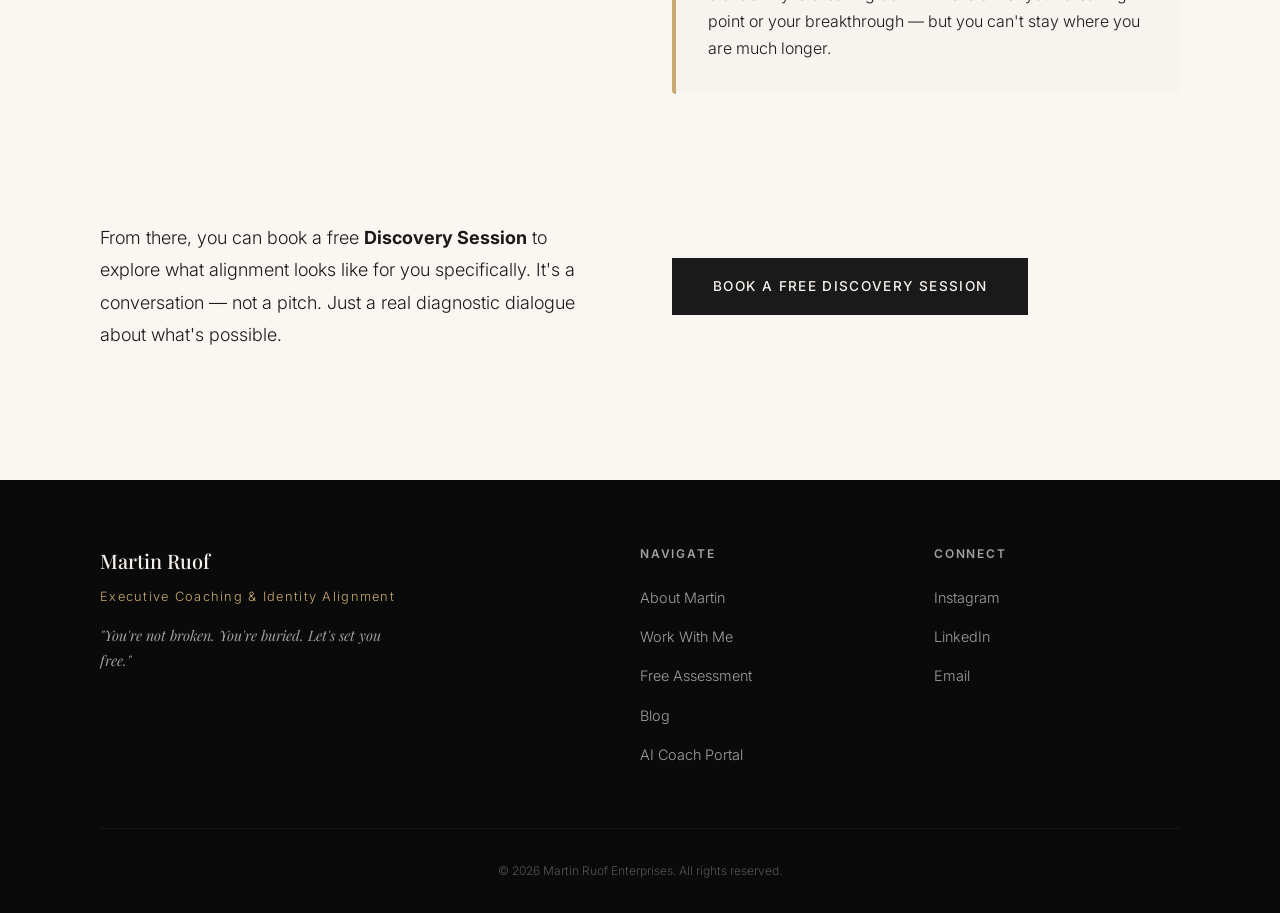
<file: pages/assessment.html>
<!DOCTYPE html>
<html lang="en">
<head>
  <meta charset="UTF-8">
  <meta name="viewport" content="width=device-width, initial-scale=1.0">
  <title>Free Identity Alignment Assessment | Find Out Where You're Misaligned | Martin Ruof</title>
  <meta name="description" content="Take the free identity alignment assessment. 30 questions. Under 10 minutes. Measures the gap between who you've become and the role you're still playing. No email required.">
  <link rel="canonical" href="https://martinruof.com/assessment">
  <link rel="preconnect" href="https://fonts.googleapis.com">
  <link rel="preconnect" href="https://fonts.gstatic.com" crossorigin>
  <link href="https://fonts.googleapis.com/css2?family=Playfair+Display:ital,wght@0,400;0,500;0,600;0,700;1,400;1,500&family=Inter:wght@300;400;500;600&display=swap" rel="stylesheet">
  <link rel="stylesheet" href="../css/style.css">
  <style>
    .page-hero { min-height: 60vh; }

    .dimensions-grid {
      display: grid;
      grid-template-columns: repeat(auto-fit, minmax(280px, 1fr));
      gap: 2rem;
      margin-bottom: 3rem;
    }

    .dimension-card {
      background: var(--marble-light);
      border: 1px solid rgba(201, 169, 110, 0.2);
      border-radius: 8px;
      padding: 2rem;
      text-align: center;
    }

    .dimension-card h3 {
      font-size: 1.25rem;
      margin-bottom: 0.75rem;
      color: var(--accent-gold);
    }

    .dimension-card p {
      font-size: 0.95rem;
      color: var(--text-dark-muted);
      line-height: 1.6;
    }

    .steps-list {
      display: grid;
      grid-template-columns: repeat(auto-fit, minmax(200px, 1fr));
      gap: 2rem;
      margin-bottom: 3rem;
    }

    .step-item { text-align: center; }

    .step-item .step-number {
      display: inline-flex;
      align-items: center;
      justify-content: center;
      width: 50px;
      height: 50px;
      background: var(--accent-gold-dim);
      border: 2px solid var(--accent-gold);
      border-radius: 50%;
      font-family: var(--font-serif);
      font-size: 1.5rem;
      font-weight: 500;
      color: var(--accent-gold);
      margin-bottom: 1rem;
    }

    .step-item h4 {
      font-size: 1rem;
      margin-bottom: 0.5rem;
      color: var(--text-dark);
    }

    .step-item p {
      font-size: 0.9rem;
      color: var(--text-dark-muted);
    }

    .profiles-list {
      background: rgba(245, 240, 235, 0.5);
      border-left: 4px solid var(--accent-gold);
      padding: 2rem;
      margin-bottom: 2rem;
      border-radius: 4px;
    }

    .profiles-list ul { list-style: none; padding: 0; }

    .profiles-list li {
      margin-bottom: 1rem;
      font-size: 1rem;
      color: var(--text-dark);
    }

    .profiles-list li strong { color: var(--accent-gold); }
    .profiles-list li:last-child { margin-bottom: 0; }
  </style>
</head>
<body>

  <!-- NAVIGATION -->
  <nav class="nav" id="nav">
    <div class="nav-inner">
      <a href="/" class="nav-logo">Martin Ruof</a>
      <button class="nav-toggle" id="navToggle" aria-label="Toggle menu">
        <span></span><span></span><span></span>
      </button>
      <ul class="nav-links" id="navLinks">
        <li><a href="/pages/about.html">About</a></li>
        <li><a href="/pages/work-with-me.html">Work With Me</a></li>
        <li><a href="/pages/assessment.html">Free Assessment</a></li>
        <li><a href="/blog/">Blog</a></li>
        <li><a href="/pages/ai-coach.html" class="nav-portal">AI Coach Portal</a></li>
      </ul>
    </div>
  </nav>

  <!-- HERO -->
  <section class="hero page-hero">
    <div class="hero-marble-overlay"></div>
    <div class="hero-content">
      <p class="hero-preheading">Free Identity Alignment Assessment</p>
      <h1 class="hero-headline">
        Find Out Where<br>
        <span class="hero-accent">You're Misaligned</span>
      </h1>
      <p class="hero-subheadline">
        The first assessment that measures the gap between who you've become
        and the role you're still playing. 30 questions. Under 10 minutes. Free.
      </p>
      <div class="hero-ctas">
        <a href="#take-assessment" class="btn btn-primary">Start the Assessment</a>
      </div>
    </div>
  </section>

  <!-- SECTION: IT'S NOT BURNOUT -->
  <section class="section section-problem">
    <div class="container">
      <div class="section-label">What This Measures</div>
      <h2 class="section-heading">It's Not Burnout. It's Misalignment.</h2>
      <div class="problem-grid">
        <div class="problem-text">
          <p>
            Most high-capacity people aren't stuck because they lack strategy, discipline,
            or drive. You didn't arrive here because you failed. You arrived here because
            you succeeded — and the success feels heavier than it should.
          </p>
          <p>
            This assessment measures the <strong>gap between who you've become and the
            role you're still playing</strong>. It's the invisible weight you carry every day.
            The exhaustion that sleep won't fix. The relationships that suffer even though
            you love them.
          </p>
          <p>
            This is not a personality test. It won't type you or label you.
            <strong>It's a diagnostic mirror.</strong> It will show you exactly where the
            misalignment lives in your life.
          </p>
        </div>
      </div>
    </div>
  </section>

  <!-- SECTION: WHAT IT MEASURES -->
  <section class="section section-assessment">
    <div class="container">
      <div class="section-label">Five Dimensions</div>
      <h2 class="section-heading">What the Assessment Measures</h2>
      <div class="dimensions-grid">
        <div class="dimension-card">
          <h3>Performance vs. Reality</h3>
          <p>How well you perform externally versus how you actually feel internally. The gap between the mask and the person underneath.</p>
        </div>
        <div class="dimension-card">
          <h3>The Cost of the Role</h3>
          <p>What it's costing you emotionally, relationally, and personally to maintain an identity that no longer fits.</p>
        </div>
        <div class="dimension-card">
          <h3>Relationship Authenticity</h3>
          <p>Whether the people closest to you know the real you — or only the version you've been performing.</p>
        </div>
        <div class="dimension-card">
          <h3>Decision Alignment</h3>
          <p>Whether your choices come from who you actually are, or from the roles you've been cast in.</p>
        </div>
        <div class="dimension-card">
          <h3>The Hidden Exhaustion</h3>
          <p>The depletion that comes from running an operating system you didn't choose and can't seem to turn off.</p>
        </div>
      </div>
    </div>
  </section>

  <!-- SECTION: HOW IT WORKS -->
  <section class="section section-forces">
    <div class="container">
      <div class="section-label">The Process</div>
      <h2 class="section-heading">How the Assessment Works</h2>
      <p class="section-intro" style="color: var(--text-light-muted);">
        No fluff. No neutral options. Just honest reflection that reveals what's actually happening.
      </p>
      <div class="steps-list">
        <div class="step-item">
          <div class="step-number">30</div>
          <h4>Questions</h4>
          <p style="color: var(--text-light-muted);">Clear and direct. No neutral ground. You either agree or you don't.</p>
        </div>
        <div class="step-item">
          <div class="step-number">1-5</div>
          <h4>Scale</h4>
          <p style="color: var(--text-light-muted);">Never True to Almost Always True. Measures your actual life, not your ideal self.</p>
        </div>
        <div class="step-item">
          <div class="step-number">10</div>
          <h4>Minutes</h4>
          <p style="color: var(--text-light-muted);">Takes under 10 minutes. Built on the psychology of Carl Rogers' congruence theory.</p>
        </div>
        <div class="step-item">
          <div class="step-number">Score</div>
          <h4>Your Results</h4>
          <p style="color: var(--text-light-muted);">Your alignment score and a personalized profile explaining what it means.</p>
        </div>
      </div>
    </div>
  </section>

  <!-- SECTION: BIG CTA -->
  <section class="section section-offers" id="take-assessment">
    <div class="container">
      <div style="text-align: center; padding: 3rem 0;">
        <h2 class="section-heading" style="margin-bottom: 1rem;">The Most Honest Conversation<br>You'll Have With Yourself</h2>
        <p class="section-intro" style="margin-bottom: 2rem; margin-left: auto; margin-right: auto;">
          Completely free. No email required to start. No upsell. Just truth.
        </p>
        <a href="#" class="btn btn-primary btn-large" style="font-size: 1.125rem; padding: 1rem 2.5rem;">Take the Assessment Now</a>
        <p style="margin-top: 1.5rem; font-size: 0.9rem; color: var(--text-dark-muted);">
          [Interactive assessment coming soon — join the waitlist below]
        </p>
      </div>
    </div>
  </section>

  <!-- SECTION: WHAT HAPPENS AFTER -->
  <section class="section section-assessment">
    <div class="container">
      <div class="section-label">After Your Results</div>
      <h2 class="section-heading">What Your Score Means</h2>
      <p class="section-intro">
        Your results will show you one of three profiles. Each reveals something specific
        about where the misalignment is most pronounced in your life.
      </p>
      <div class="profiles-list">
        <ul>
          <li>
            <strong>Early Tension (Score: 30-50).</strong> You're beginning to feel the gap between who you are
            and the role you're playing. The discomfort is noticeable but manageable.
            You're at a decision point — address it now, or wait until it gets louder.
          </li>
          <li>
            <strong>Significant Misalignment (Score: 51-70).</strong> You're carrying real weight. The role is
            exhausting. You've been running on fumes longer than you'd like to admit.
            Your relationships and energy are showing the strain. Something has to change.
          </li>
          <li>
            <strong>Critical Misalignment (Score: 71+).</strong> You're at the edge. The old identity is
            breaking down. This is either your breaking point or your breakthrough —
            but you can't stay where you are much longer.
          </li>
        </ul>
      </div>
      <p style="font-size: 1.125rem; color: var(--text-dark); margin-top: 2rem; line-height: 1.8;">
        From there, you can book a free <strong>Discovery Session</strong> to explore what
        alignment looks like for you specifically. It's a conversation — not a pitch.
        Just a real diagnostic dialogue about what's possible.
      </p>
      <div style="margin-top: 2rem;">
        <a href="/pages/work-with-me.html#book" class="btn btn-primary">Book a Free Discovery Session</a>
      </div>
    </div>
  </section>

  <!-- FOOTER -->
  <footer class="footer">
    <div class="container">
      <div class="footer-grid">
        <div class="footer-brand">
          <span class="footer-logo">Martin Ruof</span>
          <p class="footer-tagline">Executive Coaching & Identity Alignment</p>
          <p class="footer-philosophy">"You're not broken. You're buried. Let's set you free."</p>
        </div>
        <div class="footer-links">
          <h4>Navigate</h4>
          <ul>
            <li><a href="/pages/about.html">About Martin</a></li>
            <li><a href="/pages/work-with-me.html">Work With Me</a></li>
            <li><a href="/pages/assessment.html">Free Assessment</a></li>
            <li><a href="/blog/">Blog</a></li>
            <li><a href="/pages/ai-coach.html">AI Coach Portal</a></li>
          </ul>
        </div>
        <div class="footer-connect">
          <h4>Connect</h4>
          <ul>
            <li><a href="https://instagram.com/martinruof" target="_blank">Instagram</a></li>
            <li><a href="https://linkedin.com/in/martinruof" target="_blank">LinkedIn</a></li>
            <li><a href="mailto:martin@martinruof.com">Email</a></li>
          </ul>
        </div>
      </div>
      <div class="footer-bottom">
        <p>&copy; 2026 Martin Ruof Enterprises. All rights reserved.</p>
      </div>
    </div>
  </footer>

  <script src="../js/main.js"></script>
</body>
</html>
</file>
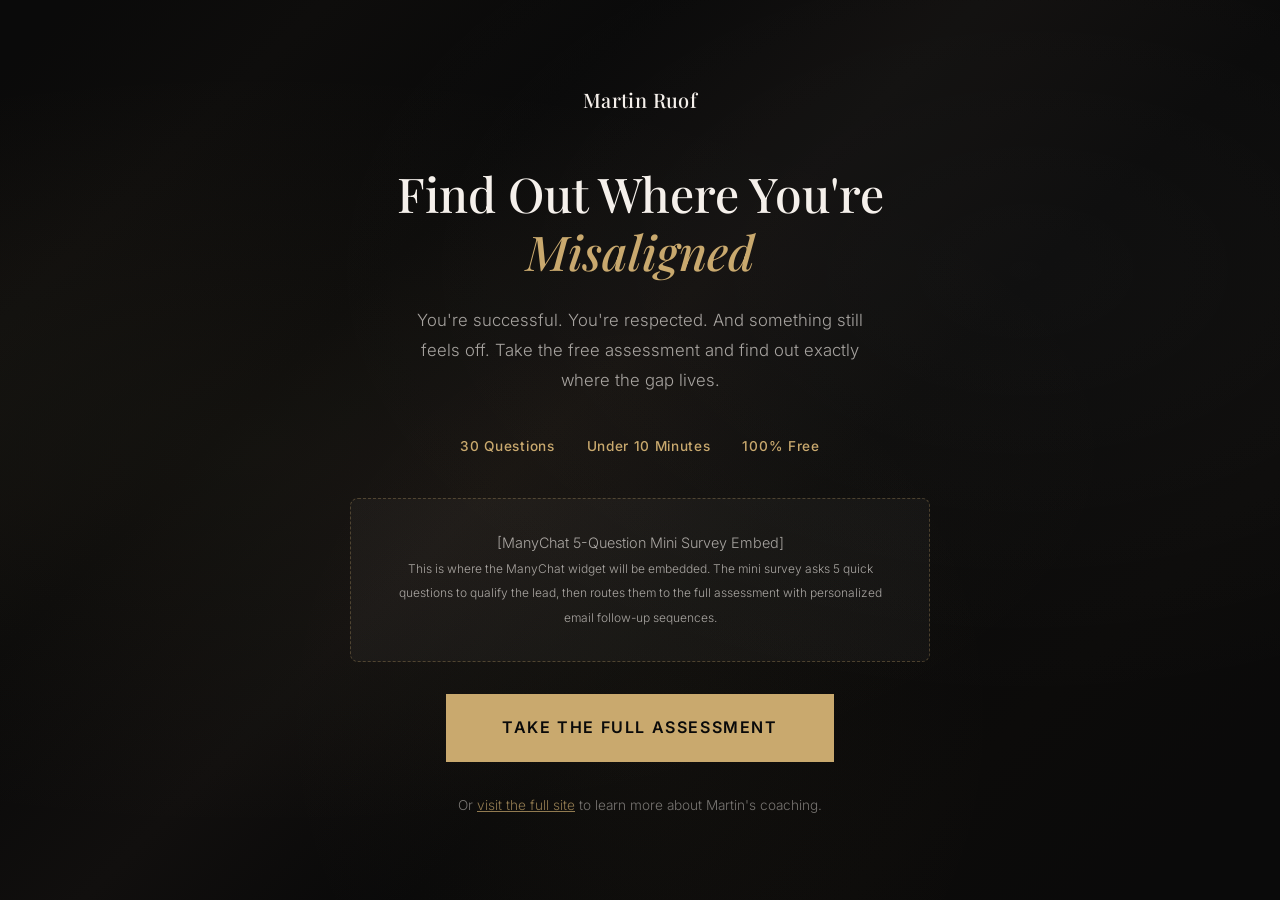
<file: pages/free-assessment.html>
<!DOCTYPE html>
<html lang="en">
<head>
  <meta charset="UTF-8">
  <meta name="viewport" content="width=device-width, initial-scale=1.0">
  <title>Free Assessment | Martin Ruof</title>
  <meta name="description" content="Take the free identity alignment assessment. Find out where you're misaligned in under 10 minutes. From Martin Ruof.">
  <meta name="robots" content="noindex">
  <link rel="preconnect" href="https://fonts.googleapis.com">
  <link rel="preconnect" href="https://fonts.gstatic.com" crossorigin>
  <link href="https://fonts.googleapis.com/css2?family=Playfair+Display:ital,wght@0,400;0,500;0,600;0,700;1,400;1,500&family=Inter:wght@300;400;500;600&display=swap" rel="stylesheet">
  <link rel="stylesheet" href="../css/style.css">
  <style>
    body { background: var(--marble-black); }

    .mc-landing {
      min-height: 100vh;
      display: flex;
      align-items: center;
      justify-content: center;
      position: relative;
      padding: 2rem;
    }

    .mc-landing .hero-marble-overlay {
      position: absolute;
      inset: 0;
    }

    .mc-card {
      position: relative;
      z-index: 2;
      max-width: 580px;
      width: 100%;
      text-align: center;
    }

    .mc-logo {
      font-family: var(--font-serif);
      font-size: 1.25rem;
      font-weight: 500;
      color: var(--text-light);
      letter-spacing: 0.02em;
      margin-bottom: 3rem;
      display: block;
    }

    .mc-headline {
      font-family: var(--font-serif);
      font-size: clamp(2rem, 5vw, 3rem);
      font-weight: 500;
      color: var(--text-light);
      line-height: 1.2;
      margin-bottom: 1.5rem;
    }

    .mc-headline span {
      color: var(--accent-gold);
      font-style: italic;
    }

    .mc-subtext {
      font-size: 1.05rem;
      color: var(--text-light-muted);
      line-height: 1.8;
      margin-bottom: 2.5rem;
      max-width: 480px;
      margin-left: auto;
      margin-right: auto;
    }

    .mc-features {
      list-style: none;
      padding: 0;
      margin-bottom: 2.5rem;
      display: flex;
      justify-content: center;
      gap: 2rem;
      flex-wrap: wrap;
    }

    .mc-features li {
      font-size: 0.85rem;
      color: var(--accent-gold);
      letter-spacing: 0.05em;
      font-weight: 500;
    }

    .mc-cta {
      display: inline-block;
      background: var(--accent-gold);
      color: var(--marble-black);
      font-family: var(--font-sans);
      font-size: 1rem;
      font-weight: 600;
      letter-spacing: 0.1em;
      text-transform: uppercase;
      padding: 1.25rem 3.5rem;
      border: none;
      cursor: pointer;
      transition: all 0.4s ease;
      margin-bottom: 2rem;
    }

    .mc-cta:hover {
      background: var(--accent-gold-light);
      transform: translateY(-2px);
      box-shadow: 0 8px 30px rgba(201, 169, 110, 0.3);
    }

    .mc-note {
      font-size: 0.85rem;
      color: var(--text-light-muted);
      opacity: 0.7;
    }

    .mc-note a {
      color: var(--accent-gold);
      text-decoration: underline;
    }

    /* ManyChat embed placeholder */
    .mc-embed-placeholder {
      background: rgba(255,255,255,0.03);
      border: 1px dashed rgba(201, 169, 110, 0.3);
      border-radius: 8px;
      padding: 2rem;
      margin-bottom: 2rem;
      color: var(--text-light-muted);
      font-size: 0.9rem;
    }
  </style>
</head>
<body>

  <div class="mc-landing">
    <div class="hero-marble-overlay"></div>

    <div class="mc-card">
      <span class="mc-logo">Martin Ruof</span>

      <h1 class="mc-headline">
        Find Out Where You're<br><span>Misaligned</span>
      </h1>

      <p class="mc-subtext">
        You're successful. You're respected. And something still feels off.
        Take the free assessment and find out exactly where the gap lives.
      </p>

      <ul class="mc-features">
        <li>30 Questions</li>
        <li>Under 10 Minutes</li>
        <li>100% Free</li>
      </ul>

      <!-- ManyChat Integration Point -->
      <div class="mc-embed-placeholder">
        [ManyChat 5-Question Mini Survey Embed]<br>
        <small>This is where the ManyChat widget will be embedded. The mini survey
        asks 5 quick questions to qualify the lead, then routes them to the full
        assessment with personalized email follow-up sequences.</small>
      </div>

      <a href="/pages/assessment.html" class="mc-cta">Take the Full Assessment</a>

      <p class="mc-note">
        Or <a href="/">visit the full site</a> to learn more about Martin's coaching.
      </p>
    </div>
  </div>

</body>
</html>
</file>
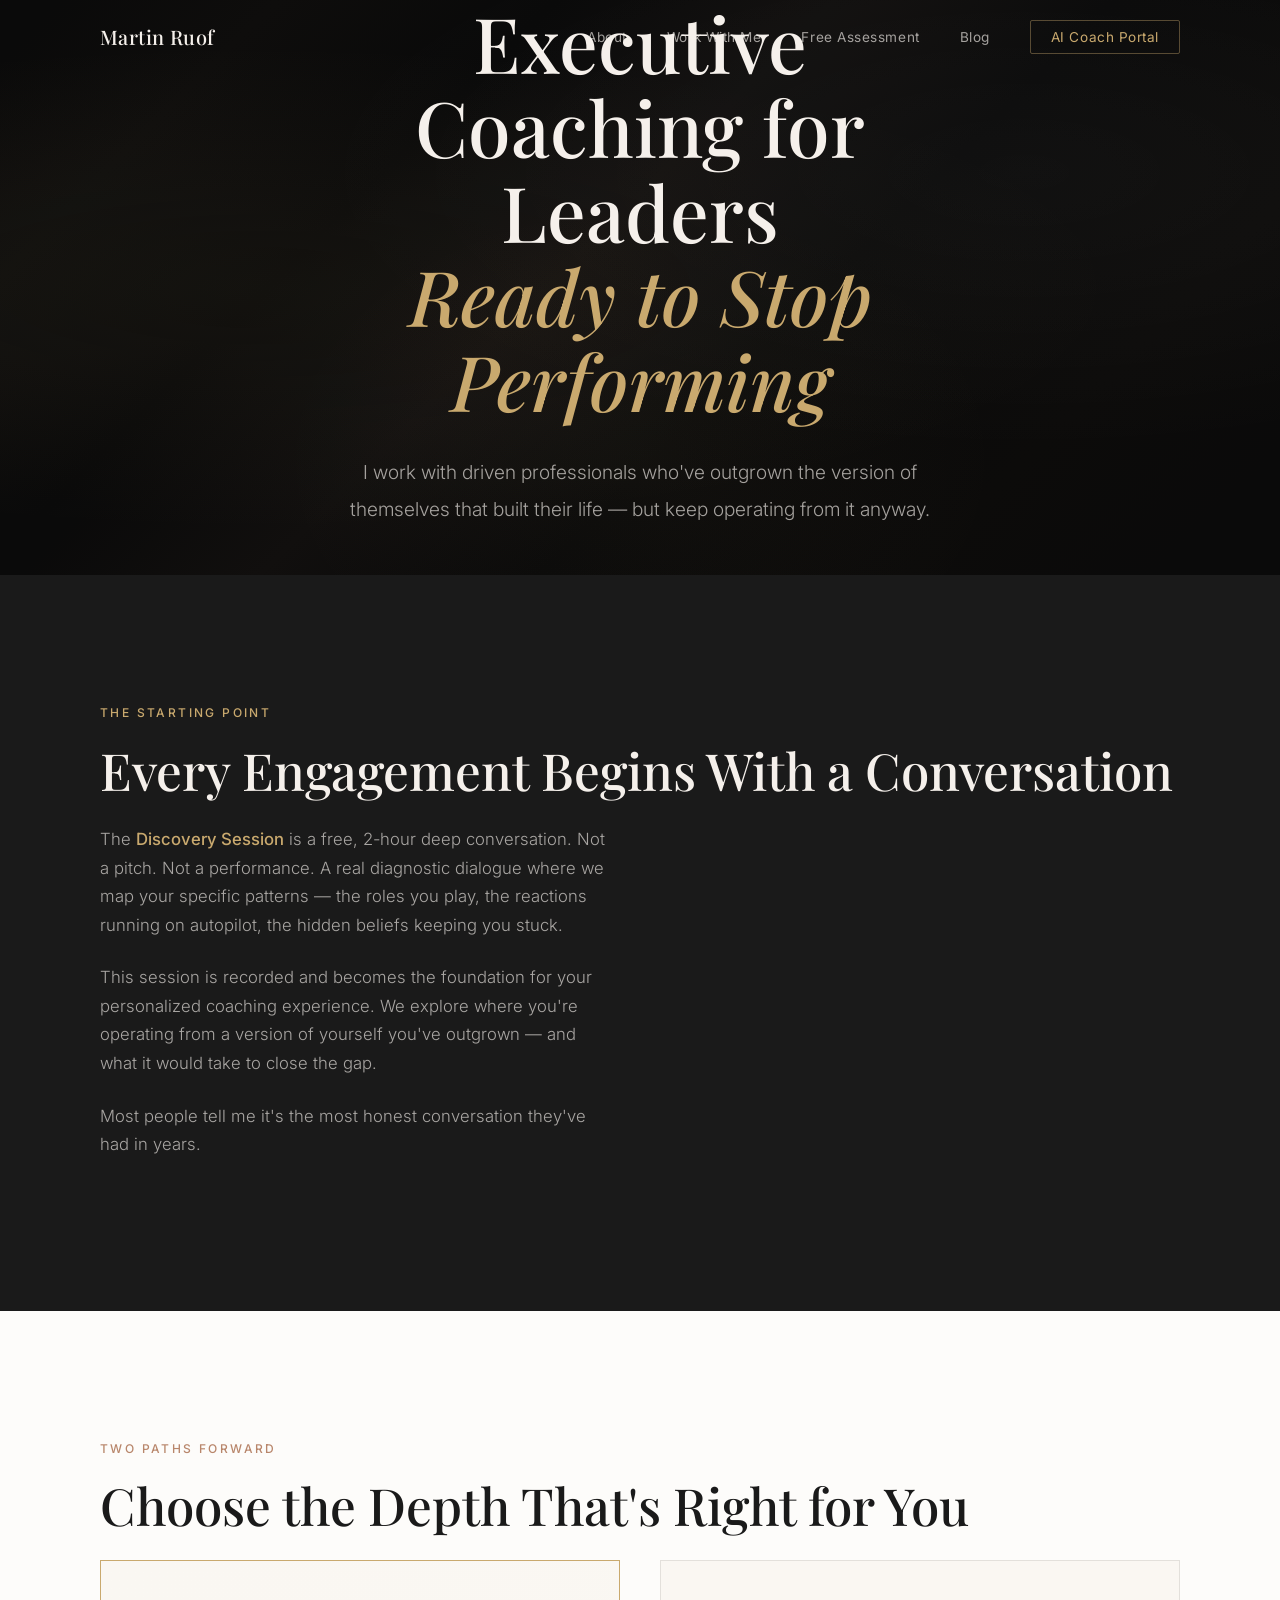
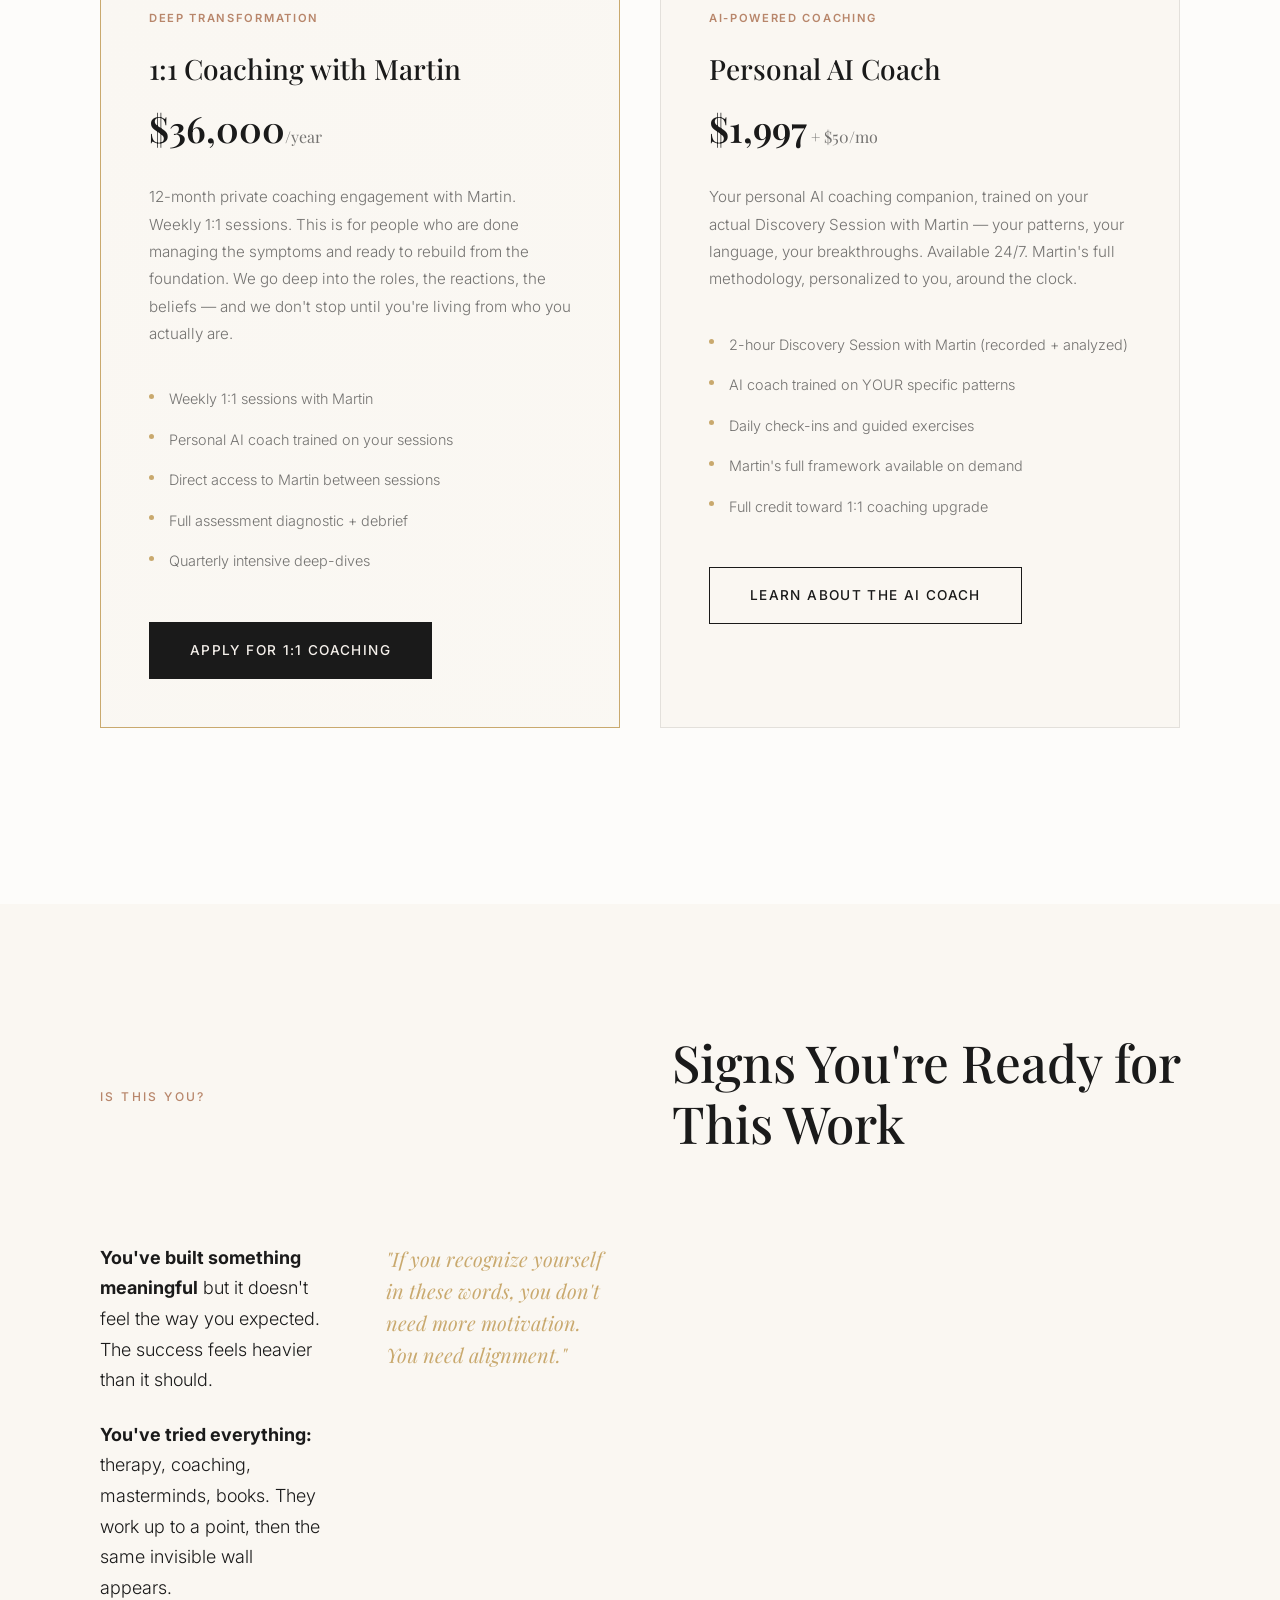
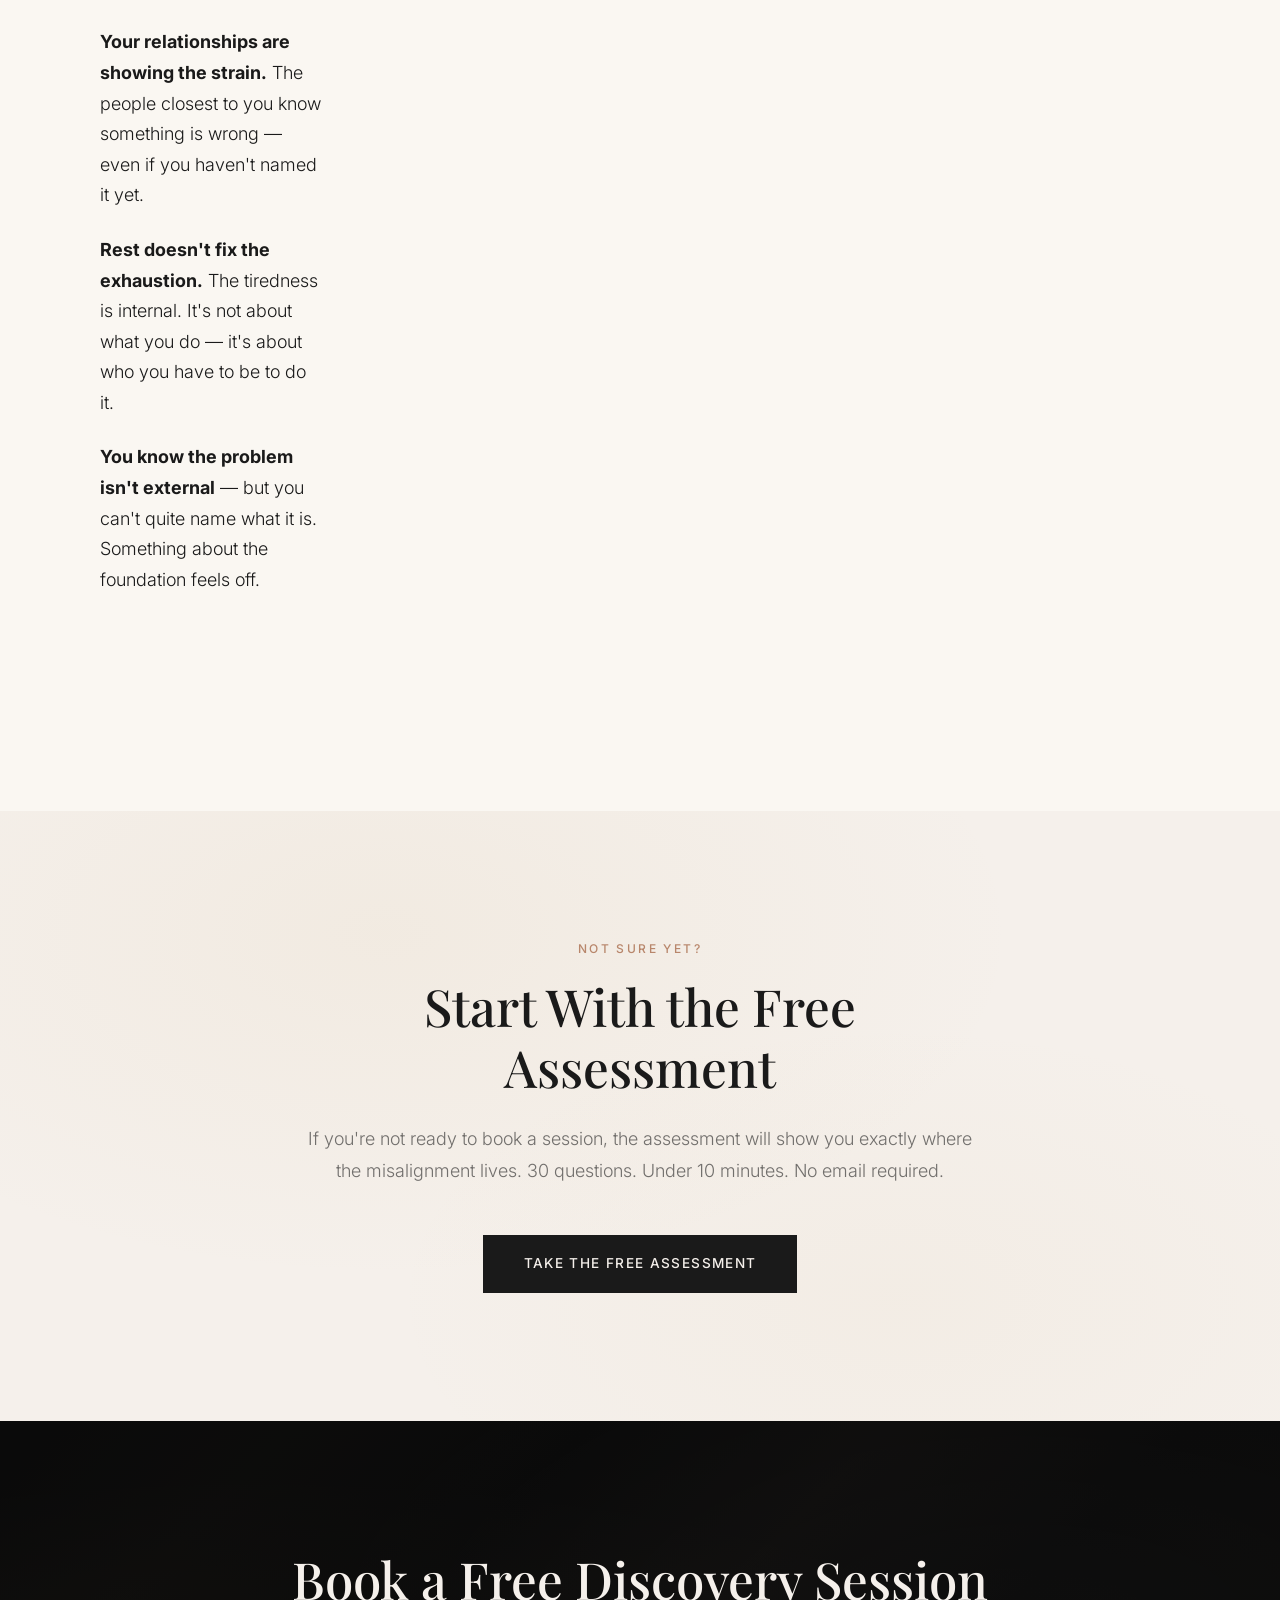
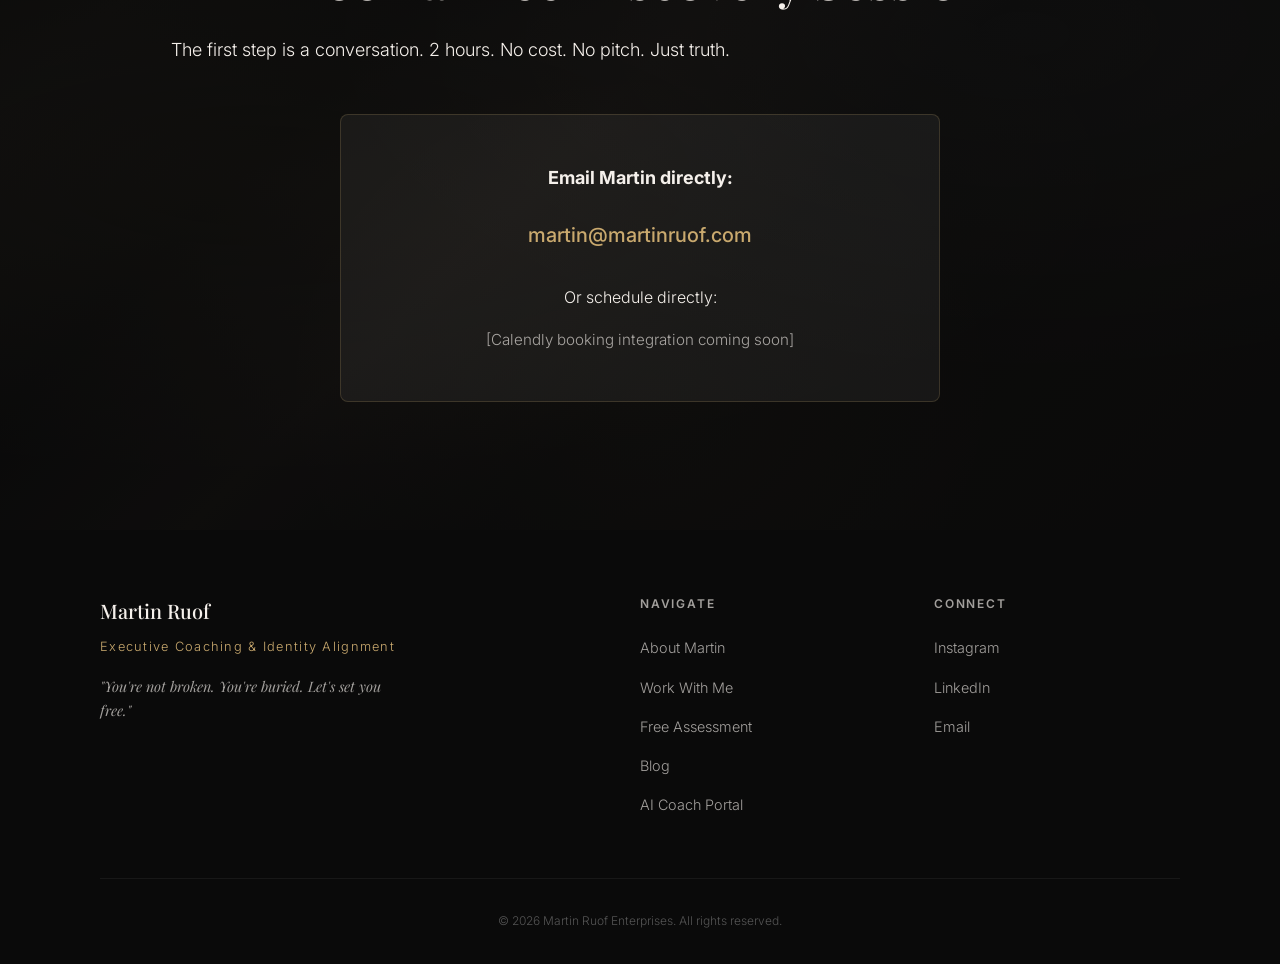
<file: pages/work-with-me.html>
<!DOCTYPE html>
<html lang="en">
<head>
  <meta charset="UTF-8">
  <meta name="viewport" content="width=device-width, initial-scale=1.0">
  <title>Work With Martin Ruof | 1:1 Executive Coaching & AI-Powered Support</title>
  <meta name="description" content="Two paths to identity alignment: 1:1 coaching with Martin Ruof ($36K/year) or a personal AI coach trained on your session ($1,997). Both start with a free discovery session.">
  <link rel="canonical" href="https://martinruof.com/work-with-me">
  <link rel="preconnect" href="https://fonts.googleapis.com">
  <link rel="preconnect" href="https://fonts.gstatic.com" crossorigin>
  <link href="https://fonts.googleapis.com/css2?family=Playfair+Display:ital,wght@0,400;0,500;0,600;0,700;1,400;1,500&family=Inter:wght@300;400;500;600&display=swap" rel="stylesheet">
  <link rel="stylesheet" href="../css/style.css">
  <style>
    .page-hero { min-height: 60vh; }
    .about-credentials-grid {
      display: grid;
      grid-template-columns: 1fr 1fr;
      gap: 4rem;
      margin-bottom: 4rem;
    }
    @media (max-width: 768px) {
      .about-credentials-grid {
        grid-template-columns: 1fr;
        gap: 2rem;
      }
    }
  </style>
</head>
<body>

  <!-- NAVIGATION -->
  <nav class="nav" id="nav">
    <div class="nav-inner">
      <a href="/" class="nav-logo">Martin Ruof</a>
      <button class="nav-toggle" id="navToggle" aria-label="Toggle menu">
        <span></span><span></span><span></span>
      </button>
      <ul class="nav-links" id="navLinks">
        <li><a href="/pages/about.html">About</a></li>
        <li><a href="/pages/work-with-me.html">Work With Me</a></li>
        <li><a href="/pages/assessment.html">Free Assessment</a></li>
        <li><a href="/blog/">Blog</a></li>
        <li><a href="/pages/ai-coach.html" class="nav-portal">AI Coach Portal</a></li>
      </ul>
    </div>
  </nav>

  <!-- HERO -->
  <section class="hero page-hero">
    <div class="hero-marble-overlay"></div>
    <div class="hero-content">
      <h1 class="hero-headline">
        Executive Coaching for Leaders<br>
        <span class="hero-accent">Ready to Stop Performing</span>
      </h1>
      <p class="hero-subheadline">
        I work with driven professionals who've outgrown the version of themselves
        that built their life — but keep operating from it anyway.
      </p>
    </div>
  </section>

  <!-- SECTION: HOW IT STARTS -->
  <section class="section section-problem">
    <div class="container">
      <div class="section-label">The Starting Point</div>
      <h2 class="section-heading">Every Engagement Begins With a Conversation</h2>
      <div class="problem-grid">
        <div class="problem-text">
          <p>
            The <strong>Discovery Session</strong> is a free, 2-hour deep conversation.
            Not a pitch. Not a performance. A real diagnostic dialogue where we map
            your specific patterns — the roles you play, the reactions running on
            autopilot, the hidden beliefs keeping you stuck.
          </p>
          <p>
            This session is recorded and becomes the foundation for your personalized
            coaching experience. We explore where you're operating from a version of
            yourself you've outgrown — and what it would take to close the gap.
          </p>
          <p>
            Most people tell me it's the most honest conversation they've had in years.
          </p>
        </div>
      </div>
    </div>
  </section>

  <!-- SECTION: TWO PATHS -->
  <section class="section section-offers">
    <div class="container">
      <div class="section-label">Two Paths Forward</div>
      <h2 class="section-heading">Choose the Depth That's Right for You</h2>
      <div class="offers-grid">
        <div class="offer-card offer-card-featured">
          <div class="offer-tag">Deep Transformation</div>
          <h3 class="offer-name">1:1 Coaching with Martin</h3>
          <p class="offer-price">$36,000<span>/year</span></p>
          <p class="offer-description">
            12-month private coaching engagement with Martin. Weekly 1:1 sessions.
            This is for people who are done managing the symptoms and ready to rebuild
            from the foundation. We go deep into the roles, the reactions, the beliefs —
            and we don't stop until you're living from who you actually are.
          </p>
          <ul class="offer-includes">
            <li>Weekly 1:1 sessions with Martin</li>
            <li>Personal AI coach trained on your sessions</li>
            <li>Direct access to Martin between sessions</li>
            <li>Full assessment diagnostic + debrief</li>
            <li>Quarterly intensive deep-dives</li>
          </ul>
          <a href="#book" class="btn btn-primary">Apply for 1:1 Coaching</a>
        </div>
        <div class="offer-card">
          <div class="offer-tag">AI-Powered Coaching</div>
          <h3 class="offer-name">Personal AI Coach</h3>
          <p class="offer-price">$1,997<span> + $50/mo</span></p>
          <p class="offer-description">
            Your personal AI coaching companion, trained on your actual Discovery Session
            with Martin — your patterns, your language, your breakthroughs. Available 24/7.
            Martin's full methodology, personalized to you, around the clock.
          </p>
          <ul class="offer-includes">
            <li>2-hour Discovery Session with Martin (recorded + analyzed)</li>
            <li>AI coach trained on YOUR specific patterns</li>
            <li>Daily check-ins and guided exercises</li>
            <li>Martin's full framework available on demand</li>
            <li>Full credit toward 1:1 coaching upgrade</li>
          </ul>
          <a href="/pages/ai-coach.html" class="btn btn-secondary">Learn About the AI Coach</a>
        </div>
      </div>
    </div>
  </section>

  <!-- SECTION: WHO THIS IS FOR -->
  <section class="section section-assessment">
    <div class="container">
      <div class="section-label">Is This You?</div>
      <h2 class="section-heading">Signs You're Ready for This Work</h2>
      <div class="about-credentials-grid">
        <div class="credentials-text">
          <ul style="list-style: none; padding: 0;">
            <li style="margin-bottom: 1.5rem; font-size: 1.125rem;">
              <strong>You've built something meaningful</strong> but it doesn't feel the
              way you expected. The success feels heavier than it should.
            </li>
            <li style="margin-bottom: 1.5rem; font-size: 1.125rem;">
              <strong>You've tried everything:</strong> therapy, coaching, masterminds, books.
              They work up to a point, then the same invisible wall appears.
            </li>
            <li style="margin-bottom: 1.5rem; font-size: 1.125rem;">
              <strong>Your relationships are showing the strain.</strong> The people closest
              to you know something is wrong — even if you haven't named it yet.
            </li>
            <li style="margin-bottom: 1.5rem; font-size: 1.125rem;">
              <strong>Rest doesn't fix the exhaustion.</strong> The tiredness is internal.
              It's not about what you do — it's about who you have to be to do it.
            </li>
            <li style="margin-bottom: 1.5rem; font-size: 1.125rem;">
              <strong>You know the problem isn't external</strong> — but you can't quite
              name what it is. Something about the foundation feels off.
            </li>
          </ul>
        </div>
        <div class="credentials-stats">
          <blockquote style="font-size: 1.25rem; font-family: var(--font-serif); font-style: italic; color: var(--accent-gold); margin: 0; line-height: 1.6;">
            "If you recognize yourself in these words, you don't need more motivation.
            You need alignment."
          </blockquote>
        </div>
      </div>
    </div>
  </section>

  <!-- SECTION: NOT SURE? TAKE THE ASSESSMENT -->
  <section class="section section-method">
    <div class="marble-light-overlay"></div>
    <div class="container">
      <div style="text-align: center; max-width: 700px; margin: 0 auto;">
        <div class="section-label" style="text-align: center;">Not Sure Yet?</div>
        <h2 class="section-heading">Start With the Free Assessment</h2>
        <p class="section-intro" style="margin-left: auto; margin-right: auto;">
          If you're not ready to book a session, the assessment will show you exactly
          where the misalignment lives. 30 questions. Under 10 minutes. No email required.
        </p>
        <a href="/pages/assessment.html" class="btn btn-primary" style="background: var(--marble-dark); color: var(--text-light); border-color: var(--marble-dark);">Take the Free Assessment</a>
      </div>
    </div>
  </section>

  <!-- SECTION: BOOK A SESSION -->
  <section class="section section-testimonial" id="book">
    <div class="hero-marble-overlay"></div>
    <div class="container">
      <h2 class="section-heading">Book a Free Discovery Session</h2>
      <p class="section-intro" style="color: var(--text-light); max-width: 700px;">
        The first step is a conversation. 2 hours. No cost. No pitch. Just truth.
      </p>
      <div style="background: rgba(255,255,255, 0.05); border: 1px solid rgba(201, 169, 110, 0.2); border-radius: 8px; padding: 3rem; max-width: 600px; margin: 0 auto;">
        <p style="color: var(--text-light); margin-bottom: 1.5rem; font-size: 1.125rem;">
          <strong>Email Martin directly:</strong>
        </p>
        <a href="mailto:martin@martinruof.com" style="color: var(--accent-gold); font-size: 1.25rem; font-weight: 500; display: inline-block; margin-bottom: 2rem;">martin@martinruof.com</a>
        <p style="color: var(--text-light); margin-bottom: 1rem; font-size: 1rem;">
          Or schedule directly:
        </p>
        <p style="color: var(--text-light-muted); font-size: 0.95rem;">
          [Calendly booking integration coming soon]
        </p>
      </div>
    </div>
  </section>

  <!-- FOOTER -->
  <footer class="footer">
    <div class="container">
      <div class="footer-grid">
        <div class="footer-brand">
          <span class="footer-logo">Martin Ruof</span>
          <p class="footer-tagline">Executive Coaching & Identity Alignment</p>
          <p class="footer-philosophy">"You're not broken. You're buried. Let's set you free."</p>
        </div>
        <div class="footer-links">
          <h4>Navigate</h4>
          <ul>
            <li><a href="/pages/about.html">About Martin</a></li>
            <li><a href="/pages/work-with-me.html">Work With Me</a></li>
            <li><a href="/pages/assessment.html">Free Assessment</a></li>
            <li><a href="/blog/">Blog</a></li>
            <li><a href="/pages/ai-coach.html">AI Coach Portal</a></li>
          </ul>
        </div>
        <div class="footer-connect">
          <h4>Connect</h4>
          <ul>
            <li><a href="https://instagram.com/martinruof" target="_blank">Instagram</a></li>
            <li><a href="https://linkedin.com/in/martinruof" target="_blank">LinkedIn</a></li>
            <li><a href="mailto:martin@martinruof.com">Email</a></li>
          </ul>
        </div>
      </div>
      <div class="footer-bottom">
        <p>&copy; 2026 Martin Ruof Enterprises. All rights reserved.</p>
      </div>
    </div>
  </footer>

  <script src="../js/main.js"></script>
</body>
</html>
</file>
<file: css/style.css>
/* ============================================
   MARTIN RUOF — IDENTITY ALIGNMENT COACHING
   Design: Dark-to-Light Marble Journey
   Typography: Playfair Display (serif) + Inter (sans)
   Palette: Dark marble → warm neutrals → revealed light
   ============================================ */

/* --- RESET & FOUNDATIONS --- */
*, *::before, *::after {
  margin: 0;
  padding: 0;
  box-sizing: border-box;
}

:root {
  /* Dark Marble Palette */
  --marble-black: #0a0a0a;
  --marble-dark: #1a1a1a;
  --marble-charcoal: #2a2a2a;
  --marble-gray: #3d3d3d;

  /* Light Marble Palette */
  --marble-light: #f5f0eb;
  --marble-cream: #faf7f2;
  --marble-white: #fdfcfa;

  /* Warm Accents — Gold/Amber */
  --accent-gold: #c9a96e;
  --accent-gold-light: #d4b97a;
  --accent-gold-dim: rgba(201, 169, 110, 0.15);
  --accent-copper: #b8866b;

  /* Text Colors */
  --text-light: #f5f0eb;
  --text-light-muted: rgba(245, 240, 235, 0.65);
  --text-dark: #1a1a1a;
  --text-dark-muted: rgba(26, 26, 26, 0.6);

  /* Typography */
  --font-serif: 'Playfair Display', Georgia, 'Times New Roman', serif;
  --font-sans: 'Inter', -apple-system, BlinkMacSystemFont, 'Segoe UI', sans-serif;

  /* Spacing */
  --section-padding: clamp(80px, 10vw, 140px);
  --container-width: 1200px;
  --container-padding: clamp(20px, 5vw, 60px);
}

html {
  scroll-behavior: smooth;
  font-size: 16px;
}

body {
  font-family: var(--font-sans);
  font-weight: 300;
  line-height: 1.7;
  color: var(--text-dark);
  background: var(--marble-white);
  -webkit-font-smoothing: antialiased;
  -moz-osx-font-smoothing: grayscale;
}

.container {
  max-width: var(--container-width);
  margin: 0 auto;
  padding: 0 var(--container-padding);
}

img {
  max-width: 100%;
  height: auto;
}

a {
  color: inherit;
  text-decoration: none;
}

/* --- TYPOGRAPHY --- */
h1, h2, h3 {
  font-family: var(--font-serif);
  font-weight: 500;
  line-height: 1.2;
}

.section-label {
  font-family: var(--font-sans);
  font-size: 0.75rem;
  font-weight: 500;
  letter-spacing: 0.2em;
  text-transform: uppercase;
  margin-bottom: 1rem;
}

.section-heading {
  font-size: clamp(2rem, 4vw, 3.2rem);
  margin-bottom: 1.5rem;
}

.section-intro {
  font-size: 1.125rem;
  line-height: 1.8;
  max-width: 680px;
  margin-bottom: 3rem;
}

/* --- NAVIGATION --- */
.nav {
  position: fixed;
  top: 0;
  left: 0;
  right: 0;
  z-index: 1000;
  padding: 1.25rem 0;
  transition: all 0.4s ease;
}

.nav.scrolled {
  background: rgba(10, 10, 10, 0.95);
  backdrop-filter: blur(20px);
  padding: 0.75rem 0;
  border-bottom: 1px solid rgba(201, 169, 110, 0.1);
}

.nav-inner {
  max-width: var(--container-width);
  margin: 0 auto;
  padding: 0 var(--container-padding);
  display: flex;
  align-items: center;
  justify-content: space-between;
}

.nav-logo {
  font-family: var(--font-serif);
  font-size: 1.25rem;
  font-weight: 500;
  color: var(--text-light);
  letter-spacing: 0.02em;
}

.nav-links {
  display: flex;
  list-style: none;
  gap: 2.5rem;
  align-items: center;
}

.nav-links a {
  font-size: 0.85rem;
  font-weight: 400;
  letter-spacing: 0.04em;
  color: var(--text-light-muted);
  transition: color 0.3s ease;
}

.nav-links a:hover {
  color: var(--accent-gold);
}

.nav-portal {
  padding: 0.5rem 1.25rem;
  border: 1px solid rgba(201, 169, 110, 0.4);
  border-radius: 2px;
  color: var(--accent-gold) !important;
  transition: all 0.3s ease;
}

.nav-portal:hover {
  background: rgba(201, 169, 110, 0.1);
  border-color: var(--accent-gold);
}

.nav-toggle {
  display: none;
  flex-direction: column;
  gap: 5px;
  background: none;
  border: none;
  cursor: pointer;
  padding: 5px;
}

.nav-toggle span {
  width: 24px;
  height: 1.5px;
  background: var(--text-light);
  transition: all 0.3s ease;
}

/* --- BUTTONS --- */
.btn {
  display: inline-block;
  font-family: var(--font-sans);
  font-size: 0.85rem;
  font-weight: 500;
  letter-spacing: 0.1em;
  text-transform: uppercase;
  padding: 1rem 2.5rem;
  border: none;
  cursor: pointer;
  transition: all 0.4s ease;
  text-align: center;
}

.btn-primary {
  background: var(--accent-gold);
  color: var(--marble-black);
  border: 1px solid var(--accent-gold);
}

.btn-primary:hover {
  background: var(--accent-gold-light);
  transform: translateY(-1px);
  box-shadow: 0 4px 20px rgba(201, 169, 110, 0.3);
}

.btn-secondary {
  background: transparent;
  color: var(--accent-gold);
  border: 1px solid var(--accent-gold);
}

.btn-secondary:hover {
  background: var(--accent-gold-dim);
}

.btn-tertiary {
  background: none;
  color: var(--accent-gold);
  padding: 0.5rem 0;
  border-bottom: 1px solid var(--accent-gold);
  letter-spacing: 0.08em;
}

.btn-tertiary:hover {
  color: var(--accent-gold-light);
  border-color: var(--accent-gold-light);
}

.btn-large {
  padding: 1.25rem 3.5rem;
  font-size: 0.9rem;
}

/* On light backgrounds */
.section-offers .btn-primary,
.section-final-cta .btn-primary,
.section-assessment .btn-primary {
  background: var(--marble-dark);
  color: var(--text-light);
  border-color: var(--marble-dark);
}

.section-offers .btn-primary:hover,
.section-final-cta .btn-primary:hover,
.section-assessment .btn-primary:hover {
  background: var(--marble-charcoal);
  box-shadow: 0 4px 20px rgba(26, 26, 26, 0.3);
}

.section-offers .btn-secondary {
  color: var(--marble-dark);
  border-color: var(--marble-dark);
}

.section-offers .btn-secondary:hover {
  background: rgba(26, 26, 26, 0.05);
}

/* --- HERO SECTION --- */
.hero {
  position: relative;
  min-height: 100vh;
  display: flex;
  align-items: center;
  justify-content: center;
  background: var(--marble-black);
  overflow: hidden;
}

.hero-marble-overlay {
  position: absolute;
  inset: 0;
  background:
    radial-gradient(ellipse at 20% 50%, rgba(201, 169, 110, 0.06) 0%, transparent 60%),
    radial-gradient(ellipse at 80% 30%, rgba(255, 255, 255, 0.03) 0%, transparent 50%),
    radial-gradient(ellipse at 50% 80%, rgba(201, 169, 110, 0.04) 0%, transparent 40%),
    linear-gradient(135deg,
      var(--marble-black) 0%,
      #0f0e0d 15%,
      var(--marble-black) 30%,
      #12100f 45%,
      var(--marble-black) 60%,
      #0d0c0b 80%,
      var(--marble-black) 100%
    );
  opacity: 0.9;
}

.hero-content {
  position: relative;
  z-index: 2;
  text-align: center;
  max-width: 800px;
  padding: 0 var(--container-padding);
}

.hero-preheading {
  font-family: var(--font-sans);
  font-size: 0.75rem;
  font-weight: 500;
  letter-spacing: 0.25em;
  text-transform: uppercase;
  color: var(--accent-gold);
  margin-bottom: 2rem;
}

.hero-headline {
  font-size: clamp(2.8rem, 6vw, 5rem);
  font-weight: 500;
  color: var(--text-light);
  margin-bottom: 2rem;
  line-height: 1.1;
}

.hero-accent {
  color: var(--accent-gold);
  font-style: italic;
}

.hero-subheadline {
  font-size: clamp(1rem, 1.5vw, 1.2rem);
  color: var(--text-light-muted);
  line-height: 1.9;
  max-width: 600px;
  margin: 0 auto 3rem;
}

.hero-ctas {
  display: flex;
  gap: 1.5rem;
  justify-content: center;
  flex-wrap: wrap;
}

.hero-scroll-indicator {
  position: absolute;
  bottom: 2rem;
  left: 50%;
  transform: translateX(-50%);
  display: flex;
  flex-direction: column;
  align-items: center;
  gap: 0.75rem;
  color: var(--text-light-muted);
  font-size: 0.7rem;
  letter-spacing: 0.15em;
  text-transform: uppercase;
}

.scroll-line {
  width: 1px;
  height: 40px;
  background: linear-gradient(to bottom, var(--accent-gold), transparent);
  animation: scrollPulse 2s ease-in-out infinite;
}

@keyframes scrollPulse {
  0%, 100% { opacity: 0.3; }
  50% { opacity: 1; }
}

/* --- SECTION: THE PROBLEM (Dark transitional) --- */
.section {
  padding: var(--section-padding) 0;
}

.section-problem {
  background: var(--marble-dark);
  color: var(--text-light);
}

.section-problem .section-label {
  color: var(--accent-gold);
}

.section-problem .section-heading {
  color: var(--text-light);
}

.problem-grid {
  display: grid;
  grid-template-columns: 1fr 1fr;
  gap: 4rem;
  align-items: center;
}

.problem-text p {
  margin-bottom: 1.5rem;
  color: var(--text-light-muted);
  font-size: 1.05rem;
}

.problem-text strong {
  color: var(--accent-gold);
  font-weight: 500;
}

.problem-stats {
  display: flex;
  flex-direction: column;
  gap: 1.5rem;
}

.stat-card {
  padding: 2rem;
  border: 1px solid rgba(201, 169, 110, 0.15);
  background: rgba(201, 169, 110, 0.03);
  transition: border-color 0.3s ease;
}

.stat-card:hover {
  border-color: rgba(201, 169, 110, 0.4);
}

.stat-number {
  display: block;
  font-family: var(--font-serif);
  font-size: 2.5rem;
  font-weight: 500;
  color: var(--accent-gold);
  margin-bottom: 0.25rem;
}

.stat-label {
  font-size: 0.85rem;
  color: var(--text-light-muted);
  letter-spacing: 0.02em;
}

/* --- SECTION: THREE FORCES (Mid tone) --- */
.section-forces {
  background: var(--marble-charcoal);
  color: var(--text-light);
}

.section-forces .section-label {
  color: var(--accent-gold);
}

.section-forces .section-intro {
  color: var(--text-light-muted);
}

.forces-grid {
  display: grid;
  grid-template-columns: repeat(3, 1fr);
  gap: 2.5rem;
}

.force-card {
  padding: 2.5rem;
  border: 1px solid rgba(255, 255, 255, 0.06);
  background: rgba(255, 255, 255, 0.02);
  transition: all 0.4s ease;
}

.force-card:hover {
  border-color: rgba(201, 169, 110, 0.3);
  background: rgba(201, 169, 110, 0.03);
  transform: translateY(-4px);
}

.force-number {
  font-family: var(--font-serif);
  font-size: 0.85rem;
  color: var(--accent-gold);
  display: block;
  margin-bottom: 1.25rem;
  letter-spacing: 0.05em;
}

.force-title {
  font-size: 1.5rem;
  margin-bottom: 1rem;
  color: var(--text-light);
}

.force-description {
  font-size: 0.95rem;
  color: var(--text-light-muted);
  line-height: 1.8;
}

/* --- SECTION: METHOD (Light marble - the revealing) --- */
.section-method {
  position: relative;
  background: var(--marble-light);
  color: var(--text-dark);
  overflow: hidden;
}

.marble-light-overlay {
  position: absolute;
  inset: 0;
  background:
    radial-gradient(ellipse at 30% 20%, rgba(201, 169, 110, 0.08) 0%, transparent 50%),
    radial-gradient(ellipse at 70% 80%, rgba(201, 169, 110, 0.05) 0%, transparent 40%);
  pointer-events: none;
}

.section-method .container {
  position: relative;
  z-index: 2;
}

.section-method .section-label {
  color: var(--accent-copper);
}

.section-method .section-heading {
  color: var(--text-dark);
}

.section-method .section-intro {
  color: var(--text-dark-muted);
}

.method-steps {
  max-width: 640px;
  margin-top: 3rem;
}

.method-step {
  display: flex;
  gap: 2rem;
  margin-bottom: 3rem;
}

.step-marker {
  display: flex;
  flex-direction: column;
  align-items: center;
  min-width: 20px;
  padding-top: 0.5rem;
}

.step-dot {
  width: 10px;
  height: 10px;
  border-radius: 50%;
  background: var(--accent-gold);
  flex-shrink: 0;
}

.step-line {
  width: 1px;
  flex-grow: 1;
  background: rgba(201, 169, 110, 0.3);
  margin-bottom: 0.5rem;
  min-height: 40px;
}

.method-step:first-child .step-line {
  display: none;
}

.step-content h3 {
  font-size: 1.5rem;
  margin-bottom: 0.75rem;
  color: var(--text-dark);
}

.step-content p {
  color: var(--text-dark-muted);
  font-size: 1rem;
  line-height: 1.8;
}

/* --- SECTION: ASSESSMENT (Light) --- */
.section-assessment {
  background: var(--marble-cream);
  color: var(--text-dark);
}

.section-assessment .container {
  display: grid;
  grid-template-columns: 1fr 1fr;
  gap: 4rem;
  align-items: center;
}

.section-assessment .section-label {
  color: var(--accent-copper);
}

.assessment-description {
  font-size: 1.05rem;
  color: var(--text-dark-muted);
  margin-bottom: 1.5rem;
  line-height: 1.8;
}

.assessment-description strong {
  color: var(--text-dark);
  font-weight: 500;
}

.assessment-features {
  list-style: none;
  margin: 2rem 0;
}

.assessment-features li {
  padding: 0.5rem 0;
  padding-left: 1.5rem;
  position: relative;
  font-size: 0.95rem;
  color: var(--text-dark-muted);
}

.assessment-features li::before {
  content: '';
  position: absolute;
  left: 0;
  top: 1rem;
  width: 6px;
  height: 6px;
  background: var(--accent-gold);
  border-radius: 50%;
}

.index-preview {
  background: var(--marble-dark);
  padding: 3rem;
  border-radius: 2px;
}

.index-bar {
  margin-bottom: 1.5rem;
}

.bar-label {
  display: block;
  font-size: 0.8rem;
  color: var(--text-light-muted);
  letter-spacing: 0.05em;
  margin-bottom: 0.5rem;
}

.bar-track {
  width: 100%;
  height: 6px;
  background: rgba(255, 255, 255, 0.1);
  border-radius: 3px;
  overflow: hidden;
  margin-bottom: 0.25rem;
}

.bar-fill {
  height: 100%;
  background: var(--accent-gold);
  border-radius: 3px;
  transition: width 1.5s ease-out;
}

.bar-fill-low {
  background: var(--accent-copper);
}

.bar-value {
  font-family: var(--font-serif);
  font-size: 1.25rem;
  color: var(--text-light);
}

.index-gap {
  margin-top: 2rem;
  padding-top: 2rem;
  border-top: 1px solid rgba(201, 169, 110, 0.2);
  display: flex;
  justify-content: space-between;
  align-items: center;
}

.gap-label {
  font-size: 0.85rem;
  color: var(--accent-gold);
  letter-spacing: 0.05em;
  font-weight: 500;
}

.gap-value {
  font-family: var(--font-serif);
  font-size: 3rem;
  font-weight: 600;
  color: var(--accent-gold);
}

/* --- SECTION: OFFERS (Warm light) --- */
.section-offers {
  background: var(--marble-white);
  color: var(--text-dark);
}

.section-offers .section-label {
  color: var(--accent-copper);
}

.section-offers .section-intro {
  color: var(--text-dark-muted);
}

.offers-grid {
  display: grid;
  grid-template-columns: 1fr 1fr;
  gap: 2.5rem;
  margin-bottom: 3rem;
}

.offer-card {
  padding: 3rem;
  border: 1px solid rgba(26, 26, 26, 0.1);
  background: var(--marble-cream);
  position: relative;
  transition: all 0.4s ease;
}

.offer-card:hover {
  border-color: rgba(26, 26, 26, 0.2);
  transform: translateY(-4px);
  box-shadow: 0 12px 40px rgba(0, 0, 0, 0.06);
}

.offer-card-featured {
  border-color: var(--accent-gold);
  background: linear-gradient(135deg, var(--marble-cream), rgba(201, 169, 110, 0.05));
}

.offer-tag {
  font-size: 0.7rem;
  font-weight: 600;
  letter-spacing: 0.15em;
  text-transform: uppercase;
  color: var(--accent-copper);
  margin-bottom: 1.5rem;
}

.offer-name {
  font-size: 1.75rem;
  margin-bottom: 0.75rem;
  color: var(--text-dark);
}

.offer-price {
  font-family: var(--font-serif);
  font-size: 2.25rem;
  font-weight: 600;
  color: var(--text-dark);
  margin-bottom: 1.5rem;
}

.offer-price span {
  font-size: 1rem;
  font-weight: 300;
  color: var(--text-dark-muted);
}

.offer-description {
  font-size: 0.95rem;
  color: var(--text-dark-muted);
  line-height: 1.8;
  margin-bottom: 2rem;
}

.offer-includes {
  list-style: none;
  margin-bottom: 2.5rem;
}

.offer-includes li {
  padding: 0.5rem 0;
  padding-left: 1.25rem;
  position: relative;
  font-size: 0.9rem;
  color: var(--text-dark-muted);
}

.offer-includes li::before {
  content: '';
  position: absolute;
  left: 0;
  top: 0.9rem;
  width: 5px;
  height: 5px;
  background: var(--accent-gold);
  border-radius: 50%;
}

.offers-note {
  text-align: center;
  padding-top: 2rem;
}

.offers-note p {
  font-size: 1.05rem;
  color: var(--text-dark-muted);
  max-width: 600px;
  margin: 0 auto 2rem;
  line-height: 1.8;
}

/* --- SECTION: ABOUT PREVIEW --- */
.section-about-preview {
  background: var(--marble-light);
  color: var(--text-dark);
}

.about-preview-grid {
  display: grid;
  grid-template-columns: 1fr 1fr;
  gap: 4rem;
  align-items: center;
}

.about-preview-text .section-label {
  color: var(--accent-copper);
}

.about-preview-text p {
  font-size: 1.05rem;
  color: var(--text-dark-muted);
  margin-bottom: 1.5rem;
  line-height: 1.8;
}

.photo-placeholder {
  width: 100%;
  aspect-ratio: 3/4;
  background: linear-gradient(135deg, var(--marble-charcoal), var(--marble-gray));
  display: flex;
  align-items: center;
  justify-content: center;
  color: var(--text-light-muted);
  font-size: 0.85rem;
  letter-spacing: 0.1em;
  text-transform: uppercase;
}

/* --- SECTION: TESTIMONIAL (Dark marble return) --- */
.section-testimonial {
  position: relative;
  background: var(--marble-black);
  color: var(--text-light);
  padding: var(--section-padding) 0;
}

.section-testimonial .hero-marble-overlay {
  opacity: 0.5;
}

.section-testimonial .container {
  position: relative;
  z-index: 2;
  text-align: center;
}

.testimonial-quote {
  max-width: 800px;
  margin: 0 auto;
}

.testimonial-quote p {
  font-family: var(--font-serif);
  font-size: clamp(1.5rem, 3vw, 2.25rem);
  font-style: italic;
  font-weight: 400;
  line-height: 1.5;
  color: var(--text-light);
  margin-bottom: 2rem;
}

.testimonial-quote cite {
  font-style: normal;
  display: flex;
  flex-direction: column;
  gap: 0.25rem;
}

.cite-name {
  font-size: 0.85rem;
  font-weight: 500;
  color: var(--accent-gold);
  letter-spacing: 0.1em;
}

.cite-title {
  font-size: 0.8rem;
  color: var(--text-light-muted);
}

/* --- SECTION: FINAL CTA --- */
.section-final-cta {
  background: var(--marble-white);
  text-align: center;
  padding: var(--section-padding) 0;
}

.section-final-cta .section-heading {
  color: var(--text-dark);
}

.section-final-cta .section-intro {
  color: var(--text-dark-muted);
  margin-left: auto;
  margin-right: auto;
}

/* --- FOOTER --- */
.footer {
  background: var(--marble-black);
  color: var(--text-light);
  padding: 4rem 0 2rem;
}

.footer-grid {
  display: grid;
  grid-template-columns: 2fr 1fr 1fr;
  gap: 3rem;
  padding-bottom: 3rem;
  border-bottom: 1px solid rgba(255, 255, 255, 0.06);
}

.footer-logo {
  font-family: var(--font-serif);
  font-size: 1.25rem;
  font-weight: 500;
  display: block;
  margin-bottom: 0.5rem;
}

.footer-tagline {
  font-size: 0.8rem;
  color: var(--accent-gold);
  letter-spacing: 0.1em;
  margin-bottom: 1rem;
}

.footer-philosophy {
  font-family: var(--font-serif);
  font-style: italic;
  font-size: 0.9rem;
  color: var(--text-light-muted);
  max-width: 300px;
}

.footer-links h4,
.footer-connect h4 {
  font-family: var(--font-sans);
  font-size: 0.75rem;
  font-weight: 600;
  letter-spacing: 0.15em;
  text-transform: uppercase;
  color: var(--text-light-muted);
  margin-bottom: 1.25rem;
}

.footer-links ul,
.footer-connect ul {
  list-style: none;
}

.footer-links li,
.footer-connect li {
  margin-bottom: 0.75rem;
}

.footer-links a,
.footer-connect a {
  font-size: 0.9rem;
  color: var(--text-light-muted);
  transition: color 0.3s ease;
}

.footer-links a:hover,
.footer-connect a:hover {
  color: var(--accent-gold);
}

.footer-bottom {
  padding-top: 2rem;
  text-align: center;
}

.footer-bottom p {
  font-size: 0.75rem;
  color: rgba(255, 255, 255, 0.3);
}

/* --- RESPONSIVE --- */
@media (max-width: 1024px) {
  .problem-grid,
  .section-assessment .container,
  .offers-grid,
  .about-preview-grid {
    grid-template-columns: 1fr;
    gap: 3rem;
  }

  .forces-grid {
    grid-template-columns: 1fr;
    gap: 2rem;
  }

  .footer-grid {
    grid-template-columns: 1fr 1fr;
  }
}

@media (max-width: 768px) {
  .nav-links {
    display: none;
    position: fixed;
    top: 0;
    left: 0;
    right: 0;
    bottom: 0;
    background: rgba(10, 10, 10, 0.98);
    flex-direction: column;
    justify-content: center;
    align-items: center;
    gap: 2rem;
  }

  .nav-links.active {
    display: flex;
  }

  .nav-links a {
    font-size: 1.25rem;
    color: var(--text-light);
  }

  .nav-toggle {
    display: flex;
    z-index: 1001;
  }

  .hero-headline {
    font-size: clamp(2.2rem, 8vw, 3.5rem);
  }

  .hero-ctas {
    flex-direction: column;
    align-items: center;
  }

  .hero-ctas .btn {
    width: 100%;
    max-width: 320px;
  }

  .footer-grid {
    grid-template-columns: 1fr;
    gap: 2rem;
  }

  .forces-grid {
    grid-template-columns: 1fr;
  }

  .btn {
    padding: 0.875rem 2rem;
  }
}

/* --- FAQ SECTION --- */
.section-faq {
  background: var(--marble-light);
  color: var(--text-dark);
}

.section-faq .section-label {
  color: var(--accent-copper);
}

.faq-list {
  max-width: 800px;
  margin-top: 2rem;
}

.faq-item {
  border-bottom: 1px solid rgba(26, 26, 26, 0.1);
}

.faq-item:first-child {
  border-top: 1px solid rgba(26, 26, 26, 0.1);
}

.faq-question {
  display: block;
  width: 100%;
  padding: 1.5rem 2.5rem 1.5rem 0;
  font-family: var(--font-serif);
  font-size: 1.15rem;
  font-weight: 500;
  color: var(--text-dark);
  cursor: pointer;
  position: relative;
  list-style: none;
  line-height: 1.4;
}

.faq-question::-webkit-details-marker {
  display: none;
}

.faq-question::after {
  content: '+';
  position: absolute;
  right: 0;
  top: 50%;
  transform: translateY(-50%);
  font-family: var(--font-sans);
  font-size: 1.5rem;
  font-weight: 300;
  color: var(--accent-gold);
  transition: transform 0.3s ease;
}

.faq-item[open] .faq-question::after {
  content: '−';
}

.faq-question:hover {
  color: var(--accent-gold);
}

.faq-answer {
  padding: 0 0 1.5rem;
}

.faq-answer p {
  font-size: 1rem;
  line-height: 1.8;
  color: var(--text-dark-muted);
  margin-bottom: 1rem;
}

.faq-answer p:last-child {
  margin-bottom: 0;
}

/* --- ABOUT CREDENTIALS GRID (reusable) --- */
.about-credentials-grid {
  display: grid;
  grid-template-columns: 1fr 1fr;
  gap: 4rem;
  margin-bottom: 4rem;
}

@media (max-width: 768px) {
  .about-credentials-grid {
    grid-template-columns: 1fr;
    gap: 2rem;
  }
}
</file>
